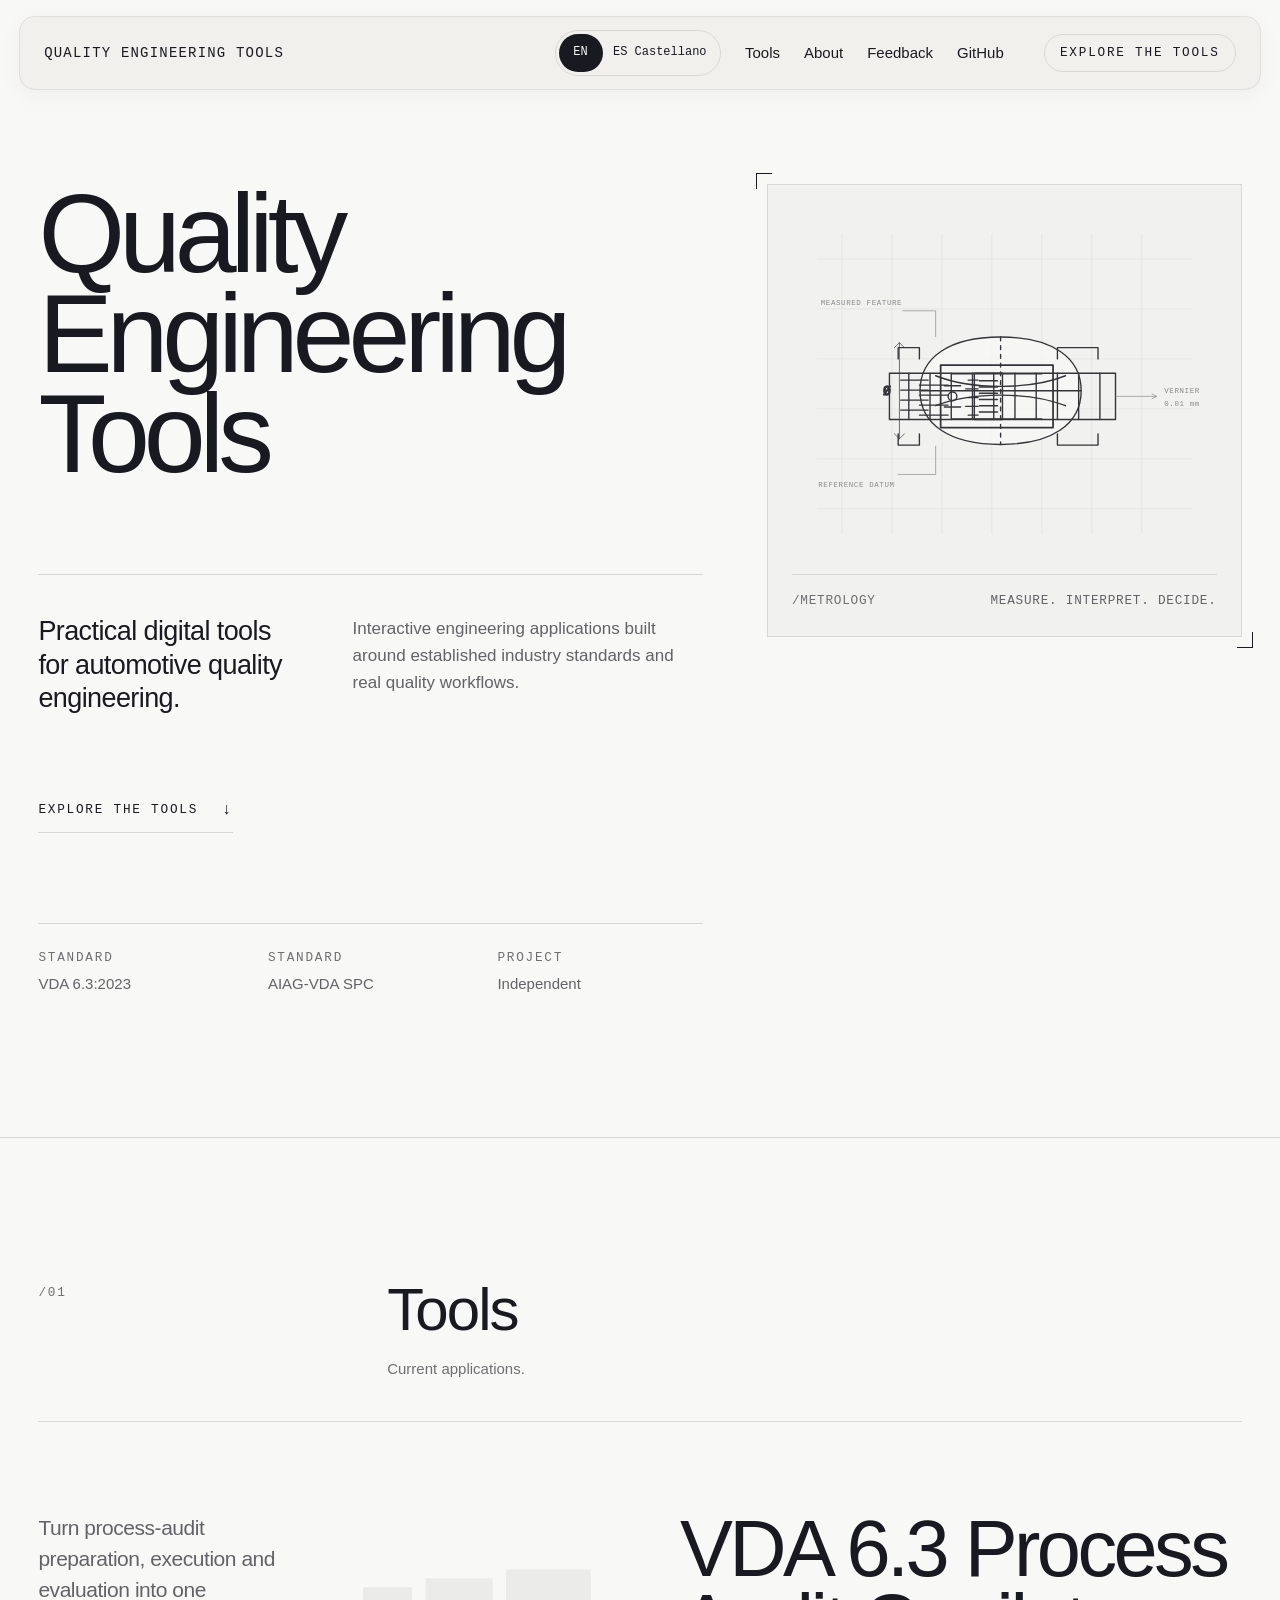
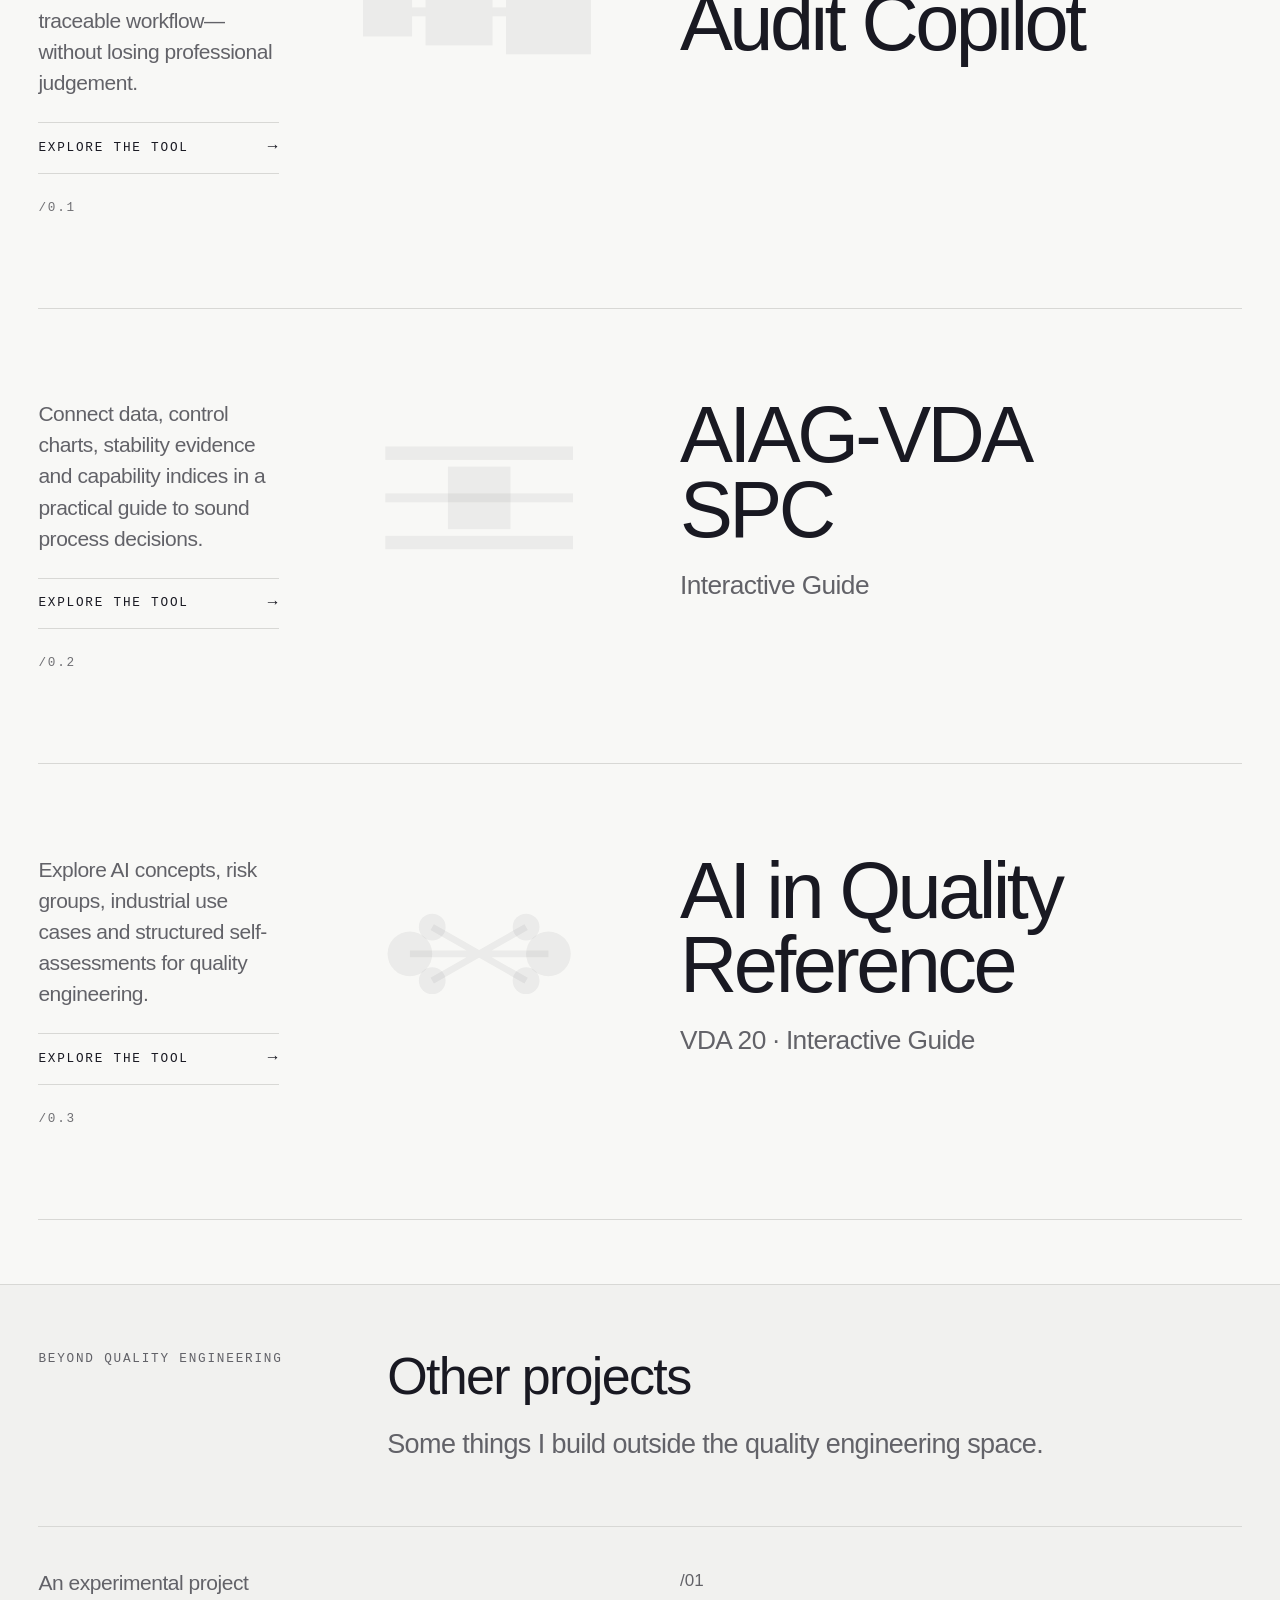
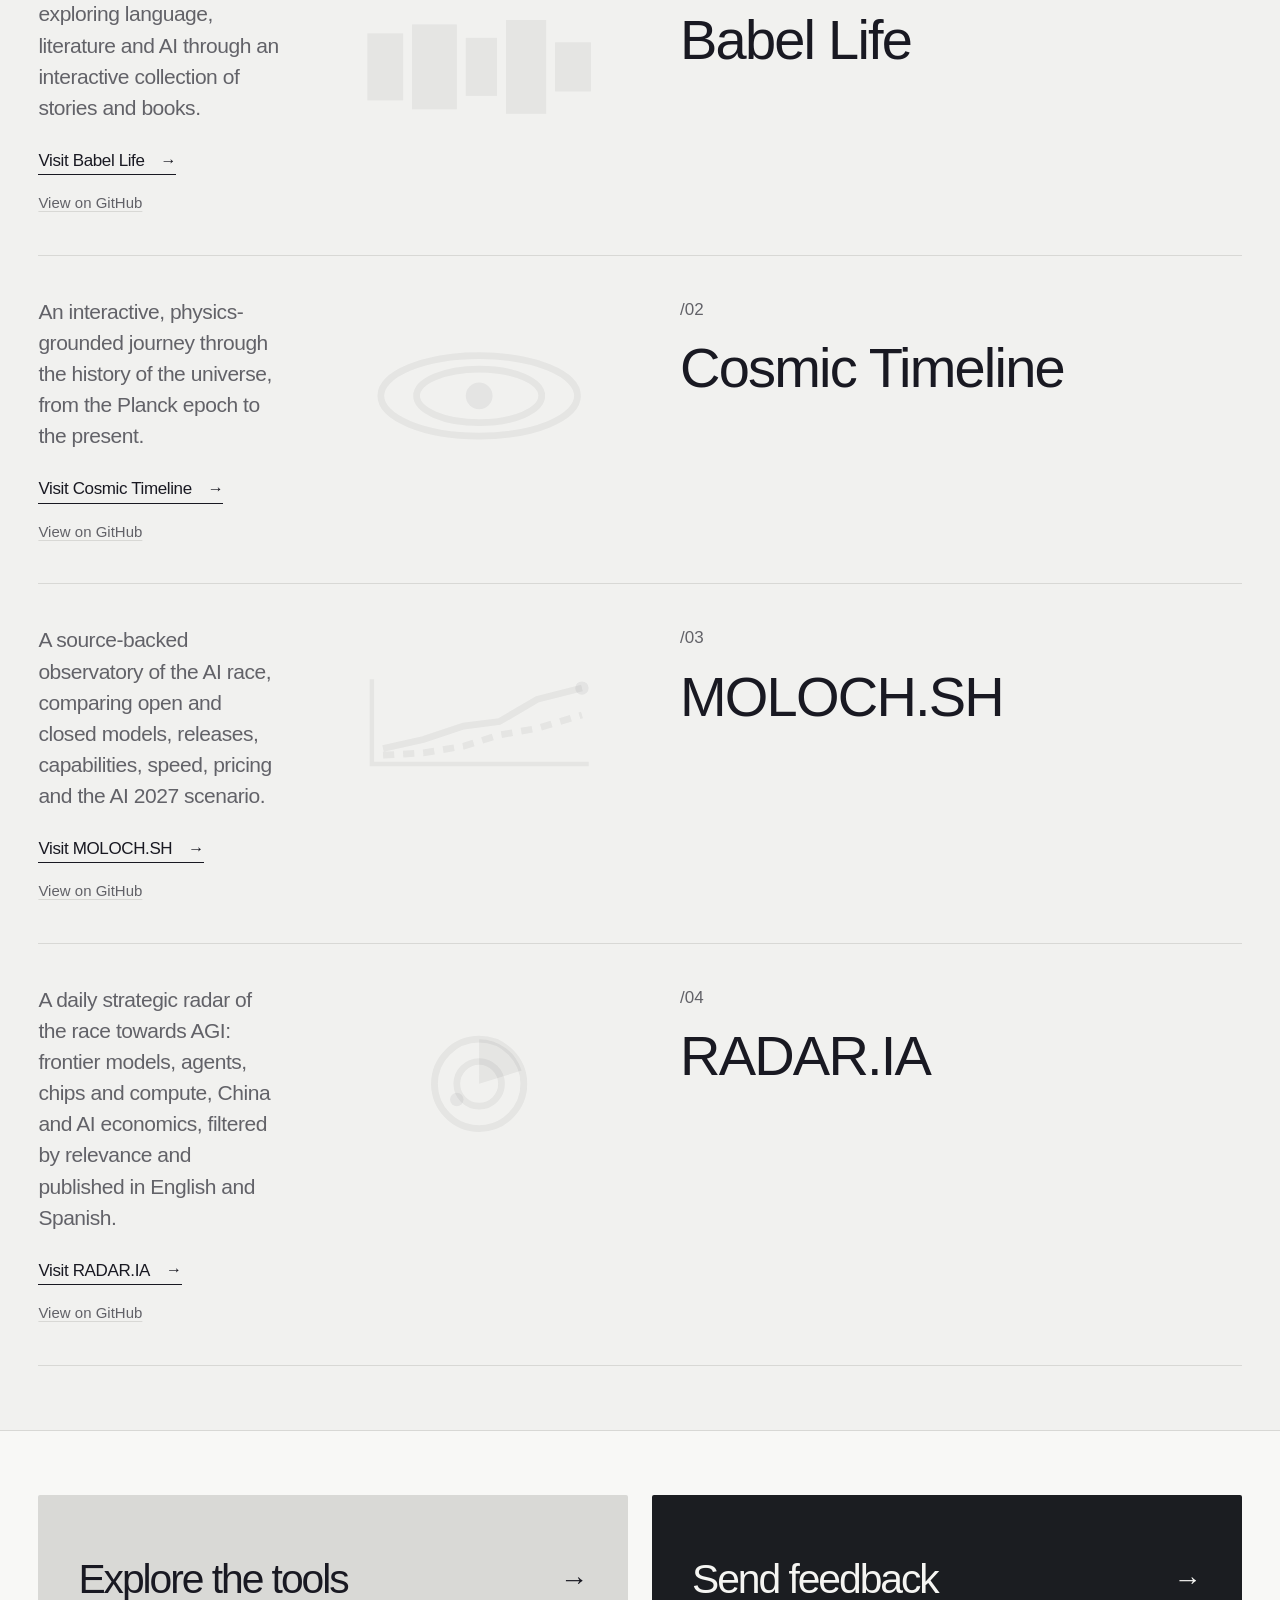
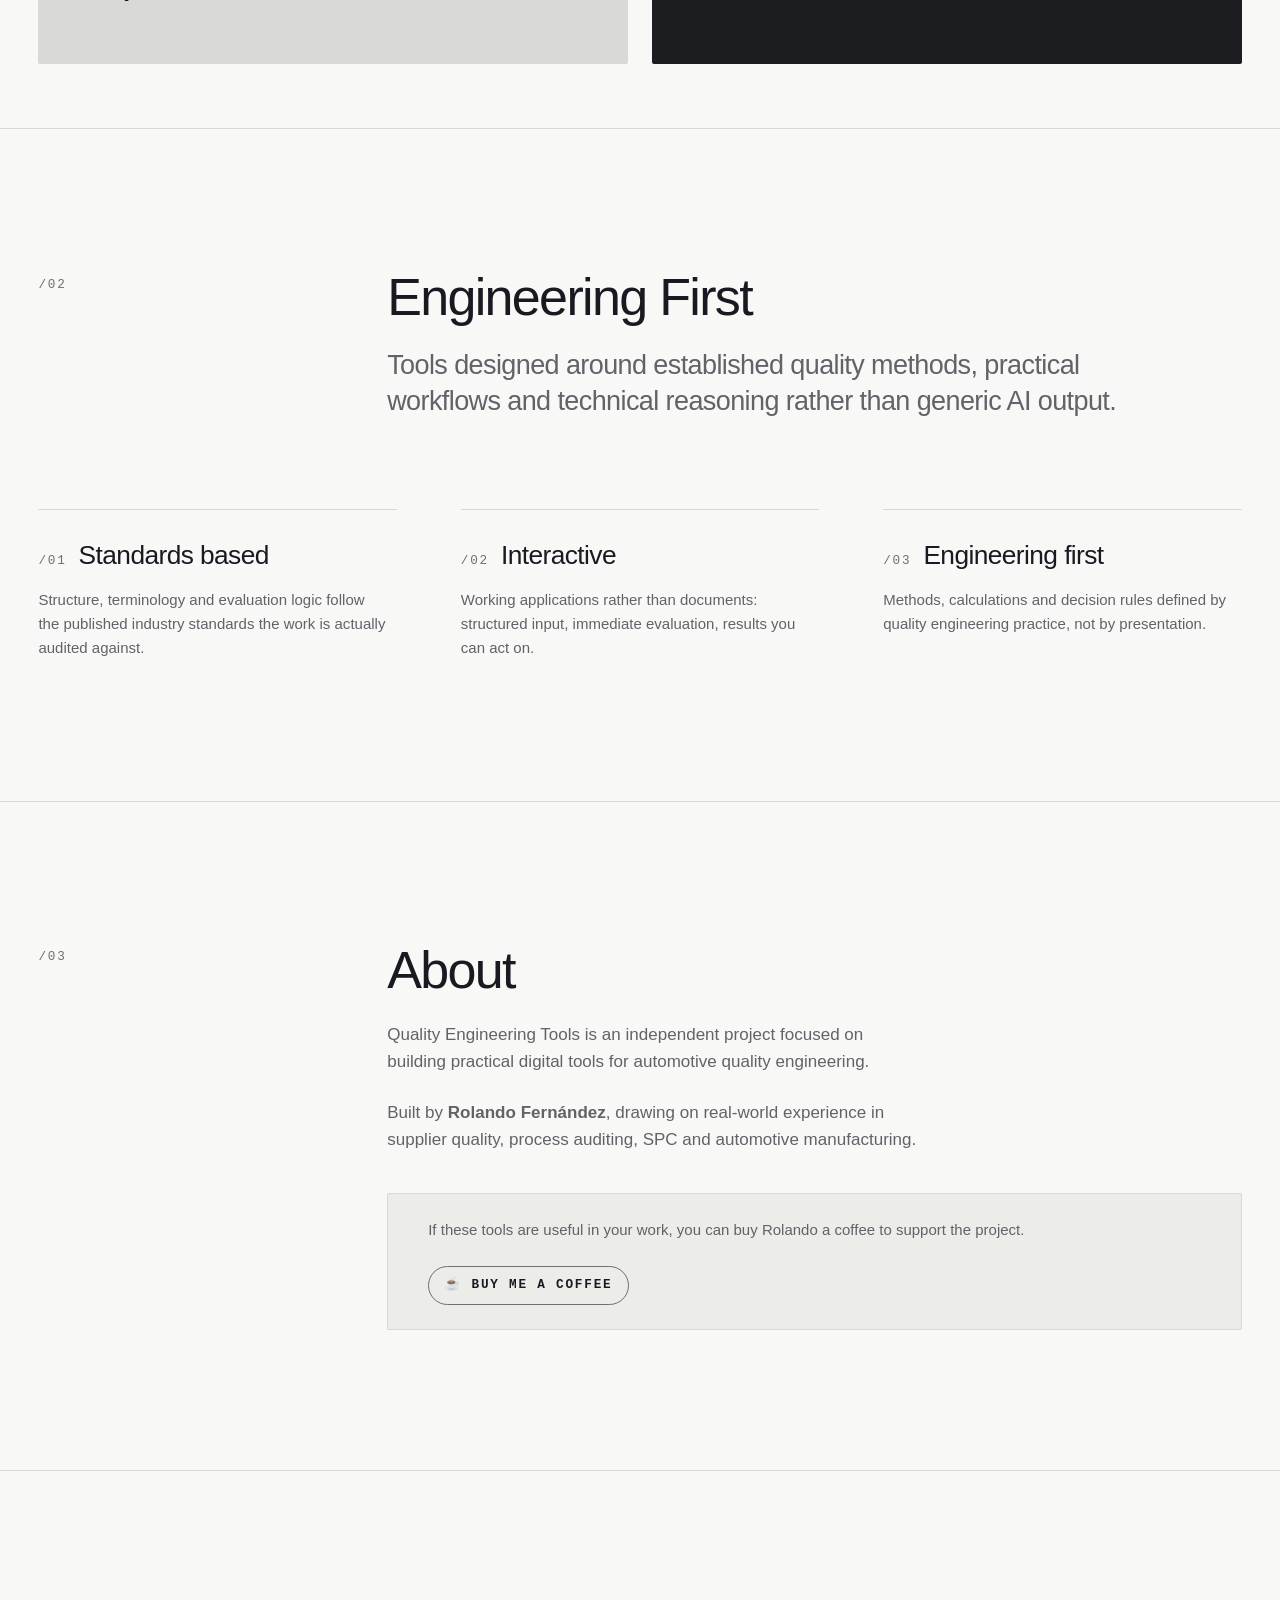
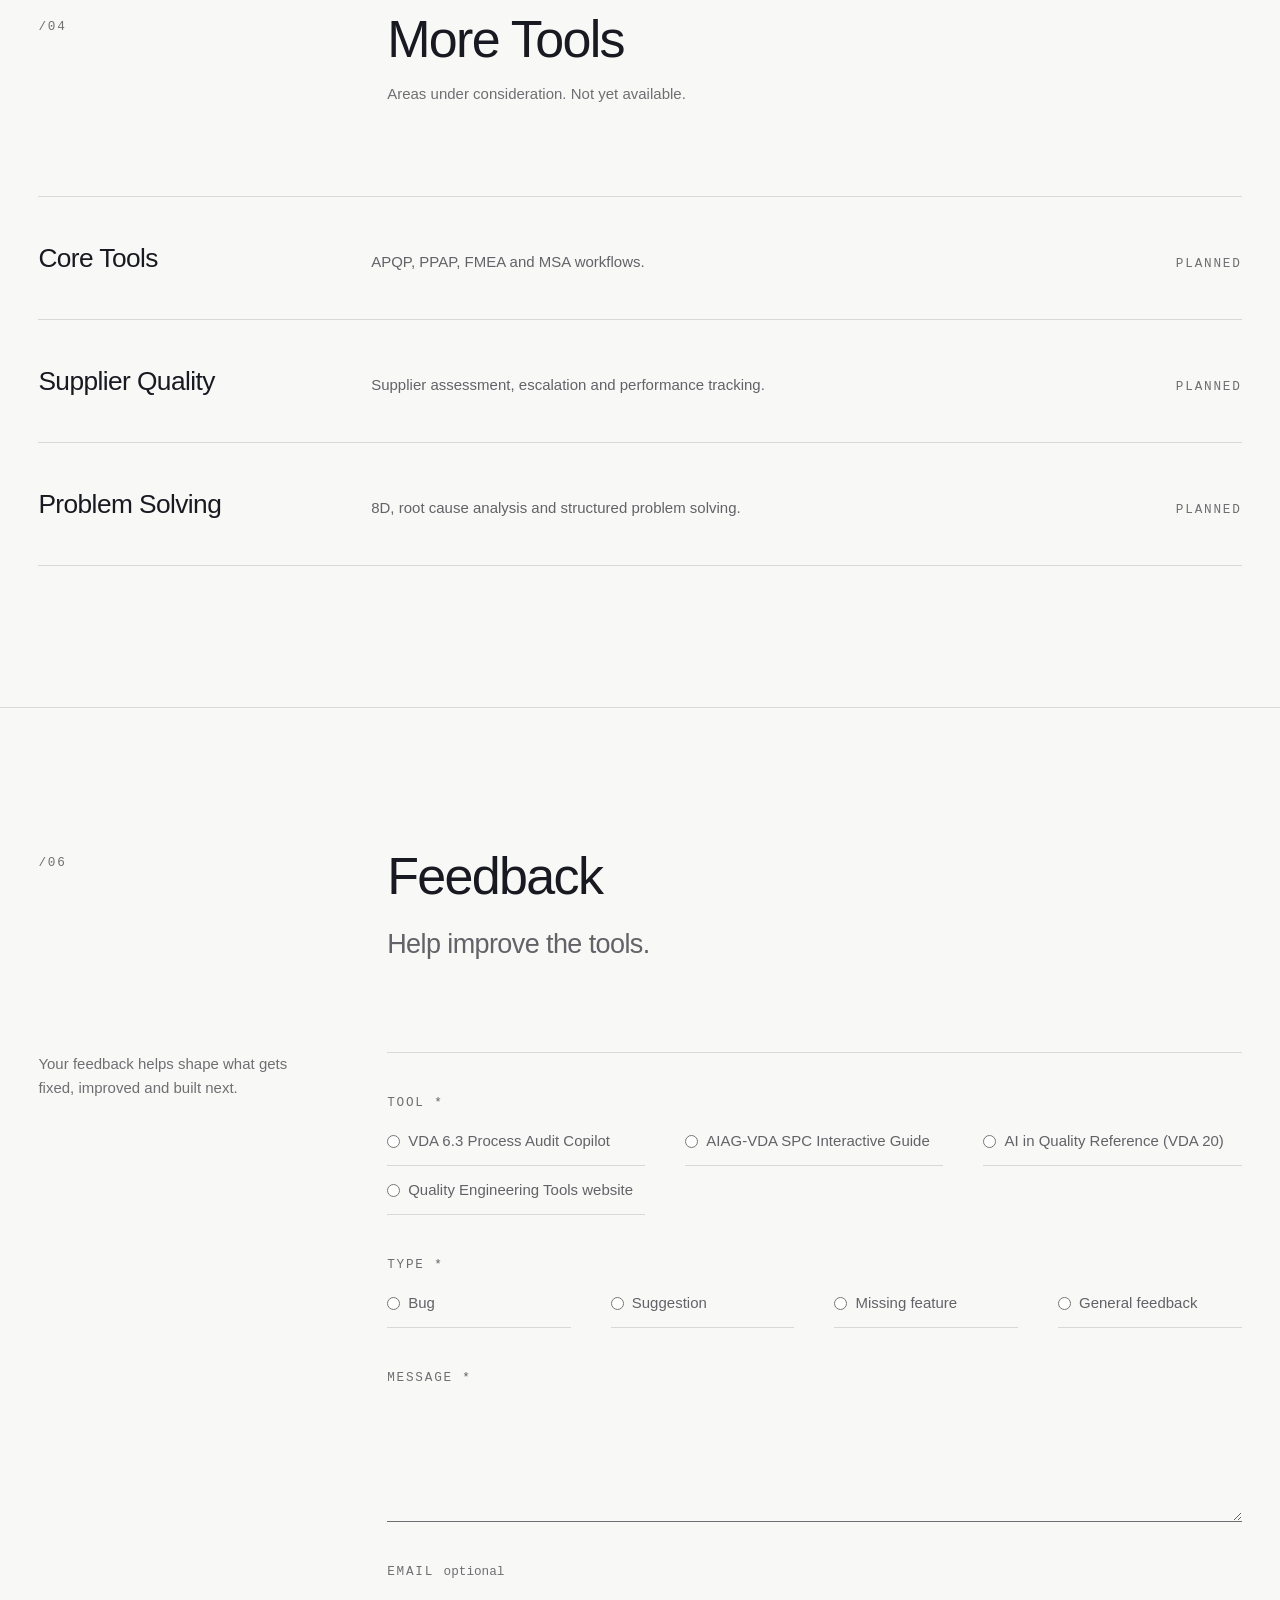
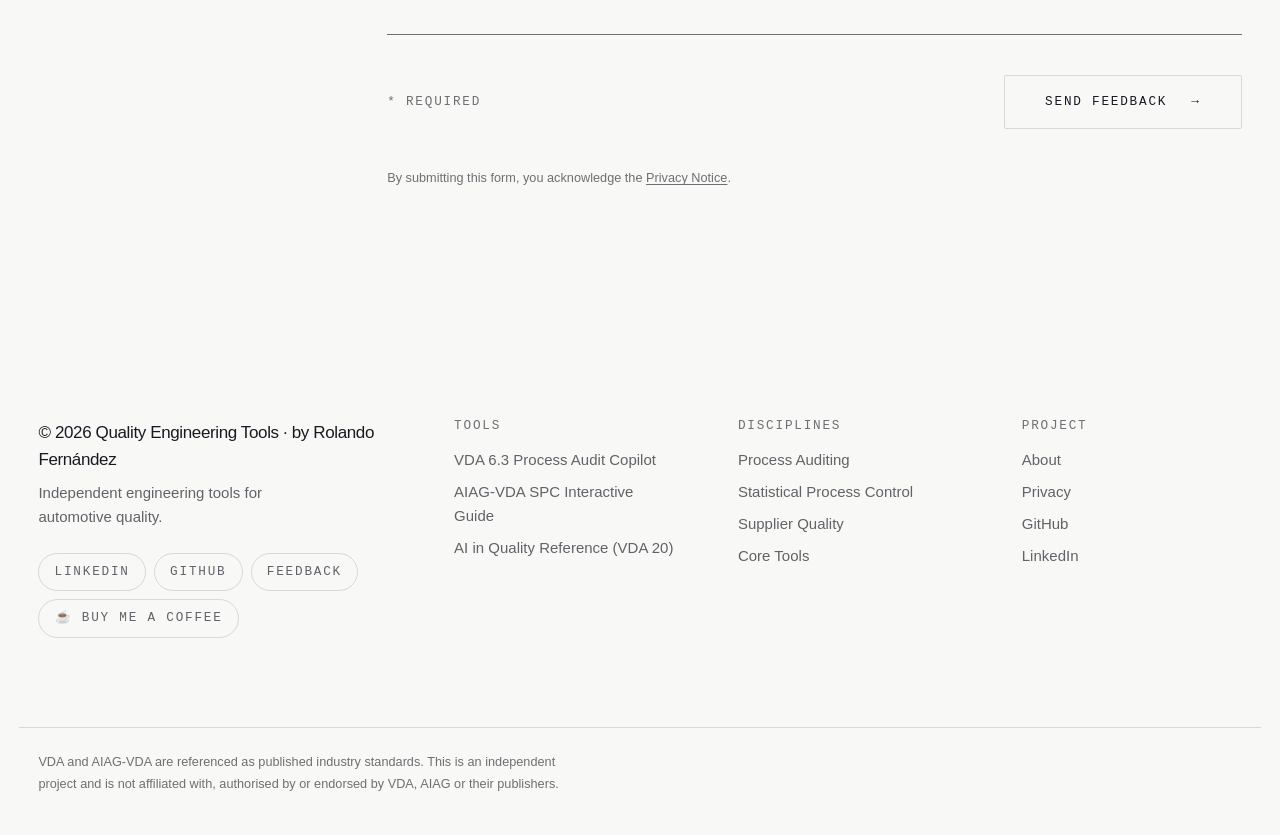
<file: index.html>
<!DOCTYPE html>
<html lang="en" translate="no">
<head>
<meta charset="utf-8">
<meta name="viewport" content="width=device-width, initial-scale=1">
<meta name="color-scheme" content="light">
<meta name="google" content="notranslate">
<title>Quality Engineering Tools — VDA 6.3, AIAG-VDA SPC &amp; AI Quality Reference</title>
<meta name="description" content="Explore independent quality engineering tools for VDA 6.3 process auditing, AIAG-VDA SPC, and AI in quality based on VDA Volume 20.">
<meta name="theme-color" content="#f8f8f6">
<meta name="google-site-verification" content="yh8wm8HsAeqP892U5UGczQs-RLnGuNHx7WGfNntGduk">
<link rel="canonical" href="https://quality-engineering-tools.netlify.app/">

<!-- Open Graph / social preview. -->
<meta property="og:type" content="website">
<meta property="og:title" content="Quality Engineering Tools — VDA 6.3, SPC &amp; AI Quality Reference">
<meta property="og:description" content="Practical tools for process auditing, statistical process control and AI in quality engineering.">
<meta property="og:locale" content="en_US">
<meta property="og:url" content="https://quality-engineering-tools.netlify.app/">
<meta property="og:image" content="https://quality-engineering-tools.netlify.app/media/og-image.png">
<meta property="og:image:width" content="1200">
<meta property="og:image:height" content="630">
<meta property="og:image:alt" content="Quality Engineering Tools — automotive quality engineering applications">
<meta name="twitter:card" content="summary_large_image">
<meta name="twitter:image" content="https://quality-engineering-tools.netlify.app/media/og-image.png">

<!-- Inline SVG favicon: a thin square mark. No extra request, no external asset. -->
<link rel="icon" href="data:image/svg+xml,<svg xmlns='http://www.w3.org/2000/svg' viewBox='0 0 32 32'><rect width='32' height='32' fill='%23f8f8f6'/><rect x='7.5' y='7.5' width='17' height='17' fill='none' stroke='%23191922' stroke-width='2'/></svg>">

<link rel="stylesheet" href="css/styles.css">
</head>
<body>

<a class="skip-link" href="#main">Skip to content</a>

<!-- ============================================================
     HEADER — floating, light, compact
     ============================================================ -->
<header class="masthead" id="masthead">
  <div class="masthead__bar">
    <a class="brand" href="#top">Quality Engineering Tools</a>

    <div class="language-switch" role="group" aria-label="Language" hidden>
      <button type="button" data-language="en" lang="en" aria-label="English" aria-pressed="true">EN</button>
      <button type="button" data-language="es" lang="es" aria-label="Castellano" aria-pressed="false">ES <span>Castellano</span></button>
    </div>

    <button class="nav-toggle" type="button" aria-expanded="false" aria-controls="site-nav">Menu</button>

    <nav class="site-nav" id="site-nav" aria-label="Primary">
      <ul class="site-nav__list">
        <li><a href="#tools">Tools</a></li>
        <li><a href="#about">About</a></li>
        <li><a href="#feedback">Feedback</a></li>
        <li><a href="https://github.com/rolandojf-gif" target="_blank" rel="noopener noreferrer">GitHub</a></li>
      </ul>
      <a class="pill pill--action" href="#tools" data-track="explore_tools_header">Explore the tools</a>
    </nav>
  </div>
</header>

<!-- tabindex="-1" lets the skip link move focus here, not just scroll. -->
<main id="main" tabindex="-1">

  <!-- ============================================================
       HERO
       ============================================================ -->
  <section class="hero" id="top" aria-labelledby="hero-title">
    <div class="container hero__layout">
      <div class="hero__content">
        <h1 class="hero__title" id="hero-title" data-i18n-hero>Quality Engineering<br>Tools</h1>

        <div class="hero__body">
          <p class="hero__lead">Practical digital tools for automotive quality engineering.</p>
          <p class="hero__note">Interactive engineering applications built around established industry standards and real quality workflows.</p>
          <a class="hero__explore" href="#tools" data-track="explore_tools_hero">
            <span>Explore the tools</span>
            <span class="hero__explore-arrow" aria-hidden="true">&darr;</span>
          </a>
        </div>

        <dl class="hero__meta">
        <div class="hero__meta-item">
          <dt>Standard</dt>
          <dd>VDA 6.3:2023</dd>
        </div>
        <div class="hero__meta-item">
          <dt>Standard</dt>
          <dd>AIAG-VDA SPC</dd>
        </div>
        <div class="hero__meta-item">
          <dt>Project</dt>
          <dd>Independent</dd>
        </div>
      </dl>
      </div>

      <figure class="hero-drawing" aria-label="Technical line drawing of a vernier caliper measuring a cylindrical part">
        <svg viewBox="0 0 680 560" role="img" aria-labelledby="caliper-title caliper-desc">
          <title id="caliper-title">Vernier caliper technical drawing</title>
          <desc id="caliper-desc">Minimal line drawing of a vernier caliper positioned across a cylindrical measured part, with construction lines and scale marks.</desc>
          <g class="hero-drawing__grid" aria-hidden="true">
            <path d="M40 80H640M40 160H640M40 240H640M40 320H640M40 400H640M40 480H640"/>
            <path d="M80 40V520M160 40V520M240 40V520M320 40V520M400 40V520M480 40V520M560 40V520"/>
          </g>
          <g class="hero-drawing__object">
            <path d="M205 291C205 238 251 205 334 205S463 238 463 291 417 377 334 377 205 344 205 291Z"/>
            <path d="M205 291H463M230 267C260 279 295 284 334 284s74-5 104-17M230 315c30-12 65-17 104-17s74 5 104 17"/>
            <path d="M334 205V377" stroke-dasharray="6 8"/>
            <path class="hero-drawing__dimension" d="M172 214V368M164 222l8-8 8 8M164 360l8 8 8-8"/>
            <text x="146" y="298">&#216;</text>
          </g>
          <g class="hero-drawing__caliper">
            <path d="M156 263H518V337H156z"/>
            <path d="M187 263V337M221 263V337M255 263V337M289 263V337M323 263V337M357 263V337M391 263V337M425 263V337M459 263V337M493 263V337"/>
            <path d="M174 274H218M204 282H250M174 290H218M204 298H250M174 306H218M204 314H250M174 322H218M204 330H250"/>
            <path d="M292 263H337V337H292z"/>
            <path d="M300 275H329M300 285H329M300 295H329M300 305H329M300 315H329M300 325H329"/>
            <path d="M282 274H298M278 288H298M282 302H298M278 316H298M282 330H298"/>
            <path d="M170 240V222H204V240M425 240V222H490V240M170 360V378H204V360M425 360V378H490V360"/>
            <path class="hero-drawing__slider" d="M238 250H418V350H238z"/>
            <path d="M256 264H400M256 336H400"/>
            <circle cx="257" cy="300" r="7"/>
            <path d="M244 283H270M244 317H270"/>
          </g>
          <g class="hero-drawing__callouts" aria-hidden="true">
            <path d="M518 300H584M584 300l-8-4M584 300l-8 4"/>
            <text x="596" y="294">VERNIER</text>
            <text x="596" y="316">0.01 mm</text>
            <path d="M230 205V163H177M230 379V425H169"/>
            <text x="46" y="154">MEASURED FEATURE</text>
            <text x="42" y="445">REFERENCE DATUM</text>
          </g>
        </svg>
        <figcaption>
          <span class="hero-drawing__index">/METROLOGY</span>
          <span>Measure. Interpret. Decide.</span>
        </figcaption>
      </figure>
    </div>
  </section>

  <!-- ============================================================
       TOOLS — the central section of the site
       ============================================================ -->
  <section class="section products" id="tools" aria-labelledby="tools-title">
    <div class="container">

      <header class="section-head">
        <p class="section-index">/01</p>
        <div class="section-head__text">
          <h2 class="section-title" id="tools-title">Tools</h2>
          <p class="section-note">Current applications.</p>
        </div>
      </header>

      <!-- Product 0.1 ------------------------------------------------ -->
      <article class="product">
        <figure class="product__media">
          <div class="media-frame">
            <!-- Base layer: a quiet geometric mark, not a logo. It stays
                 underneath whatever is placed above it. -->
            <span class="media-frame__glyph" aria-hidden="true">
              <svg viewBox="0 0 112 50" fill="currentColor" aria-hidden="true" focusable="false">
                <rect x="4" y="14" width="22" height="22"/>
                <rect x="26" y="23" width="6" height="4"/>
                <rect x="32" y="10" width="30" height="30"/>
                <rect x="62" y="23" width="6" height="4"/>
                <rect x="68" y="6" width="38" height="38"/>
              </svg>
            </span>

            <!-- Overlay layer. Absolutely positioned over the glyph, so it
                 adds no layout and fades in on opacity alone. js/main.js plays
                 it when the row gains `preview-active`. -->
            <video
              class="media-frame__video"
              muted
              loop
              playsinline
              preload="metadata"
              aria-hidden="true"
            >
              <source src="assets/video/vda-preview.mp4" type="video/mp4">
            </video>
          </div>
        </figure>

        <div class="product__heading">
          <h3 class="product__title">
            <a class="product__link" href="https://vda63-guia-consulta.netlify.app/" target="_blank" rel="noopener noreferrer" data-track="vda_tool_open">
              <span class="product__title-line">VDA 6.3 Process</span>
              <span class="product__title-line">Audit Copilot</span>
            </a>
          </h3>
        </div>

        <p class="product__desc">Turn process-audit preparation, execution and evaluation into one traceable workflow—without losing professional judgement.</p>

        <a class="product__cta" href="https://vda63-guia-consulta.netlify.app/" target="_blank" rel="noopener noreferrer" data-track="vda_tool_explore">
          <span>Explore the tool</span>
          <span aria-hidden="true">&rarr;</span>
        </a>

        <p class="product__index">/0.1</p>
      </article>

      <!-- Product 0.2 ------------------------------------------------ -->
      <article class="product">
        <figure class="product__media">
          <div class="media-frame">
            <!-- Base layer: a quiet geometric mark, not a logo. It stays
                 underneath whatever is placed above it. -->
            <span class="media-frame__glyph" aria-hidden="true">
              <svg viewBox="0 0 112 50" fill="currentColor" aria-hidden="true" focusable="false">
                <rect x="14" y="2" width="84" height="6"/>
                <rect x="14" y="23" width="84" height="4"/>
                <rect x="42" y="11" width="28" height="28"/>
                <rect x="14" y="42" width="84" height="6"/>
              </svg>
            </span>

            <!-- Overlay layer. Absolutely positioned over the glyph, so it
                 adds no layout and fades in on opacity alone. js/main.js plays
                 it when the row gains `preview-active`. -->
            <video
              class="media-frame__video"
              muted
              loop
              playsinline
              preload="metadata"
              aria-hidden="true"
            >
              <source src="assets/video/spc-preview.mp4" type="video/mp4">
            </video>
          </div>
        </figure>

        <div class="product__heading">
          <h3 class="product__title">
            <a class="product__link" href="https://spc-aiag-vda-2026.netlify.app/" target="_blank" rel="noopener noreferrer" data-track="spc_tool_open">AIAG-VDA<br>SPC</a>
          </h3>
          <p class="product__subtitle">Interactive Guide</p>
        </div>

        <p class="product__desc">Connect data, control charts, stability evidence and capability indices in a practical guide to sound process decisions.</p>

        <a class="product__cta" href="https://spc-aiag-vda-2026.netlify.app/" target="_blank" rel="noopener noreferrer" data-track="spc_tool_explore">
          <span>Explore the tool</span>
          <span aria-hidden="true">&rarr;</span>
        </a>

        <p class="product__index">/0.2</p>
      </article>

      <!-- Product 0.3 ------------------------------------------------ -->
      <article class="product">
        <figure class="product__media" aria-label="Abstract connected nodes representing AI systems in quality engineering">
          <div class="media-frame">
            <span class="media-frame__glyph" aria-hidden="true">
              <svg viewBox="0 0 112 50" fill="none" stroke="currentColor" stroke-width="3" aria-hidden="true" focusable="false">
                <path d="M25 25H87M35 13L77 37M35 37L77 13"/>
                <circle cx="25" cy="25" r="10" fill="currentColor" stroke="none"/>
                <circle cx="87" cy="25" r="10" fill="currentColor" stroke="none"/>
                <circle cx="35" cy="13" r="6" fill="currentColor" stroke="none"/>
                <circle cx="77" cy="37" r="6" fill="currentColor" stroke="none"/>
                <circle cx="35" cy="37" r="6" fill="currentColor" stroke="none"/>
                <circle cx="77" cy="13" r="6" fill="currentColor" stroke="none"/>
              </svg>
            </span>

            <!-- Overlay layer. Absolutely positioned over the glyph, so it
                 adds no layout and fades in on opacity alone. js/main.js plays
                 it when the row gains `preview-active`. -->
            <video
              class="media-frame__video"
              muted
              loop
              playsinline
              preload="metadata"
              aria-hidden="true"
            >
              <source src="assets/video/vda20-preview.mp4" type="video/mp4">
            </video>
          </div>
        </figure>

        <div class="product__heading">
          <h3 class="product__title">
            <a class="product__link" href="https://ai-quality-reference-preview.netlify.app/" target="_blank" rel="noopener noreferrer" data-track="ai_quality_tool_open">
              <span class="product__title-line">AI in Quality</span>
              <span class="product__title-line">Reference</span>
            </a>
          </h3>
          <p class="product__subtitle">VDA 20 · Interactive Guide</p>
        </div>

        <p class="product__desc">Explore AI concepts, risk groups, industrial use cases and structured self-assessments for quality engineering.</p>

        <a class="product__cta" href="https://ai-quality-reference-preview.netlify.app/" target="_blank" rel="noopener noreferrer" data-track="ai_quality_tool_explore">
          <span>Explore the tool</span>
          <span aria-hidden="true">&rarr;</span>
        </a>

        <p class="product__index">/0.3</p>
      </article>

    </div>
  </section>

  <!-- ============================================================
       OTHER PROJECTS — beyond quality engineering
       ============================================================ -->
  <section class="section other-projects" id="other-projects" aria-labelledby="other-projects-title">
    <div class="container">

      <header class="other-projects__head">
        <p class="section-index other-projects__eyebrow">BEYOND QUALITY ENGINEERING</p>
        <div class="other-projects__heading">
          <h2 class="section-title" id="other-projects-title">Other projects</h2>
          <p class="section-lead">Some things I build outside the quality engineering space.</p>
        </div>
      </header>

      <ul class="other-projects__list">
        <li class="other-project">
          <div class="other-project__intro">
            <p class="other-project__index">/01</p>
            <h3 class="other-project__title"><a class="other-project__link" href="https://babel-life.netlify.app/" target="_blank" rel="noopener noreferrer" data-track="babel_life_open">Babel Life</a></h3>
          </div>
          <figure class="other-project__media">
            <div class="media-frame">
              <span class="media-frame__glyph" aria-hidden="true">
                <svg viewBox="0 0 112 50" fill="currentColor" aria-hidden="true" focusable="false">
                  <rect x="6" y="10" width="16" height="30"/>
                  <rect x="26" y="6" width="20" height="38"/>
                  <rect x="50" y="12" width="14" height="26"/>
                  <rect x="68" y="4" width="18" height="42"/>
                  <rect x="90" y="14" width="16" height="22"/>
                </svg>
              </span>
              <video
                class="media-frame__video"
                muted
                loop
                playsinline
                preload="metadata"
                aria-hidden="true"
              >
                <source src="assets/video/babel-life-preview.mp4" type="video/mp4">
              </video>
            </div>
          </figure>
          <div class="other-project__body">
            <p class="other-project__desc">An experimental project exploring language, literature and AI through an interactive collection of stories and books.</p>
            <div class="other-project__actions">
              <a class="other-project__cta" href="https://babel-life.netlify.app/" target="_blank" rel="noopener noreferrer" data-track="babel_life_visit">Visit Babel Life <span aria-hidden="true">&rarr;</span></a>
              <a class="other-project__source" href="https://github.com/rolandojf-gif/babel-life" target="_blank" rel="noopener noreferrer" data-track="babel_life_github">View on GitHub</a>
            </div>
          </div>
        </li>
        <li class="other-project">
          <div class="other-project__intro">
            <p class="other-project__index">/02</p>
            <h3 class="other-project__title"><a class="other-project__link" href="https://cosmic-timeline.netlify.app/" target="_blank" rel="noopener noreferrer" data-track="cosmic_timeline_open">Cosmic Timeline</a></h3>
          </div>
          <figure class="other-project__media">
            <div class="media-frame">
              <span class="media-frame__glyph" aria-hidden="true">
                <svg viewBox="0 0 112 50" fill="none" stroke="currentColor" stroke-width="3" aria-hidden="true" focusable="false">
                  <circle cx="56" cy="25" r="6" fill="currentColor" stroke="none"/>
                  <ellipse cx="56" cy="25" rx="28" ry="12"/>
                  <ellipse cx="56" cy="25" rx="44" ry="18"/>
                </svg>
              </span>
              <video
                class="media-frame__video"
                muted
                loop
                playsinline
                preload="metadata"
                aria-hidden="true"
              >
                <source src="assets/video/cosmic-timeline-preview.mp4" type="video/mp4">
              </video>
            </div>
          </figure>
          <div class="other-project__body">
            <p class="other-project__desc">An interactive, physics-grounded journey through the history of the universe, from the Planck epoch to the present.</p>
            <div class="other-project__actions">
              <a class="other-project__cta" href="https://cosmic-timeline.netlify.app/" target="_blank" rel="noopener noreferrer" data-track="cosmic_timeline_visit">Visit Cosmic Timeline <span aria-hidden="true">&rarr;</span></a>
              <a class="other-project__source" href="https://github.com/rolandojf-gif/Cosmic-timeline" target="_blank" rel="noopener noreferrer" data-track="cosmic_timeline_github">View on GitHub</a>
            </div>
          </div>
        </li>
        <li class="other-project">
          <div class="other-project__intro">
            <p class="other-project__index">/03</p>
            <h3 class="other-project__title"><a class="other-project__link" href="https://moloch-sh.netlify.app/" target="_blank" rel="noopener noreferrer" data-track="moloch_open">MOLOCH.SH</a></h3>
          </div>
          <figure class="other-project__media">
            <div class="media-frame">
              <span class="media-frame__glyph" aria-hidden="true">
                <svg viewBox="0 0 112 50" fill="none" stroke="currentColor" stroke-width="3" aria-hidden="true" focusable="false">
                  <path d="M8 5V43H105" stroke-width="2"/>
                  <polyline points="13,36 31,32 49,26 65,24 82,14 102,9"/>
                  <polyline points="13,39 31,38 49,35 65,30 82,27 102,21" stroke-dasharray="5 4"/>
                  <circle cx="102" cy="9" r="3" fill="currentColor" stroke="none"/>
                </svg>
              </span>
              <video class="media-frame__video" muted loop playsinline preload="metadata" aria-hidden="true">
                <source src="assets/video/moloch-sh-preview.mp4" type="video/mp4">
              </video>
            </div>
          </figure>
          <div class="other-project__body">
            <p class="other-project__desc">A source-backed observatory of the AI race, comparing open and closed models, releases, capabilities, speed, pricing and the AI 2027 scenario.</p>
            <div class="other-project__actions">
              <a class="other-project__cta" href="https://moloch-sh.netlify.app/" target="_blank" rel="noopener noreferrer" data-track="moloch_visit">Visit MOLOCH.SH <span aria-hidden="true">&rarr;</span></a>
              <a class="other-project__source" href="https://github.com/rolandojf-gif/moloch-sh" target="_blank" rel="noopener noreferrer" data-track="moloch_github">View on GitHub</a>
            </div>
          </div>
        </li>
        <li class="other-project">
          <div class="other-project__intro">
            <p class="other-project__index">/04</p>
            <h3 class="other-project__title"><a class="other-project__link" href="https://aievolve.netlify.app/" target="_blank" rel="noopener noreferrer" data-track="radar_ia_open">RADAR.IA</a></h3>
          </div>
          <figure class="other-project__media">
            <div class="media-frame">
              <span class="media-frame__glyph" aria-hidden="true">
                <svg viewBox="0 0 112 50" fill="none" stroke="currentColor" stroke-width="3" aria-hidden="true" focusable="false">
                  <circle cx="56" cy="25" r="20"/>
                  <circle cx="56" cy="25" r="10"/>
                  <path d="M56 25V5A20 20 0 0 1 75 19Z" fill="currentColor" stroke="none"/>
                  <circle cx="46" cy="32" r="3" fill="currentColor" stroke="none"/>
                </svg>
              </span>
              <video class="media-frame__video" muted loop playsinline preload="metadata" aria-hidden="true">
                <source src="assets/video/radar-ia-preview.mp4" type="video/mp4">
              </video>
            </div>
          </figure>
          <div class="other-project__body">
            <p class="other-project__desc">A daily strategic radar of the race towards AGI: frontier models, agents, chips and compute, China and AI economics, filtered by relevance and published in English and Spanish.</p>
            <div class="other-project__actions">
              <a class="other-project__cta" href="https://aievolve.netlify.app/" target="_blank" rel="noopener noreferrer" data-track="radar_ia_visit">Visit RADAR.IA <span aria-hidden="true">&rarr;</span></a>
              <a class="other-project__source" href="https://github.com/rolandojf-gif/ai-intel-briefing-v3" target="_blank" rel="noopener noreferrer" data-track="radar_ia_github">View on GitHub</a>
            </div>
          </div>
        </li>
      </ul>

    </div>
  </section>

  <!-- ============================================================
       BOTTOM CTA
       ============================================================ -->
  <section class="cta-shell" aria-label="Next steps">
    <div class="container">
      <div class="cta-grid">
        <a class="cta cta--one" href="#tools" data-track="explore_tools_cta">
          <span class="cta__inner">
            <span class="cta__label">Explore the tools</span>
            <span class="cta__arrow" aria-hidden="true">&rarr;</span>
          </span>
        </a>

        <a class="cta cta--two" href="#feedback" data-track="feedback_cta">
          <span class="cta__inner">
            <span class="cta__label">Send feedback</span>
            <span class="cta__arrow" aria-hidden="true">&rarr;</span>
          </span>
        </a>
      </div>
    </div>
  </section>

  <!-- ============================================================
       ENGINEERING PHILOSOPHY
       ============================================================ -->
  <section class="section philosophy" aria-labelledby="philosophy-title">
    <div class="container">

      <header class="section-head">
        <p class="section-index">/02</p>
        <div class="section-head__text">
          <h2 class="section-title" id="philosophy-title">Engineering First</h2>
          <p class="section-lead">Tools designed around established quality methods, practical workflows and technical reasoning rather than generic AI output.</p>
        </div>
      </header>

      <dl class="principles">
        <div class="principle">
          <dt class="principle__term">Standards based</dt>
          <dd class="principle__def">Structure, terminology and evaluation logic follow the published industry standards the work is actually audited against.</dd>
        </div>
        <div class="principle">
          <dt class="principle__term">Interactive</dt>
          <dd class="principle__def">Working applications rather than documents: structured input, immediate evaluation, results you can act on.</dd>
        </div>
        <div class="principle">
          <dt class="principle__term">Engineering first</dt>
          <dd class="principle__def">Methods, calculations and decision rules defined by quality engineering practice, not by presentation.</dd>
        </div>
      </dl>

    </div>
  </section>

  <!-- ============================================================
       ABOUT
       ============================================================ -->
  <section class="section about" id="about" aria-labelledby="about-title">
    <div class="container">
      <header class="section-head">
        <p class="section-index">/03</p>
        <div class="section-head__text">
          <h2 class="section-title" id="about-title">About</h2>
          <div class="prose">
            <p>Quality Engineering Tools is an independent project focused on building practical digital tools for automotive quality engineering.</p>
            <p>Built by <strong>Rolando Fernández</strong>, drawing on real-world experience in supplier quality, process auditing, SPC and automotive manufacturing.</p>
          </div>

          <div class="about-support">
            <p>If these tools are useful in your work, you can buy Rolando a coffee to support the project.</p>
            <a
              class="pill about-support__button"
              href="https://buymeacoffee.com/rolandofernandez"
              target="_blank"
              rel="noopener noreferrer"
              data-track="buymeacoffee_about"
            >☕ Buy me a coffee</a>
          </div>
        </div>
      </header>
    </div>
  </section>

  <!-- ============================================================
       FUTURE TOOLS
       ============================================================ -->
  <section class="section future" aria-labelledby="future-title">
    <div class="container">

      <header class="section-head">
        <p class="section-index">/04</p>
        <div class="section-head__text">
          <h2 class="section-title" id="future-title">More Tools</h2>
          <p class="section-note">Areas under consideration. Not yet available.</p>
        </div>
      </header>

      <ul class="future-list">
        <li class="future-item">
          <span class="future-item__name">Core Tools</span>
          <span class="future-item__desc">APQP, PPAP, FMEA and MSA workflows.</span>
          <span class="future-item__state">Planned</span>
        </li>
        <li class="future-item">
          <span class="future-item__name">Supplier Quality</span>
          <span class="future-item__desc">Supplier assessment, escalation and performance tracking.</span>
          <span class="future-item__state">Planned</span>
        </li>
        <li class="future-item">
          <span class="future-item__name">Problem Solving</span>
          <span class="future-item__desc">8D, root cause analysis and structured problem solving.</span>
          <span class="future-item__state">Planned</span>
        </li>
      </ul>

    </div>
  </section>

<!-- ============================================================
       FEEDBACK — Netlify form
       ============================================================ -->
  <section class="section feedback" id="feedback" aria-labelledby="feedback-title">
    <div class="container">

      <header class="section-head">
        <p class="section-index">/06</p>
        <div class="section-head__text">
          <h2 class="section-title" id="feedback-title">Feedback</h2>
          <p class="section-lead">Help improve the tools.</p>
        </div>
      </header>

      <!-- .demo-body / .demo-note are the shared layout for both form
           sections; reused here rather than duplicated. -->
      <div class="demo-body">
        <p class="demo-note">Your feedback helps shape what gets fixed, improved and built next.</p>

        <form
          class="form"
          id="feedback-form"
          name="feedback"
          method="POST"
          action="/feedback-received"
          data-netlify="true"
          netlify-honeypot="bot-field-feedback"
        >
          <input type="hidden" name="form-name" value="feedback">

          <p class="form__honeypot" hidden>
            <label>Leave this field empty <input name="bot-field-feedback" tabindex="-1" autocomplete="off"></label>
          </p>

          <fieldset class="field field--wide field--choice">
            <legend class="field__label">Tool <span class="field__req" aria-hidden="true">*</span></legend>
            <div class="choices">
              <label class="choice">
                <input type="radio" name="tool" value="VDA 6.3 Process Audit Copilot" required>
                <span>VDA 6.3 Process Audit Copilot</span>
              </label>
              <label class="choice">
                <input type="radio" name="tool" value="AIAG-VDA SPC Interactive Guide">
                <span>AIAG-VDA SPC Interactive Guide</span>
              </label>
              <label class="choice">
                <input type="radio" name="tool" value="AI in Quality Reference (VDA 20)">
                <span>AI in Quality Reference (VDA 20)</span>
              </label>
              <label class="choice">
                <input type="radio" name="tool" value="Quality Engineering Tools website">
                <span>Quality Engineering Tools website</span>
              </label>
            </div>
          </fieldset>

          <fieldset class="field field--wide field--choice">
            <legend class="field__label">Type <span class="field__req" aria-hidden="true">*</span></legend>
            <div class="choices choices--four">
              <label class="choice">
                <input type="radio" name="type" value="Bug" required>
                <span>Bug</span>
              </label>
              <label class="choice">
                <input type="radio" name="type" value="Suggestion">
                <span>Suggestion</span>
              </label>
              <label class="choice">
                <input type="radio" name="type" value="Missing feature">
                <span>Missing feature</span>
              </label>
              <label class="choice">
                <input type="radio" name="type" value="General feedback">
                <span>General feedback</span>
              </label>
            </div>
          </fieldset>

          <p class="field field--wide">
            <label class="field__label" for="feedback-message">Message <span class="field__req" aria-hidden="true">*</span></label>
            <textarea class="field__input field__input--area" id="feedback-message" name="message" rows="4" required></textarea>
          </p>

          <p class="field field--wide">
            <label class="field__label" for="feedback-email">Email <span class="field__optional">optional</span></label>
            <input class="field__input" type="email" id="feedback-email" name="email" autocomplete="email">
          </p>

          <div class="form__actions">
            <p class="form__required">* Required</p>
            <button class="form__submit" type="submit">
              <span>Send feedback</span>
              <span class="form__submit-arrow" aria-hidden="true">&rarr;</span>
            </button>
          </div>

          <p class="form__privacy">By submitting this form, you acknowledge the <a href="privacy.html">Privacy Notice</a>.</p>
        </form>
      </div>

    </div>
  </section>

</main>

<!-- ============================================================
     FOOTER
     ============================================================ -->
<footer class="site-footer">
  <div class="container footer-grid">

    <div class="footer-brand">
      <p class="footer-copy">&copy; 2026 Quality Engineering Tools · by Rolando Fernández</p>
      <p class="footer-tagline">Independent engineering tools for automotive quality.</p>
      <ul class="footer-social">
        <li><a class="pill" href="https://www.linkedin.com/in/rolando-fernandez-jara" target="_blank" rel="noopener noreferrer" data-track="linkedin_footer">LinkedIn</a></li>
        <li><a class="pill" href="https://github.com/rolandojf-gif" target="_blank" rel="noopener noreferrer" data-track="github_footer">GitHub</a></li>
        <li><a class="pill" href="#feedback">Feedback</a></li>
        <li><a class="pill" href="https://buymeacoffee.com/rolandofernandez" target="_blank" rel="noopener noreferrer" data-track="buymeacoffee_footer">☕ Buy me a coffee</a></li>
      </ul>
    </div>

    <nav class="footer-col" aria-labelledby="footer-tools">
      <h2 class="footer-col__title" id="footer-tools">Tools</h2>
      <ul class="footer-list">
        <li><a href="https://vda63-guia-consulta.netlify.app/" target="_blank" rel="noopener noreferrer">VDA 6.3 Process Audit Copilot</a></li>
        <li><a href="https://spc-aiag-vda-2026.netlify.app/" target="_blank" rel="noopener noreferrer">AIAG-VDA SPC Interactive Guide</a></li>
        <li><a href="https://ai-quality-reference-preview.netlify.app/" target="_blank" rel="noopener noreferrer">AI in Quality Reference (VDA 20)</a></li>
      </ul>
    </nav>

    <div class="footer-col">
      <h2 class="footer-col__title">Disciplines</h2>
      <ul class="footer-list footer-list--plain">
        <li>Process Auditing</li>
        <li>Statistical Process Control</li>
        <li>Supplier Quality</li>
        <li>Core Tools</li>
      </ul>
    </div>

    <nav class="footer-col" aria-labelledby="footer-project">
      <h2 class="footer-col__title" id="footer-project">Project</h2>
      <ul class="footer-list">
        <li><a href="#about">About</a></li>
        <li><a href="privacy.html">Privacy</a></li>
        <li><a href="https://github.com/rolandojf-gif" target="_blank" rel="noopener noreferrer">GitHub</a></li>
        <li><a href="https://www.linkedin.com/in/rolando-fernandez-jara" target="_blank" rel="noopener noreferrer">LinkedIn</a></li>
      </ul>
    </nav>

  </div>

  <div class="container footer-bottom">
    <p>VDA and AIAG-VDA are referenced as published industry standards. This is an independent project and is not affiliated with, authorised by or endorsed by VDA, AIAG or their publishers.</p>
  </div>
</footer>

<script src="js/translations.js" defer></script>
<script src="js/i18n.js" defer></script>
<script src="js/main.js" defer></script>
<!-- Cloudflare Web Analytics --><script type="module" src="https://static.cloudflareinsights.com/beacon.min.js" data-cf-beacon='{"token":"aacfcbaa721e4443981c76aaffa8f299"}'></script><!-- End Cloudflare Web Analytics -->
</body>
</html>
</file>
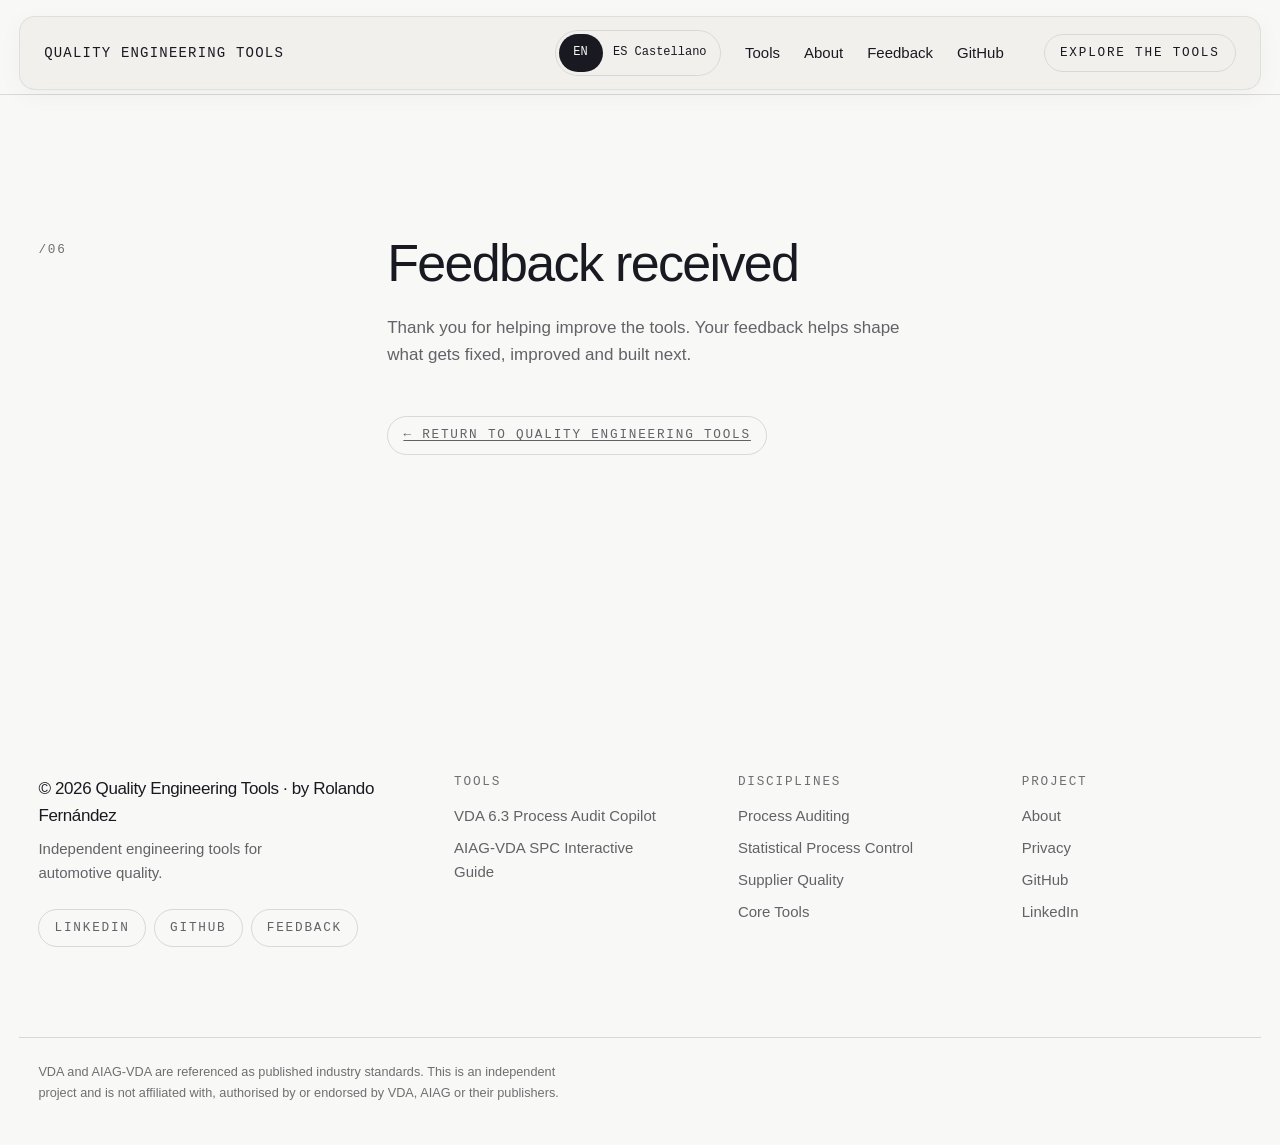
<file: feedback-received.html>
<!DOCTYPE html>
<html lang="en" translate="no">
<head>
<meta charset="utf-8">
<meta name="viewport" content="width=device-width, initial-scale=1">
<meta name="color-scheme" content="light">
<meta name="google" content="notranslate">
<title>Feedback Received — Quality Engineering Tools</title>
<meta name="description" content="Feedback received for Quality Engineering Tools.">
<meta name="theme-color" content="#f8f8f6">
<link rel="canonical" href="https://quality-engineering-tools.netlify.app/feedback-received.html">
<meta name="robots" content="noindex,follow">

<!-- Inline SVG favicon: a thin square mark. -->
<link rel="icon" href="data:image/svg+xml,<svg xmlns='http://www.w3.org/2000/svg' viewBox='0 0 32 32'><rect width='32' height='32' fill='%23f8f8f6'/><rect x='7.5' y='7.5' width='17' height='17' fill='none' stroke='%23191922' stroke-width='2'/></svg>">

<link rel="stylesheet" href="css/styles.css">
</head>
<body>

<a class="skip-link" href="#main">Skip to content</a>

<!-- ============================================================
     HEADER — floating, light, compact
     ============================================================ -->
<header class="masthead" id="masthead">
  <div class="masthead__bar">
    <a class="brand" href="/">Quality Engineering Tools</a>

    <div class="language-switch" role="group" aria-label="Language" hidden>
      <button type="button" data-language="en" lang="en" aria-label="English" aria-pressed="true">EN</button>
      <button type="button" data-language="es" lang="es" aria-label="Castellano" aria-pressed="false">ES <span>Castellano</span></button>
    </div>

    <button class="nav-toggle" type="button" aria-expanded="false" aria-controls="site-nav">Menu</button>

    <nav class="site-nav" id="site-nav" aria-label="Primary">
      <ul class="site-nav__list">
        <li><a href="/#tools">Tools</a></li>
        <li><a href="/#about">About</a></li>
        <li><a href="/#feedback">Feedback</a></li>
        <li><a href="https://github.com/rolandojf-gif" target="_blank" rel="noopener noreferrer">GitHub</a></li>
      </ul>
      <a class="pill pill--action" href="/#tools">Explore the tools</a>
    </nav>
  </div>
</header>

<main id="main" tabindex="-1">
  <section class="section" aria-labelledby="confirmation-title">
    <div class="container">
      <header class="section-head">
        <p class="section-index">/06</p>
        <div class="section-head__text">
          <h1 class="section-title" id="confirmation-title">Feedback received</h1>
          <div class="prose">
            <p>Thank you for helping improve the tools. Your feedback helps shape what gets fixed, improved and built next.</p>
            <p style="margin-top: var(--space-m);"><a class="pill" href="/">&larr; Return to Quality Engineering Tools</a></p>
          </div>
        </div>
      </header>
    </div>
  </section>
</main>

<!-- ============================================================
     FOOTER
     ============================================================ -->
<footer class="site-footer">
  <div class="container footer-grid">

    <div class="footer-brand">
      <p class="footer-copy">&copy; 2026 Quality Engineering Tools · by Rolando Fernández</p>
      <p class="footer-tagline">Independent engineering tools for automotive quality.</p>
      <ul class="footer-social">
        <li><a class="pill" href="https://www.linkedin.com/in/rolando-fernandez-jara" target="_blank" rel="noopener noreferrer" data-track="linkedin_footer">LinkedIn</a></li>
        <li><a class="pill" href="https://github.com/rolandojf-gif" target="_blank" rel="noopener noreferrer" data-track="github_footer">GitHub</a></li>
        <li><a class="pill" href="/#feedback">Feedback</a></li>
      </ul>
    </div>

    <nav class="footer-col" aria-labelledby="footer-tools">
      <h2 class="footer-col__title" id="footer-tools">Tools</h2>
      <ul class="footer-list">
        <li><a href="/tools/vda-6-3-process-audit-copilot.html">VDA 6.3 Process Audit Copilot</a></li>
        <li><a href="/tools/aiag-vda-spc-guide.html">AIAG-VDA SPC Interactive Guide</a></li>
      </ul>
    </nav>

    <div class="footer-col">
      <h2 class="footer-col__title">Disciplines</h2>
      <ul class="footer-list footer-list--plain">
        <li>Process Auditing</li>
        <li>Statistical Process Control</li>
        <li>Supplier Quality</li>
        <li>Core Tools</li>
      </ul>
    </div>

    <nav class="footer-col" aria-labelledby="footer-project">
      <h2 class="footer-col__title" id="footer-project">Project</h2>
      <ul class="footer-list">
        <li><a href="/#about">About</a></li>
        <li><a href="/privacy.html">Privacy</a></li>
        <li><a href="https://github.com/rolandojf-gif" target="_blank" rel="noopener noreferrer">GitHub</a></li>
        <li><a href="https://www.linkedin.com/in/rolando-fernandez-jara" target="_blank" rel="noopener noreferrer">LinkedIn</a></li>
      </ul>
    </nav>

  </div>

  <div class="container footer-bottom">
    <p>VDA and AIAG-VDA are referenced as published industry standards. This is an independent project and is not affiliated with, authorised by or endorsed by VDA, AIAG or their publishers.</p>
  </div>
</footer>

<script src="js/translations.js" defer></script>
<script src="js/i18n.js" defer></script>
<script src="js/main.js" defer></script>
<!-- Cloudflare Web Analytics --><script type="module" src="https://static.cloudflareinsights.com/beacon.min.js" data-cf-beacon='{"token":"aacfcbaa721e4443981c76aaffa8f299"}'></script><!-- End Cloudflare Web Analytics -->
</body>
</html>
</file>
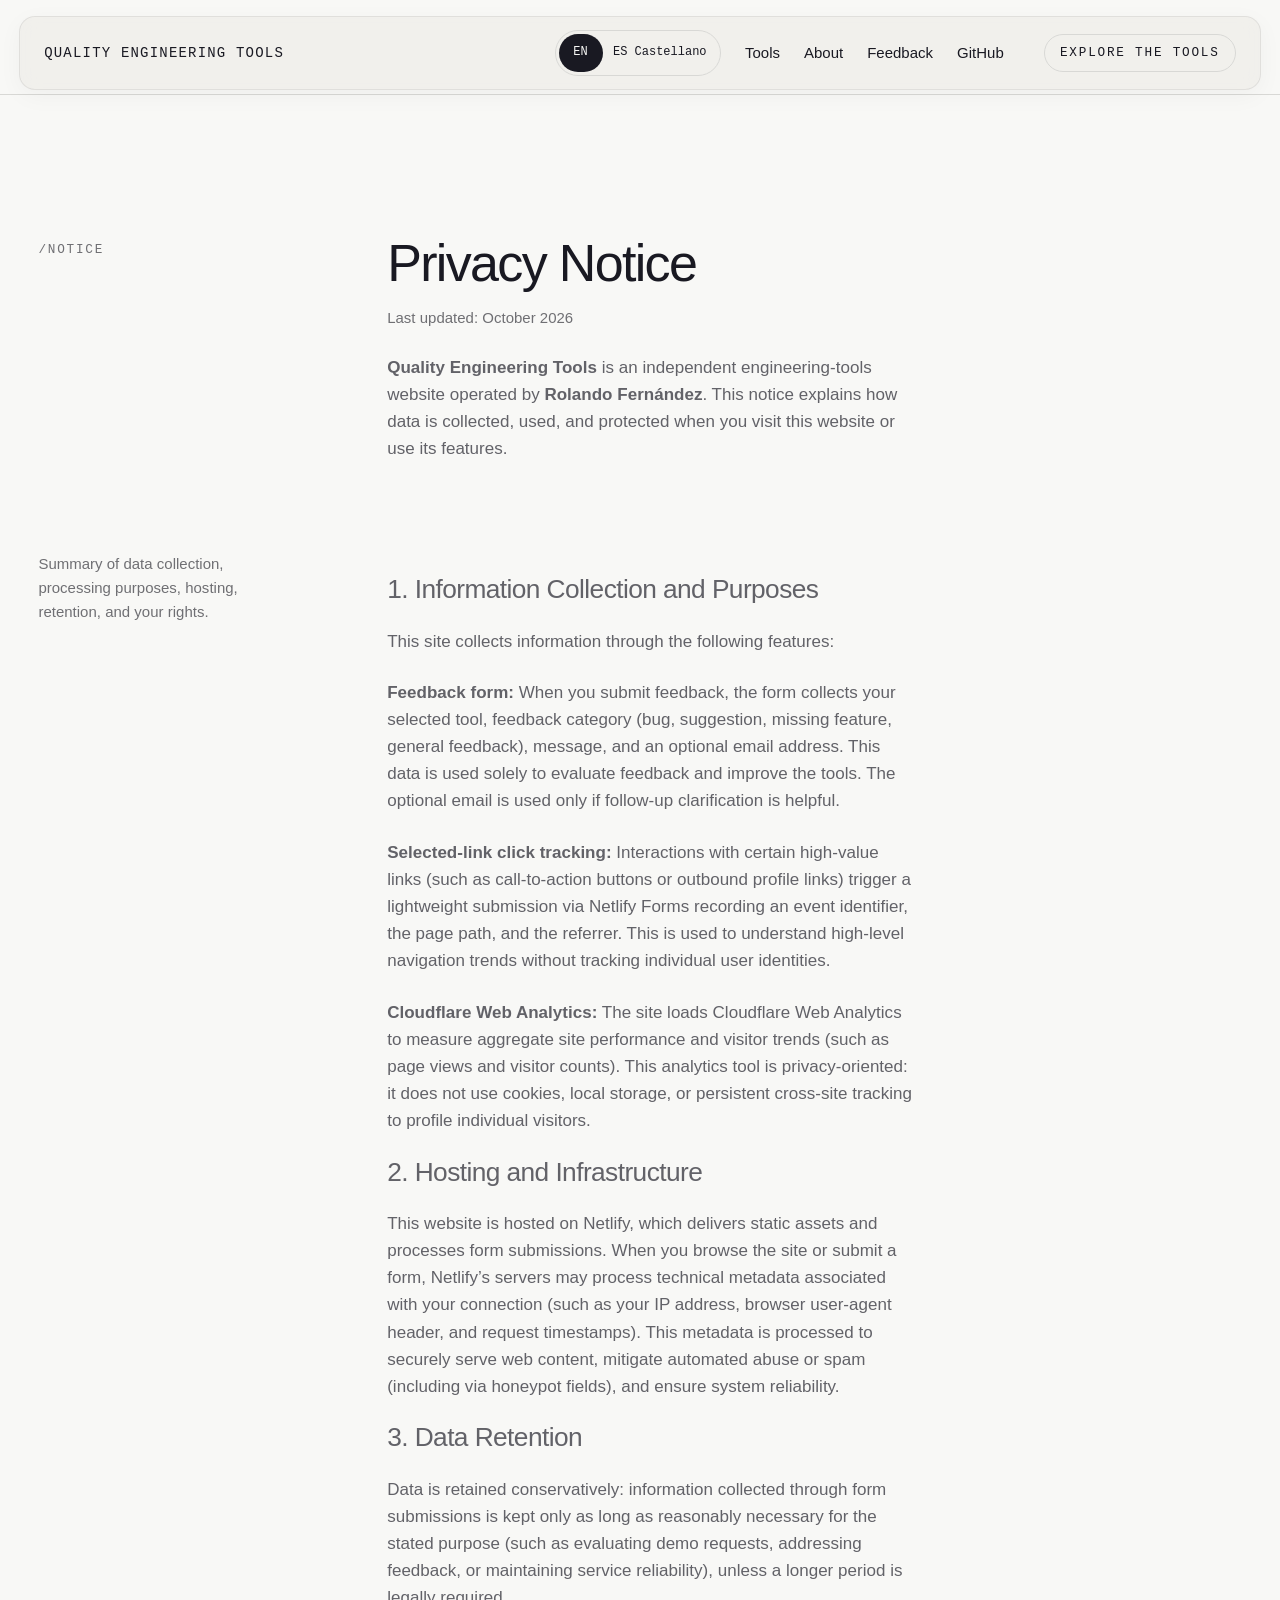
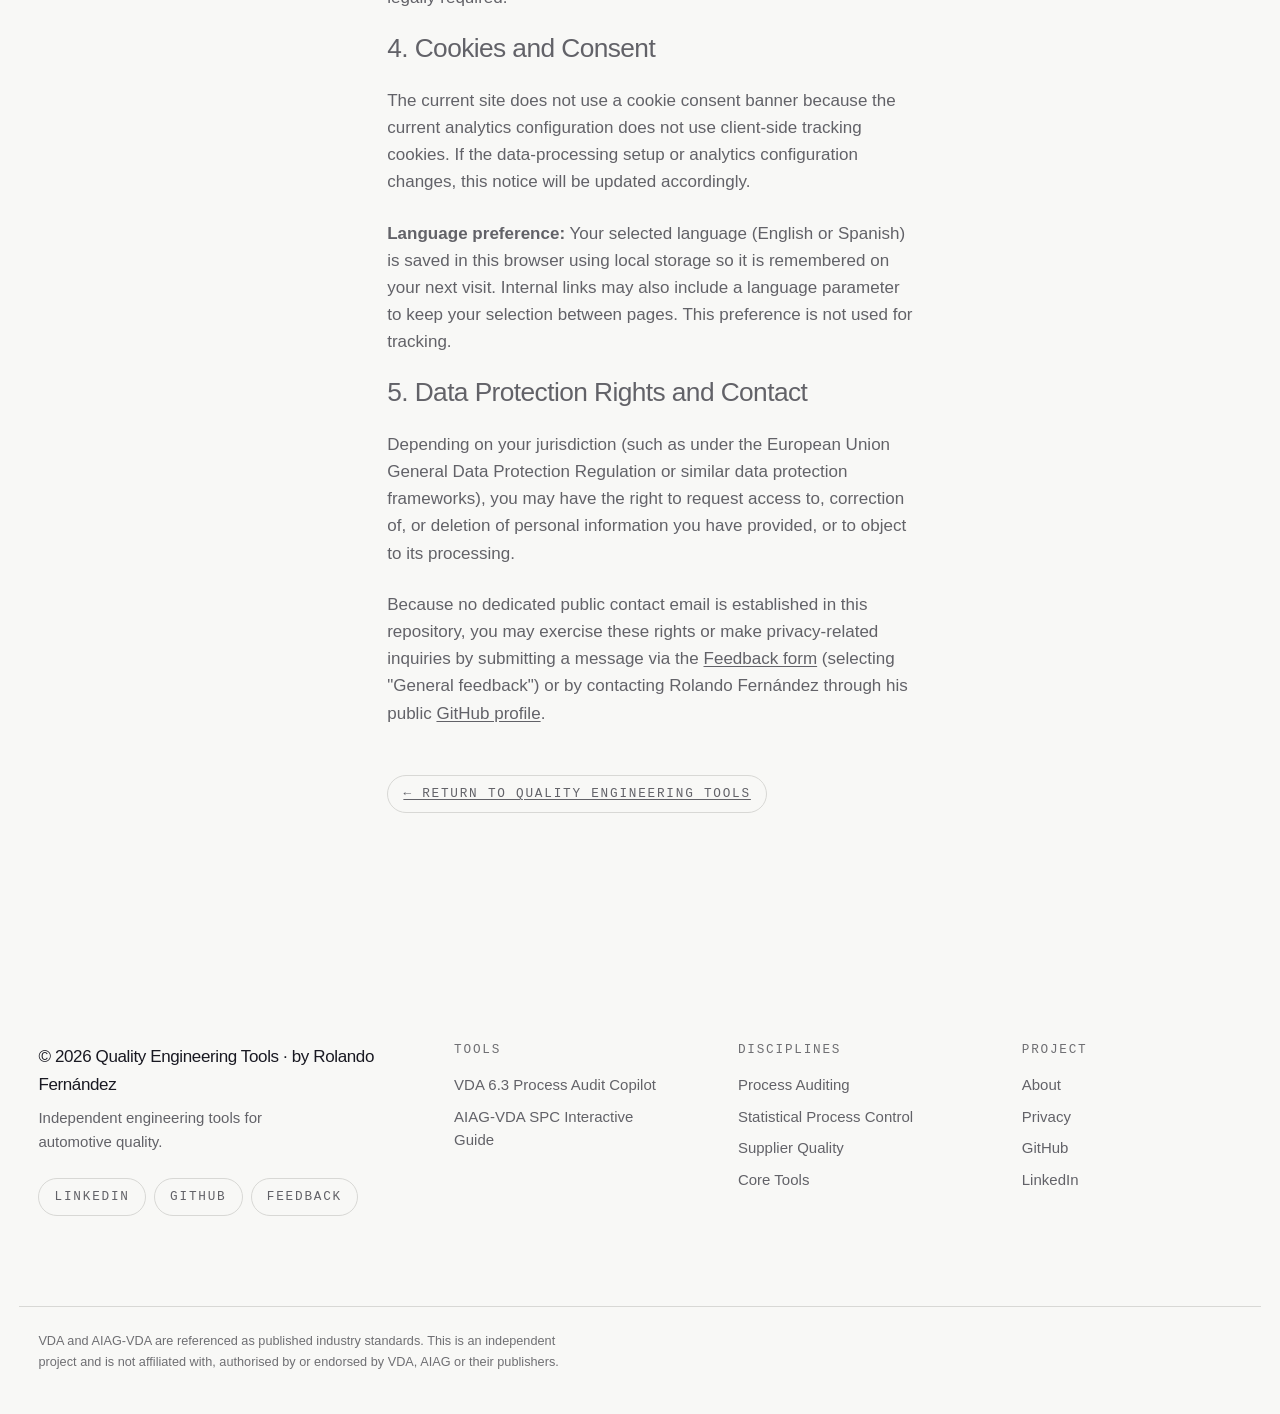
<file: privacy.html>
<!DOCTYPE html>
<html lang="en" translate="no">
<head>
<meta charset="utf-8">
<meta name="viewport" content="width=device-width, initial-scale=1">
<meta name="color-scheme" content="light">
<meta name="google" content="notranslate">
<title>Privacy Notice — Quality Engineering Tools</title>
<meta name="description" content="Privacy Notice for Quality Engineering Tools, covering form submissions, click tracking, and analytics.">
<meta name="theme-color" content="#f8f8f6">
<link rel="canonical" href="https://quality-engineering-tools.netlify.app/privacy.html">

<!-- Open Graph / social preview. -->
<meta property="og:type" content="website">
<meta property="og:title" content="Privacy Notice — Quality Engineering Tools">
<meta property="og:description" content="Privacy Notice for Quality Engineering Tools, covering form submissions, click tracking, and analytics.">
<meta property="og:locale" content="en_US">
<meta property="og:url" content="https://quality-engineering-tools.netlify.app/privacy.html">
<meta property="og:image" content="https://quality-engineering-tools.netlify.app/media/og-image.png">
<meta property="og:image:width" content="1200">
<meta property="og:image:height" content="630">
<meta property="og:image:alt" content="Quality Engineering Tools — automotive quality engineering applications">
<meta name="twitter:card" content="summary_large_image">
<meta name="twitter:image" content="https://quality-engineering-tools.netlify.app/media/og-image.png">

<!-- Inline SVG favicon: a thin square mark. -->
<link rel="icon" href="data:image/svg+xml,<svg xmlns='http://www.w3.org/2000/svg' viewBox='0 0 32 32'><rect width='32' height='32' fill='%23f8f8f6'/><rect x='7.5' y='7.5' width='17' height='17' fill='none' stroke='%23191922' stroke-width='2'/></svg>">

<link rel="stylesheet" href="css/styles.css">
</head>
<body>

<a class="skip-link" href="#main">Skip to content</a>

<!-- ============================================================
     HEADER — floating, light, compact
     ============================================================ -->
<header class="masthead" id="masthead">
  <div class="masthead__bar">
    <a class="brand" href="/">Quality Engineering Tools</a>

    <div class="language-switch" role="group" aria-label="Language" hidden>
      <button type="button" data-language="en" lang="en" aria-label="English" aria-pressed="true">EN</button>
      <button type="button" data-language="es" lang="es" aria-label="Castellano" aria-pressed="false">ES <span>Castellano</span></button>
    </div>

    <button class="nav-toggle" type="button" aria-expanded="false" aria-controls="site-nav">Menu</button>

    <nav class="site-nav" id="site-nav" aria-label="Primary">
      <ul class="site-nav__list">
        <li><a href="/#tools">Tools</a></li>
        <li><a href="/#about">About</a></li>
        <li><a href="/#feedback">Feedback</a></li>
        <li><a href="https://github.com/rolandojf-gif" target="_blank" rel="noopener noreferrer">GitHub</a></li>
      </ul>
      <a class="pill pill--action" href="/#tools">Explore the tools</a>
    </nav>
  </div>
</header>

<main id="main" tabindex="-1">
  <section class="section" aria-labelledby="privacy-title">
    <div class="container">

      <header class="section-head">
        <p class="section-index">/Notice</p>
        <div class="section-head__text">
          <h1 class="section-title" id="privacy-title">Privacy Notice</h1>
          <p class="section-note">Last updated: October 2026</p>
          <div class="prose">
            <p><strong>Quality Engineering Tools</strong> is an independent engineering-tools website operated by <strong>Rolando Fernández</strong>. This notice explains how data is collected, used, and protected when you visit this website or use its features.</p>
          </div>
        </div>
      </header>

      <div class="demo-body">
        <div>
          <p class="demo-note">Summary of data collection, processing purposes, hosting, retention, and your rights.</p>
        </div>

        <div class="prose">
          <h2 class="form-done__title">1. Information Collection and Purposes</h2>
          <p>This site collects information through the following features:</p>
          <p><strong>Feedback form:</strong> When you submit feedback, the form collects your selected tool, feedback category (bug, suggestion, missing feature, general feedback), message, and an optional email address. This data is used solely to evaluate feedback and improve the tools. The optional email is used only if follow-up clarification is helpful.</p>
          <p><strong>Selected-link click tracking:</strong> Interactions with certain high-value links (such as call-to-action buttons or outbound profile links) trigger a lightweight submission via Netlify Forms recording an event identifier, the page path, and the referrer. This is used to understand high-level navigation trends without tracking individual user identities.</p>
          <p><strong>Cloudflare Web Analytics:</strong> The site loads Cloudflare Web Analytics to measure aggregate site performance and visitor trends (such as page views and visitor counts). This analytics tool is privacy-oriented: it does not use cookies, local storage, or persistent cross-site tracking to profile individual visitors.</p>

          <h2 class="form-done__title">2. Hosting and Infrastructure</h2>
          <p>This website is hosted on Netlify, which delivers static assets and processes form submissions. When you browse the site or submit a form, Netlify’s servers may process technical metadata associated with your connection (such as your IP address, browser user-agent header, and request timestamps). This metadata is processed to securely serve web content, mitigate automated abuse or spam (including via honeypot fields), and ensure system reliability.</p>

          <h2 class="form-done__title">3. Data Retention</h2>
          <p>Data is retained conservatively: information collected through form submissions is kept only as long as reasonably necessary for the stated purpose (such as evaluating demo requests, addressing feedback, or maintaining service reliability), unless a longer period is legally required.</p>

          <h2 class="form-done__title">4. Cookies and Consent</h2>
          <p>The current site does not use a cookie consent banner because the current analytics configuration does not use client-side tracking cookies. If the data-processing setup or analytics configuration changes, this notice will be updated accordingly.</p>

          <p><strong>Language preference:</strong> Your selected language (English or Spanish) is saved in this browser using local storage so it is remembered on your next visit. Internal links may also include a language parameter to keep your selection between pages. This preference is not used for tracking.</p>

          <h2 class="form-done__title">5. Data Protection Rights and Contact</h2>
          <p>Depending on your jurisdiction (such as under the European Union General Data Protection Regulation or similar data protection frameworks), you may have the right to request access to, correction of, or deletion of personal information you have provided, or to object to its processing.</p>
          <p>Because no dedicated public contact email is established in this repository, you may exercise these rights or make privacy-related inquiries by submitting a message via the <a href="/#feedback">Feedback form</a> (selecting "General feedback") or by contacting Rolando Fernández through his public <a href="https://github.com/rolandojf-gif" target="_blank" rel="noopener noreferrer">GitHub profile</a>.</p>

          <p style="margin-top: var(--space-m);"><a class="pill" href="/">&larr; Return to Quality Engineering Tools</a></p>
        </div>
      </div>

    </div>
  </section>
</main>

<!-- ============================================================
     FOOTER
     ============================================================ -->
<footer class="site-footer">
  <div class="container footer-grid">

    <div class="footer-brand">
      <p class="footer-copy">&copy; 2026 Quality Engineering Tools · by Rolando Fernández</p>
      <p class="footer-tagline">Independent engineering tools for automotive quality.</p>
      <ul class="footer-social">
        <li><a class="pill" href="https://www.linkedin.com/in/rolando-fernandez-jara" target="_blank" rel="noopener noreferrer" data-track="linkedin_footer">LinkedIn</a></li>
        <li><a class="pill" href="https://github.com/rolandojf-gif" target="_blank" rel="noopener noreferrer" data-track="github_footer">GitHub</a></li>
        <li><a class="pill" href="/#feedback">Feedback</a></li>
      </ul>
    </div>

    <nav class="footer-col" aria-labelledby="footer-tools">
      <h2 class="footer-col__title" id="footer-tools">Tools</h2>
      <ul class="footer-list">
        <li><a href="/tools/vda-6-3-process-audit-copilot.html">VDA 6.3 Process Audit Copilot</a></li>
        <li><a href="/tools/aiag-vda-spc-guide.html">AIAG-VDA SPC Interactive Guide</a></li>
      </ul>
    </nav>

    <div class="footer-col">
      <h2 class="footer-col__title">Disciplines</h2>
      <ul class="footer-list footer-list--plain">
        <li>Process Auditing</li>
        <li>Statistical Process Control</li>
        <li>Supplier Quality</li>
        <li>Core Tools</li>
      </ul>
    </div>

    <nav class="footer-col" aria-labelledby="footer-project">
      <h2 class="footer-col__title" id="footer-project">Project</h2>
      <ul class="footer-list">
        <li><a href="/#about">About</a></li>
        <li><a href="/privacy.html">Privacy</a></li>
        <li><a href="https://github.com/rolandojf-gif" target="_blank" rel="noopener noreferrer">GitHub</a></li>
        <li><a href="https://www.linkedin.com/in/rolando-fernandez-jara" target="_blank" rel="noopener noreferrer">LinkedIn</a></li>
      </ul>
    </nav>

  </div>

  <div class="container footer-bottom">
    <p>VDA and AIAG-VDA are referenced as published industry standards. This is an independent project and is not affiliated with, authorised by or endorsed by VDA, AIAG or their publishers.</p>
  </div>
</footer>

<script src="js/translations.js" defer></script>
<script src="js/i18n.js" defer></script>
<script src="js/main.js" defer></script>
<!-- Cloudflare Web Analytics --><script type="module" src="https://static.cloudflareinsights.com/beacon.min.js" data-cf-beacon='{"token":"aacfcbaa721e4443981c76aaffa8f299"}'></script><!-- End Cloudflare Web Analytics -->
</body>
</html>
</file>
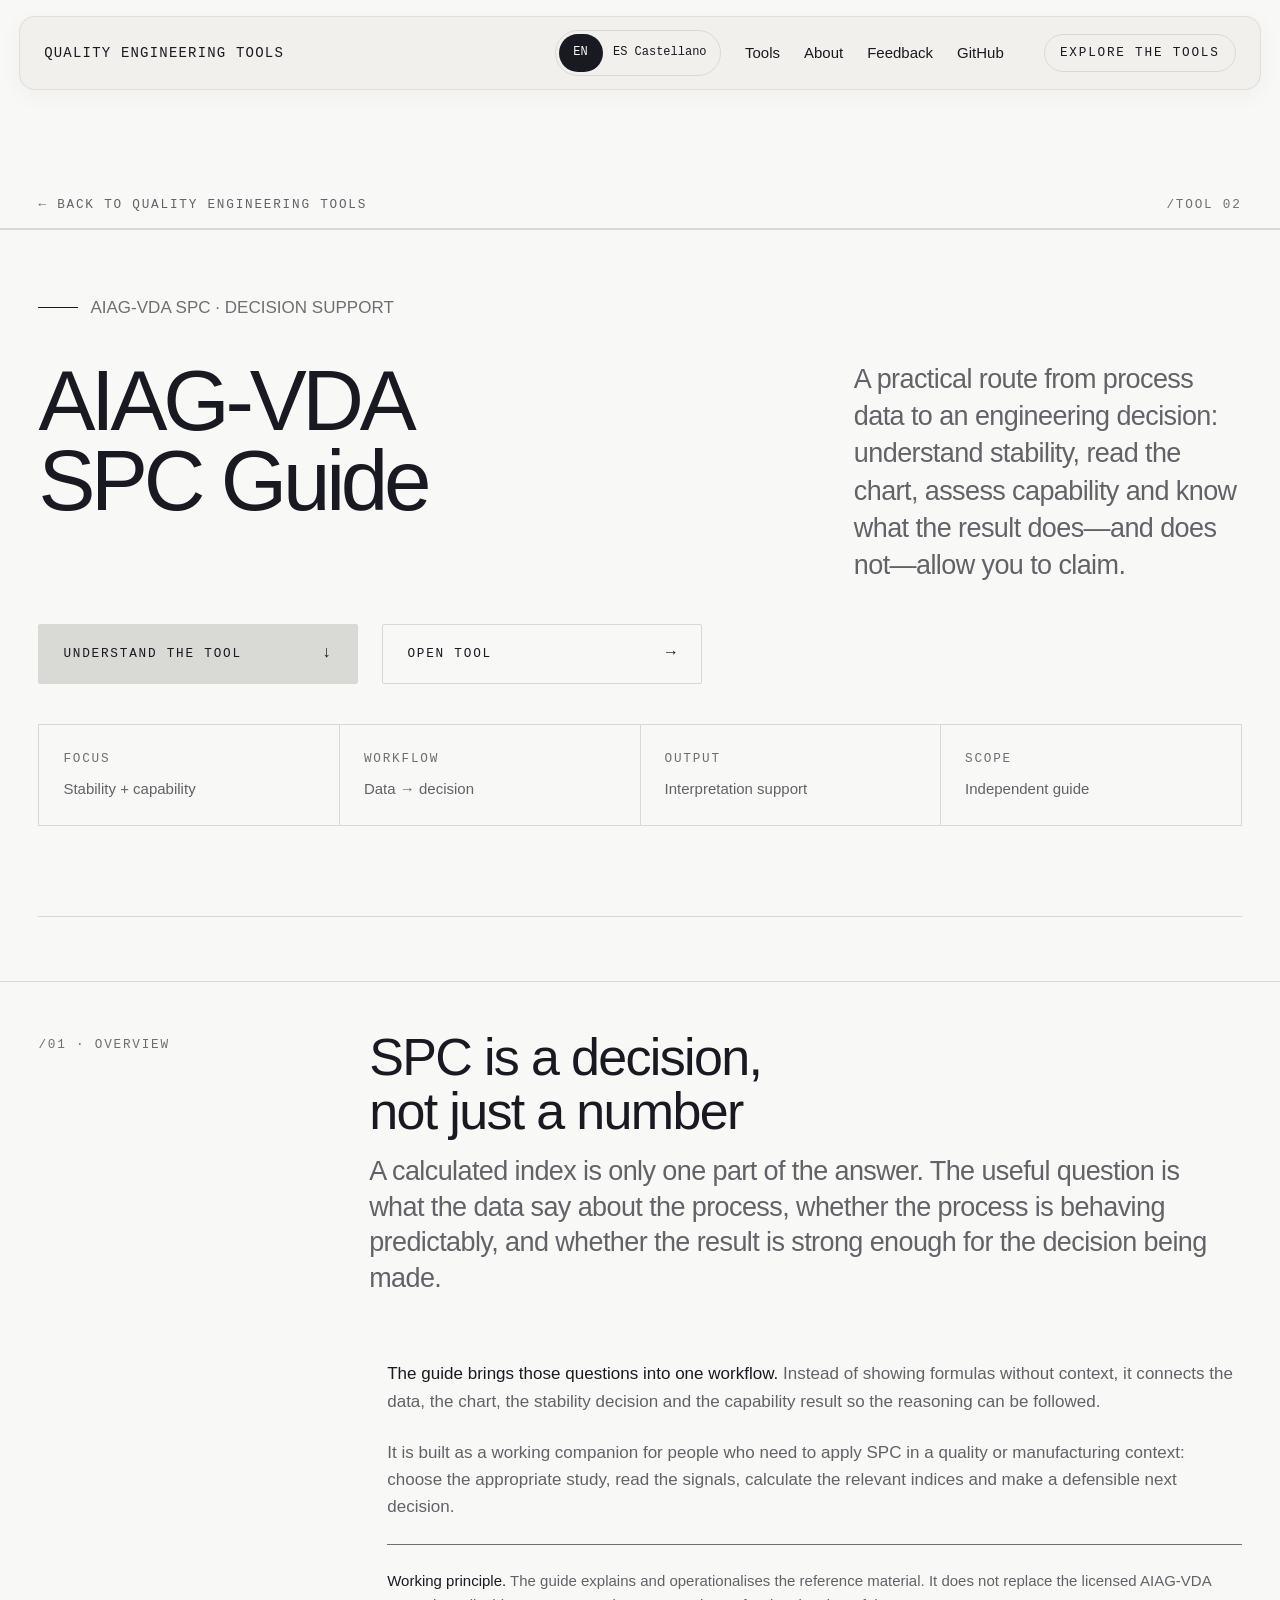
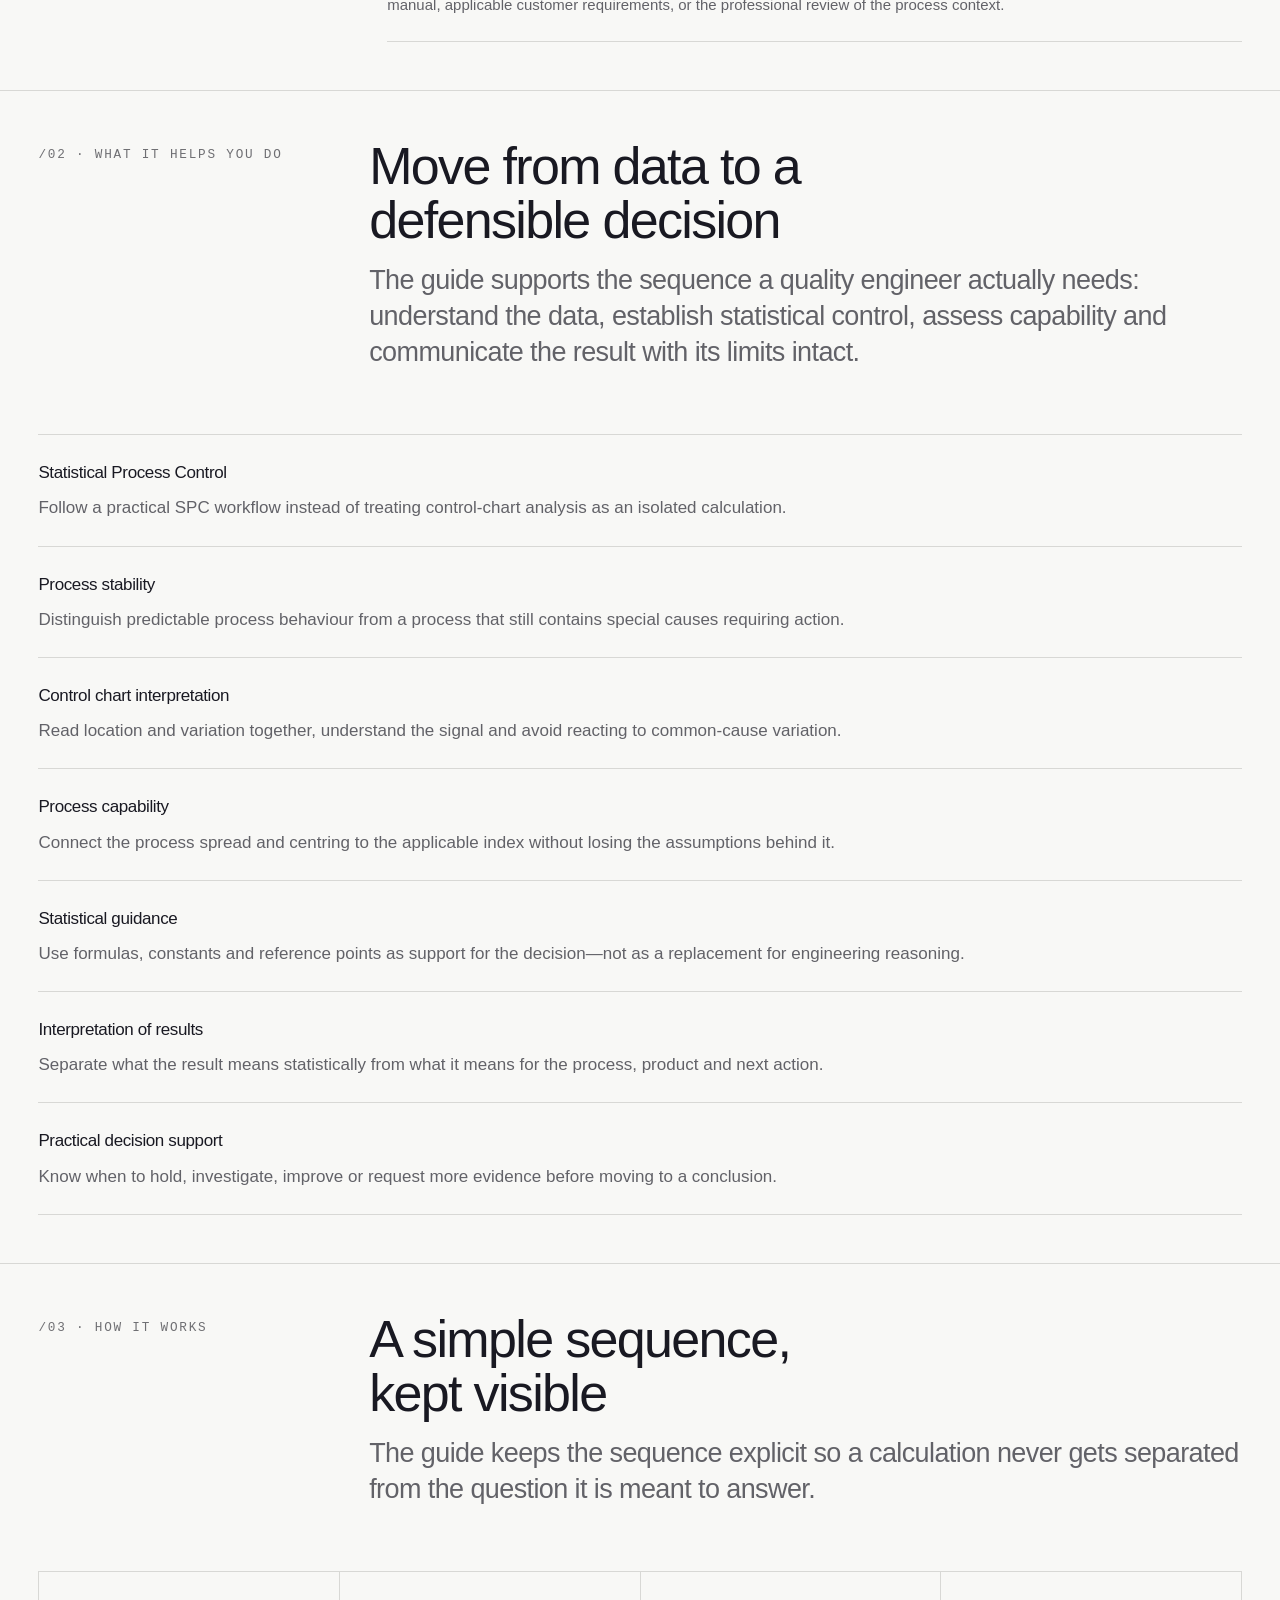
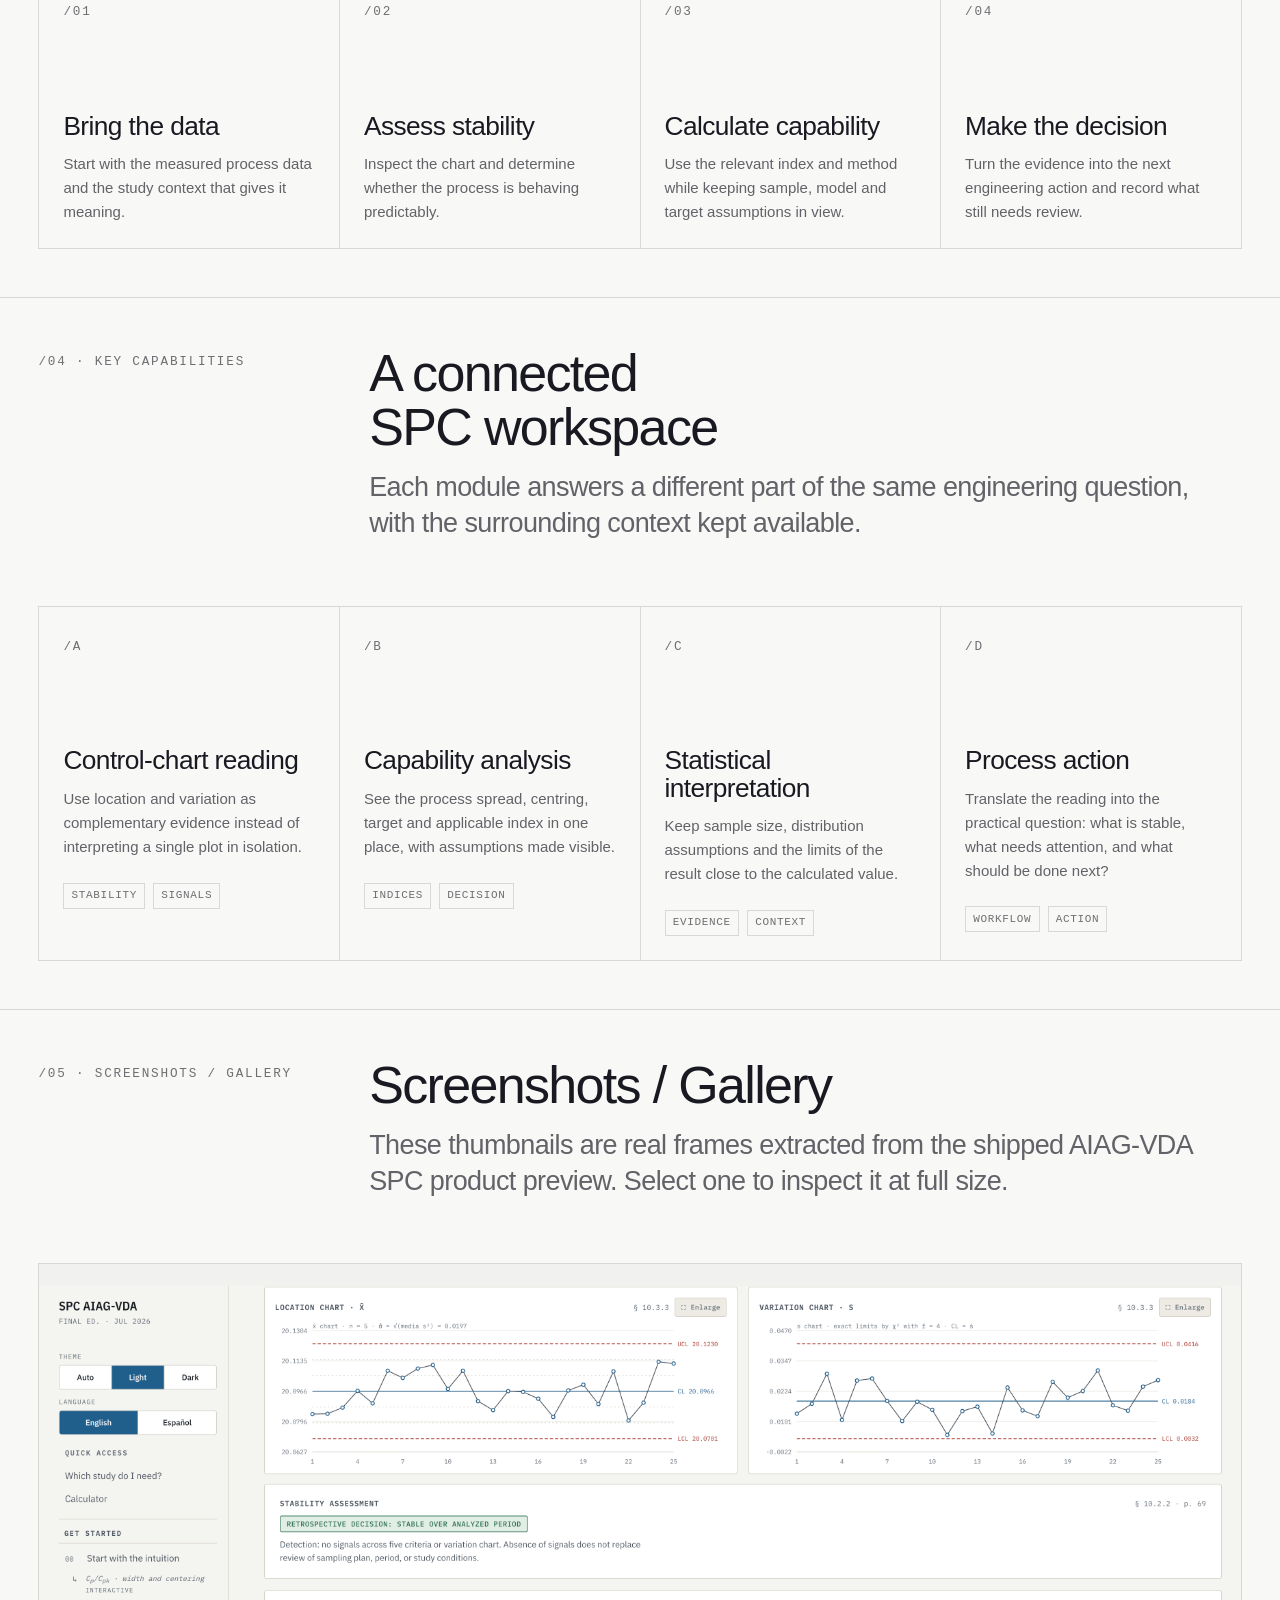
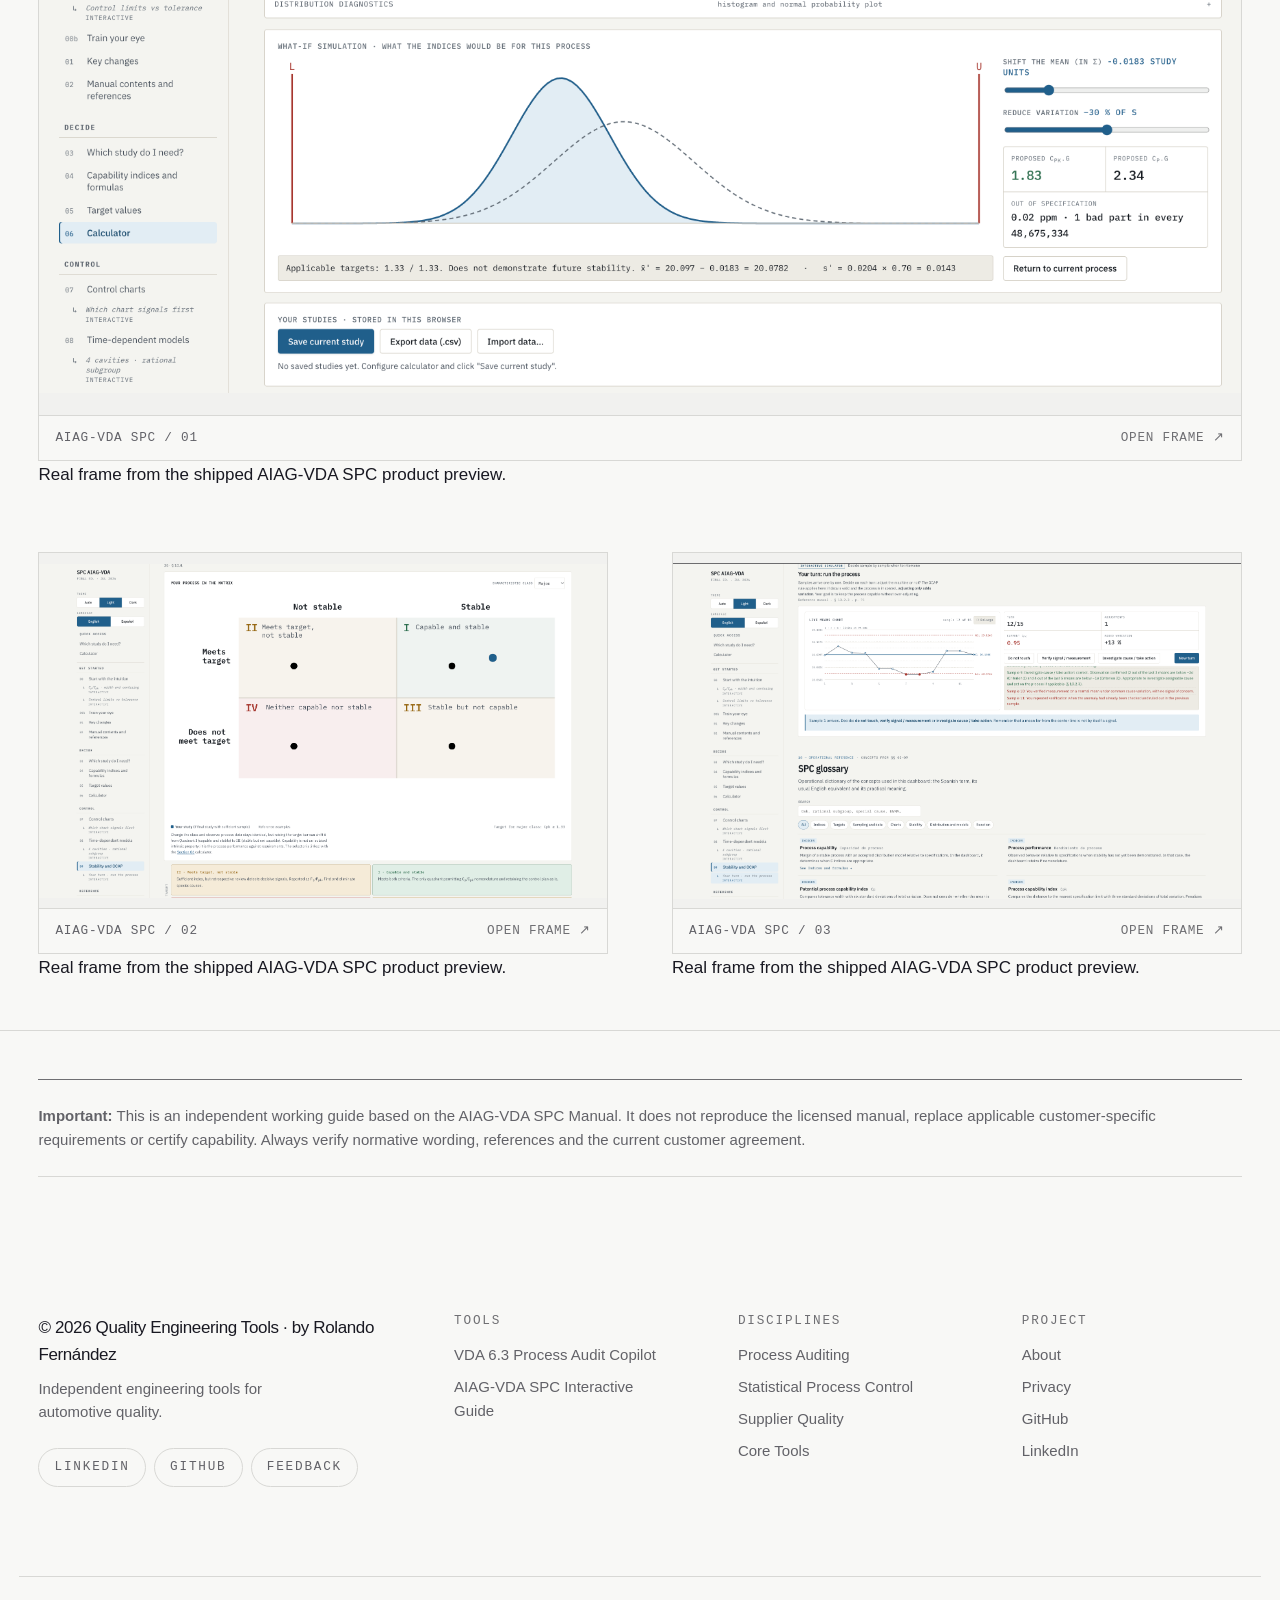
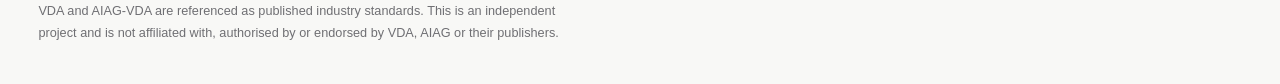
<file: tools/aiag-vda-spc-guide.html>
<!DOCTYPE html>
<html lang="en" translate="no">
<head>
<meta charset="utf-8">
<meta name="viewport" content="width=device-width, initial-scale=1">
<meta name="color-scheme" content="light">
<meta name="google" content="notranslate">
<title>AIAG-VDA SPC Guide — Quality Engineering Tools</title>
<meta name="description" content="An interactive engineering guide for statistical process control, control-chart interpretation, process stability, capability analysis and practical SPC decisions.">
<meta name="theme-color" content="#f8f8f6">
<meta name="robots" content="index,follow">
<link rel="canonical" href="https://quality-engineering-tools.netlify.app/tools/aiag-vda-spc-guide.html">

<!-- Open Graph / social preview. -->
<meta property="og:type" content="article">
<meta property="og:title" content="AIAG-VDA SPC Guide — Quality Engineering Tools">
<meta property="og:description" content="An interactive engineering guide for statistical process control, stability, capability and practical SPC decisions.">
<meta property="og:locale" content="en_US">
<meta property="og:url" content="https://quality-engineering-tools.netlify.app/tools/aiag-vda-spc-guide.html">
<meta property="og:image" content="https://quality-engineering-tools.netlify.app/media/og-image.png">
<meta property="og:image:width" content="1200">
<meta property="og:image:height" content="630">
<meta property="og:image:alt" content="Quality Engineering Tools — automotive quality engineering applications">
<meta name="twitter:card" content="summary_large_image">
<meta name="twitter:image" content="https://quality-engineering-tools.netlify.app/media/og-image.png">

<!-- Inline SVG favicon: a thin square mark. No extra request, no external asset. -->
<link rel="icon" href="data:image/svg+xml,<svg xmlns='http://www.w3.org/2000/svg' viewBox='0 0 32 32'><rect width='32' height='32' fill='%23f8f8f6'/><rect x='7.5' y='7.5' width='17' height='17' fill='none' stroke='%23191922' stroke-width='2'/></svg>">

<link rel="stylesheet" href="../css/styles.css">
</head>
<body class="tool-page">

<form name="click-track" method="POST" data-netlify="true" hidden aria-hidden="true">
  <input type="hidden" name="form-name" value="click-track">
  <input type="hidden" name="event">
  <input type="hidden" name="path">
  <input type="hidden" name="referrer">
</form>

<a class="skip-link" href="#main">Skip to content</a>

<header class="masthead" id="masthead">
  <div class="masthead__bar">
    <a class="brand" href="../">Quality Engineering Tools</a>

    <div class="language-switch" role="group" aria-label="Language" hidden>
      <button type="button" data-language="en" lang="en" aria-label="English" aria-pressed="true">EN</button>
      <button type="button" data-language="es" lang="es" aria-label="Castellano" aria-pressed="false">ES <span>Castellano</span></button>
    </div>

    <button class="nav-toggle" type="button" aria-expanded="false" aria-controls="site-nav">Menu</button>

    <nav class="site-nav" id="site-nav" aria-label="Primary">
      <ul class="site-nav__list">
        <li><a href="../#tools">Tools</a></li>
        <li><a href="../#about">About</a></li>
        <li><a href="../#feedback">Feedback</a></li>
        <li><a href="https://github.com/rolandojf-gif" target="_blank" rel="noopener noreferrer">GitHub</a></li>
      </ul>
      <a class="pill pill--action" href="../#tools">Explore the tools</a>
    </nav>
  </div>
</header>

<main id="main" tabindex="-1">
  <div class="tool-page__nav">
    <div class="container tool-page__nav-inner">
      <a class="back-link" href="../">&larr; Back to Quality Engineering Tools</a>
      <span class="tool-page__index">/TOOL 02</span>
    </div>
  </div>

  <section class="section tool-hero" aria-labelledby="spc-title">
    <div class="container">
      <div class="tool-hero__head">
        <p class="tool-hero__kicker">AIAG-VDA SPC · DECISION SUPPORT</p>
        <h1 class="tool-hero__title" id="spc-title"><span>AIAG-VDA</span><span>SPC Guide</span></h1>
        <p class="tool-hero__lede">A practical route from process data to an engineering decision: understand stability, read the chart, assess capability and know what the result does—and does not—allow you to claim.</p>
        <div class="tool-hero__actions">
          <a class="tool-button" href="#spc-overview" data-track="spc_overview_hero">Understand the tool <span aria-hidden="true">&darr;</span></a>
          <a class="tool-button tool-button--quiet" href="https://spc-aiag-vda-2026.netlify.app/" target="_blank" rel="noopener noreferrer" data-track="spc_open_tool">Open tool <span aria-hidden="true">&rarr;</span></a>
        </div>

        <dl class="tool-facts" aria-label="AIAG-VDA SPC Guide at a glance">
          <div class="tool-facts__item"><dt>Focus</dt><dd>Stability + capability</dd></div>
          <div class="tool-facts__item"><dt>Workflow</dt><dd>Data → decision</dd></div>
          <div class="tool-facts__item"><dt>Output</dt><dd>Interpretation support</dd></div>
          <div class="tool-facts__item"><dt>Scope</dt><dd>Independent guide</dd></div>
        </dl>
      </div>
    </div>
  </section>

  <section class="section" id="spc-overview" aria-labelledby="spc-overview-title">
    <div class="container">
      <header class="tool-section__head">
        <p class="tool-section__index">/01 · OVERVIEW</p>
        <div>
          <h2 class="section-title tool-section__title" id="spc-overview-title">SPC is a decision, not just a number</h2>
          <p class="section-lead tool-section__intro">A calculated index is only one part of the answer. The useful question is what the data say about the process, whether the process is behaving predictably, and whether the result is strong enough for the decision being made.</p>
        </div>
      </header>
      <div class="tool-detail-grid">
        <div class="tool-copy">
          <p><strong>The guide brings those questions into one workflow.</strong> Instead of showing formulas without context, it connects the data, the chart, the stability decision and the capability result so the reasoning can be followed.</p>
          <p>It is built as a working companion for people who need to apply SPC in a quality or manufacturing context: choose the appropriate study, read the signals, calculate the relevant indices and make a defensible next decision.</p>
          <p class="scope-note"><strong>Working principle.</strong> The guide explains and operationalises the reference material. It does not replace the licensed AIAG-VDA manual, applicable customer requirements, or the professional review of the process context.</p>
        </div>
      </div>
    </div>
  </section>

  <section class="section" id="spc-helps" aria-labelledby="spc-helps-title">
    <div class="container">
      <header class="tool-section__head">
        <p class="tool-section__index">/02 · WHAT IT HELPS YOU DO</p>
        <div>
          <h2 class="section-title tool-section__title" id="spc-helps-title">Move from data to a defensible decision</h2>
          <p class="section-lead tool-section__intro">The guide supports the sequence a quality engineer actually needs: understand the data, establish statistical control, assess capability and communicate the result with its limits intact.</p>
        </div>
      </header>
      <ul class="tool-copy-list">
        <li><strong>Statistical Process Control</strong><span>Follow a practical SPC workflow instead of treating control-chart analysis as an isolated calculation.</span></li>
        <li><strong>Process stability</strong><span>Distinguish predictable process behaviour from a process that still contains special causes requiring action.</span></li>
        <li><strong>Control chart interpretation</strong><span>Read location and variation together, understand the signal and avoid reacting to common-cause variation.</span></li>
        <li><strong>Process capability</strong><span>Connect the process spread and centring to the applicable index without losing the assumptions behind it.</span></li>
        <li><strong>Statistical guidance</strong><span>Use formulas, constants and reference points as support for the decision—not as a replacement for engineering reasoning.</span></li>
        <li><strong>Interpretation of results</strong><span>Separate what the result means statistically from what it means for the process, product and next action.</span></li>
        <li><strong>Practical decision support</strong><span>Know when to hold, investigate, improve or request more evidence before moving to a conclusion.</span></li>
      </ul>
    </div>
  </section>

  <section class="section" id="spc-workflow" aria-labelledby="spc-workflow-title">
    <div class="container">
      <header class="tool-section__head">
        <p class="tool-section__index">/03 · HOW IT WORKS</p>
        <div>
          <h2 class="section-title tool-section__title" id="spc-workflow-title">A simple sequence, kept visible</h2>
          <p class="section-lead tool-section__intro">The guide keeps the sequence explicit so a calculation never gets separated from the question it is meant to answer.</p>
        </div>
      </header>
      <ol class="workflow-list">
        <li class="workflow-step"><span class="workflow-step__index">/01</span><h3>Bring the data</h3><p>Start with the measured process data and the study context that gives it meaning.</p></li>
        <li class="workflow-step"><span class="workflow-step__index">/02</span><h3>Assess stability</h3><p>Inspect the chart and determine whether the process is behaving predictably.</p></li>
        <li class="workflow-step"><span class="workflow-step__index">/03</span><h3>Calculate capability</h3><p>Use the relevant index and method while keeping sample, model and target assumptions in view.</p></li>
        <li class="workflow-step"><span class="workflow-step__index">/04</span><h3>Make the decision</h3><p>Turn the evidence into the next engineering action and record what still needs review.</p></li>
      </ol>
    </div>
  </section>

  <section class="section" id="spc-capabilities" aria-labelledby="spc-capabilities-title">
    <div class="container">
      <header class="tool-section__head">
        <p class="tool-section__index">/04 · KEY CAPABILITIES</p>
        <div>
          <h2 class="section-title tool-section__title" id="spc-capabilities-title">A connected SPC workspace</h2>
          <p class="section-lead tool-section__intro">Each module answers a different part of the same engineering question, with the surrounding context kept available.</p>
        </div>
      </header>
      <div class="capability-grid">
        <article class="capability"><span class="capability__index">/A</span><h3>Control-chart reading</h3><p>Use location and variation as complementary evidence instead of interpreting a single plot in isolation.</p><div class="capability__tags"><span class="capability__tag">Stability</span><span class="capability__tag">Signals</span></div></article>
        <article class="capability"><span class="capability__index">/B</span><h3>Capability analysis</h3><p>See the process spread, centring, target and applicable index in one place, with assumptions made visible.</p><div class="capability__tags"><span class="capability__tag">Indices</span><span class="capability__tag">Decision</span></div></article>
        <article class="capability"><span class="capability__index">/C</span><h3>Statistical interpretation</h3><p>Keep sample size, distribution assumptions and the limits of the result close to the calculated value.</p><div class="capability__tags"><span class="capability__tag">Evidence</span><span class="capability__tag">Context</span></div></article>
        <article class="capability"><span class="capability__index">/D</span><h3>Process action</h3><p>Translate the reading into the practical question: what is stable, what needs attention, and what should be done next?</p><div class="capability__tags"><span class="capability__tag">Workflow</span><span class="capability__tag">Action</span></div></article>
      </div>
    </div>
  </section>

  <section class="section" id="spc-gallery" aria-labelledby="spc-gallery-title">
    <div class="container">
      <header class="tool-section__head">
        <p class="tool-section__index">/05 · SCREENSHOTS / GALLERY</p>
        <div>
          <h2 class="section-title tool-section__title" id="spc-gallery-title">Screenshots / Gallery</h2>
          <p class="section-lead tool-section__intro">These thumbnails are real frames extracted from the shipped AIAG-VDA SPC product preview. Select one to inspect it at full size.</p>
        </div>
      </header>
      <div class="gallery-grid" data-gallery>
        <figure class="gallery-item gallery-item--wide">
          <button class="gallery-button" type="button" data-gallery-index="0" data-full="../assets/screenshots/vda-1.png" data-title="AIAG-VDA SPC preview · 01" data-source="Real frame · assets/video/spc-preview.mp4" aria-label="Open AIAG-VDA SPC product preview frame 1 in full size">
            <img src="../assets/screenshots/vda-1.png" alt="Real frame from the AIAG-VDA SPC Interactive Guide product preview." loading="lazy" width="1600" height="1000">
            <span class="gallery-button__bar"><span>AIAG-VDA SPC / 01</span><span>Open frame ↗</span></span>
          </button>
          <figcaption class="src">Real frame from the shipped AIAG-VDA SPC product preview.</figcaption>
        </figure>
        <figure class="gallery-item">
          <button class="gallery-button" type="button" data-gallery-index="1" data-full="../assets/screenshots/vda-2.png" data-title="AIAG-VDA SPC preview · 02" data-source="Real frame · assets/video/spc-preview.mp4" aria-label="Open AIAG-VDA SPC product preview frame 2 in full size">
            <img src="../assets/screenshots/vda-2.png" alt="Real frame from the AIAG-VDA SPC Interactive Guide product preview." loading="lazy" width="1600" height="1000">
            <span class="gallery-button__bar"><span>AIAG-VDA SPC / 02</span><span>Open frame ↗</span></span>
          </button>
          <figcaption class="src">Real frame from the shipped AIAG-VDA SPC product preview.</figcaption>
        </figure>
        <figure class="gallery-item">
          <button class="gallery-button" type="button" data-gallery-index="2" data-full="../assets/screenshots/vda-3.png" data-title="AIAG-VDA SPC preview · 03" data-source="Real frame · assets/video/spc-preview.mp4" aria-label="Open AIAG-VDA SPC product preview frame 3 in full size">
            <img src="../assets/screenshots/vda-3.png" alt="Real frame from the AIAG-VDA SPC Interactive Guide product preview." loading="lazy" width="1600" height="1000">
            <span class="gallery-button__bar"><span>AIAG-VDA SPC / 03</span><span>Open frame ↗</span></span>
          </button>
          <figcaption class="src">Real frame from the shipped AIAG-VDA SPC product preview.</figcaption>
        </figure>
      </div>
    </div>
  </section>

  <section class="section" aria-label="AIAG-VDA SPC tool scope note">
    <div class="container">
      <div class="scope-note"><strong>Important:</strong> This is an independent working guide based on the AIAG-VDA SPC Manual. It does not reproduce the licensed manual, replace applicable customer-specific requirements or certify capability. Always verify normative wording, references and the current customer agreement.</div>
    </div>
  </section>
</main>

<dialog class="lightbox" id="tool-lightbox" aria-labelledby="lightbox-title" aria-describedby="lightbox-counter" hidden>
  <div class="lightbox__window">
    <div class="lightbox__head">
      <h2 class="lightbox__title" id="lightbox-title">Product preview</h2>
      <button class="lightbox__close" type="button" data-lightbox-close aria-label="Close enlarged preview">×</button>
    </div>
    <div class="lightbox__body"><img class="lightbox__image" id="lightbox-image" src="../assets/screenshots/vda-1.png" alt="Real guide preview frame"></div>
    <div class="lightbox__foot">
      <span class="lightbox__counter" id="lightbox-counter">01 / 03</span>
      <div class="lightbox-nav"><button type="button" data-lightbox-prev aria-label="Previous preview">←</button><button type="button" data-lightbox-next aria-label="Next preview">→</button></div>
      <span class="lightbox__source" id="lightbox-source">Real product preview frame</span>
    </div>
  </div>
</dialog>

<footer class="site-footer">
  <div class="container footer-grid">
    <div class="footer-brand">
      <p class="footer-copy">&copy; 2026 Quality Engineering Tools · by Rolando Fernández</p>
      <p class="footer-tagline">Independent engineering tools for automotive quality.</p>
      <ul class="footer-social">
        <li><a class="pill" href="https://www.linkedin.com/in/rolando-fernandez-jara" target="_blank" rel="noopener noreferrer" data-track="linkedin_footer">LinkedIn</a></li>
        <li><a class="pill" href="https://github.com/rolandojf-gif" target="_blank" rel="noopener noreferrer" data-track="github_footer">GitHub</a></li>
        <li><a class="pill" href="../#feedback">Feedback</a></li>
      </ul>
    </div>
    <nav class="footer-col" aria-labelledby="footer-tools-spc">
      <h2 class="footer-col__title" id="footer-tools-spc">Tools</h2>
      <ul class="footer-list">
        <li><a href="vda-6-3-process-audit-copilot.html">VDA 6.3 Process Audit Copilot</a></li>
        <li><a href="aiag-vda-spc-guide.html">AIAG-VDA SPC Interactive Guide</a></li>
      </ul>
    </nav>
    <div class="footer-col"><h2 class="footer-col__title">Disciplines</h2><ul class="footer-list footer-list--plain"><li>Process Auditing</li><li>Statistical Process Control</li><li>Supplier Quality</li><li>Core Tools</li></ul></div>
    <nav class="footer-col" aria-labelledby="footer-project-spc"><h2 class="footer-col__title" id="footer-project-spc">Project</h2><ul class="footer-list"><li><a href="../#about">About</a></li><li><a href="../privacy.html">Privacy</a></li><li><a href="https://github.com/rolandojf-gif" target="_blank" rel="noopener noreferrer">GitHub</a></li><li><a href="https://www.linkedin.com/in/rolando-fernandez-jara" target="_blank" rel="noopener noreferrer">LinkedIn</a></li></ul></nav>
  </div>
  <div class="container footer-bottom"><p>VDA and AIAG-VDA are referenced as published industry standards. This is an independent project and is not affiliated with, authorised by or endorsed by VDA, AIAG or their publishers.</p></div>
</footer>

<script src="../js/translations.js" defer></script>
<script src="../js/i18n.js" defer></script>
<script src="../js/main.js" defer></script>
<!-- Cloudflare Web Analytics --><script type="module" src="https://static.cloudflareinsights.com/beacon.min.js" data-cf-beacon='{"token":"aacfcbaa721e4443981c76aaffa8f299"}'></script><!-- End Cloudflare Web Analytics -->
</body>
</html>
</file>
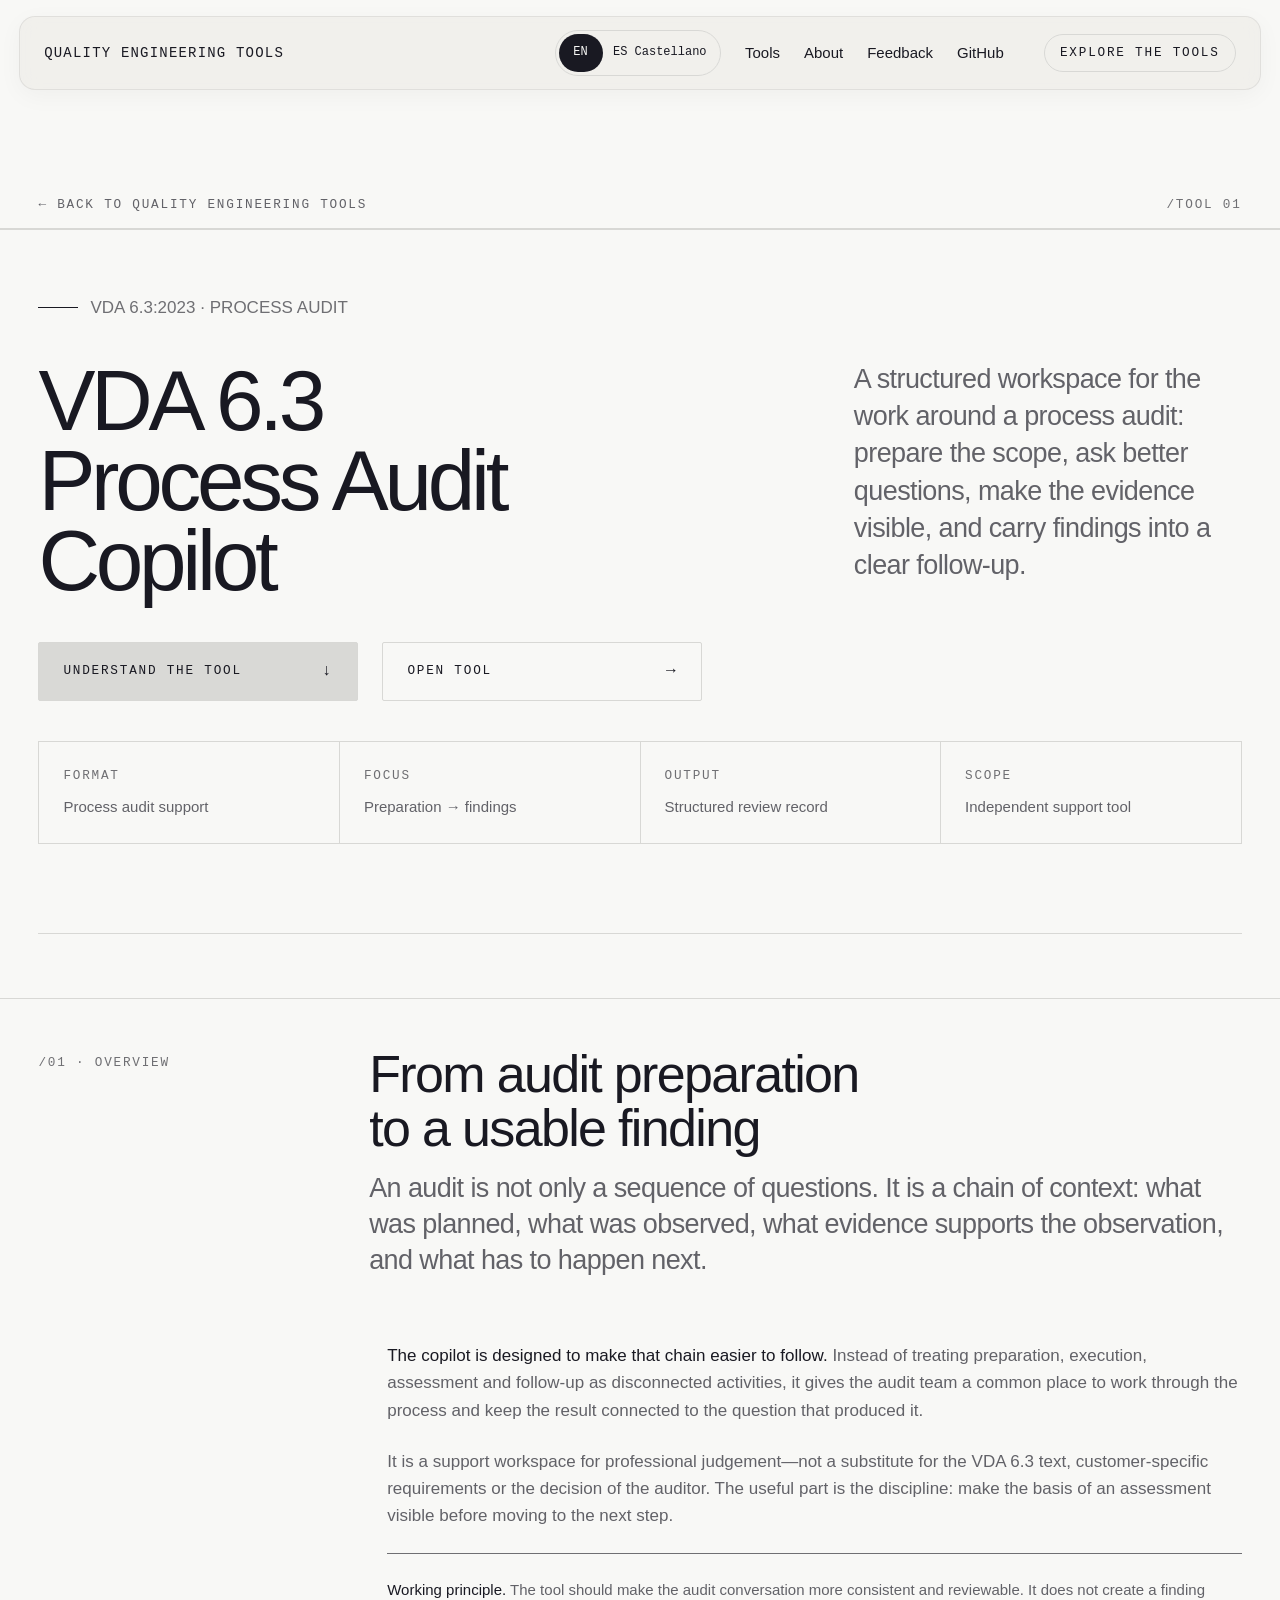
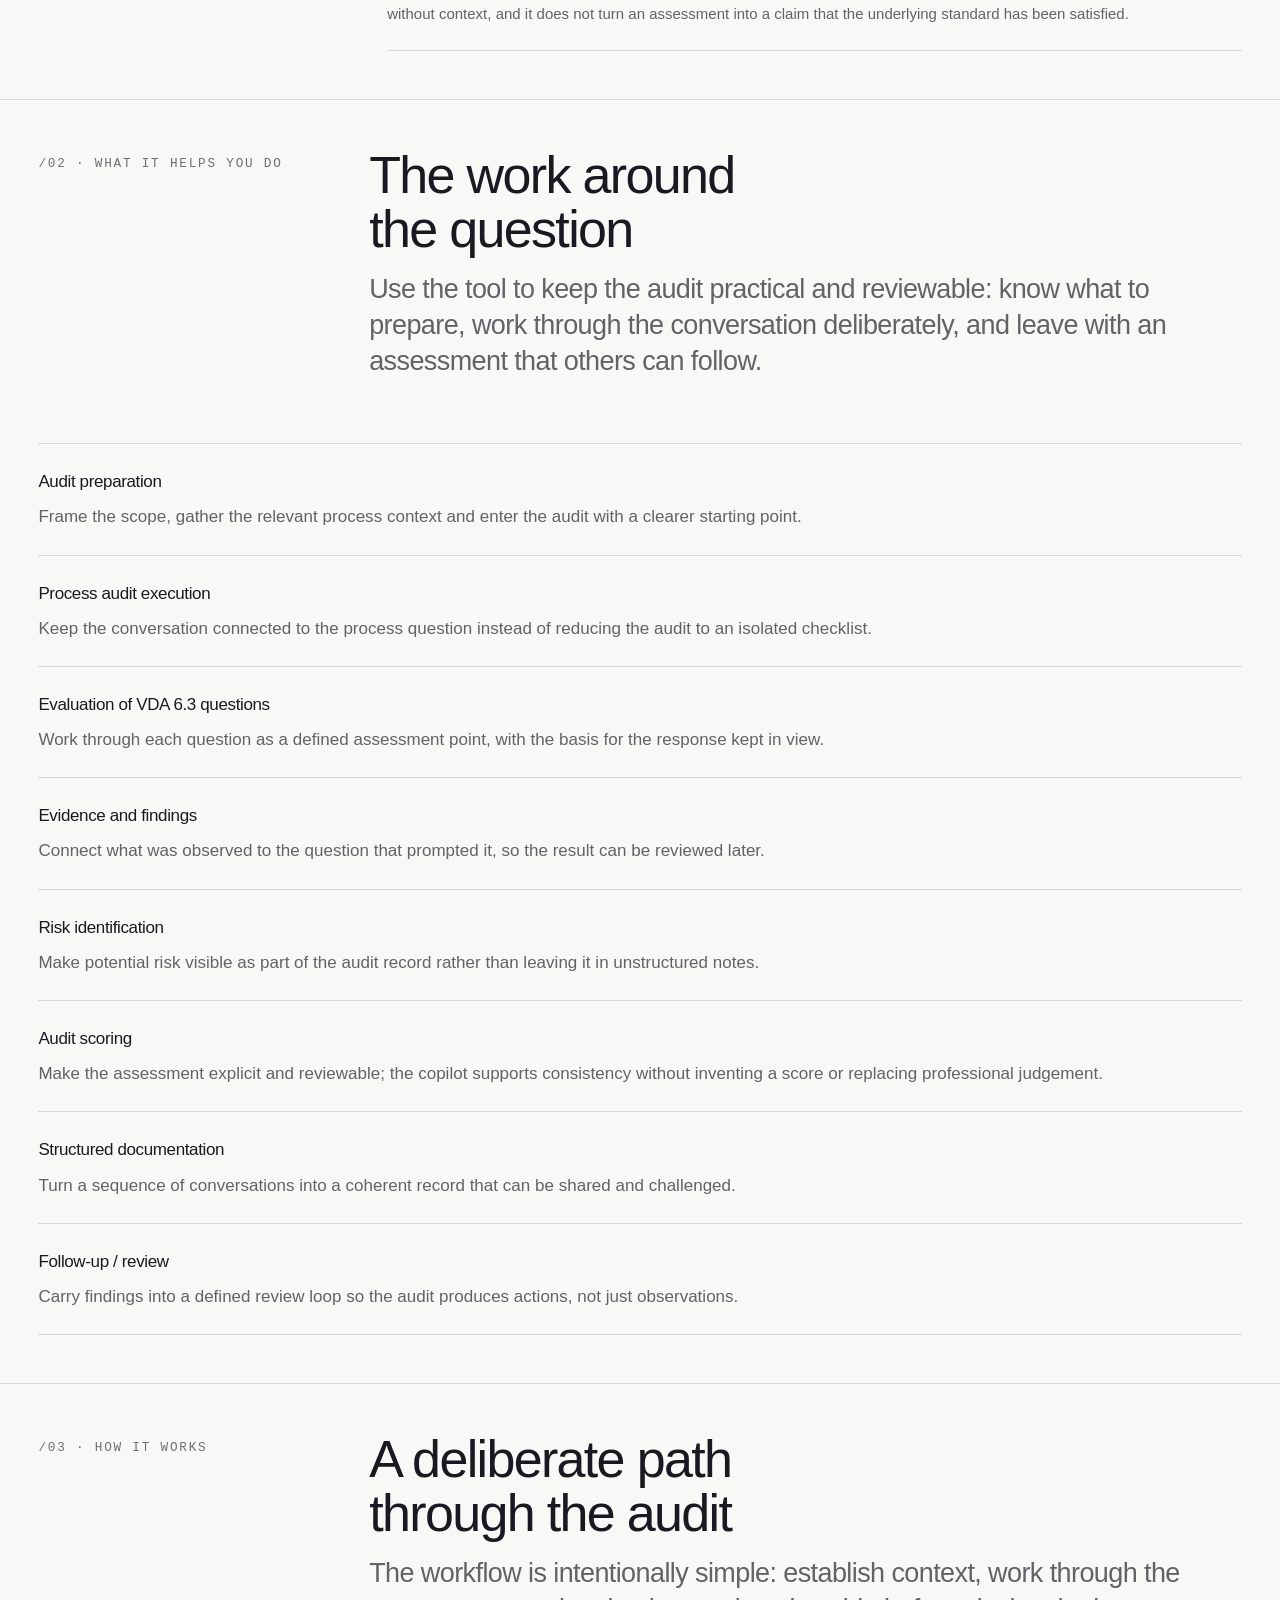
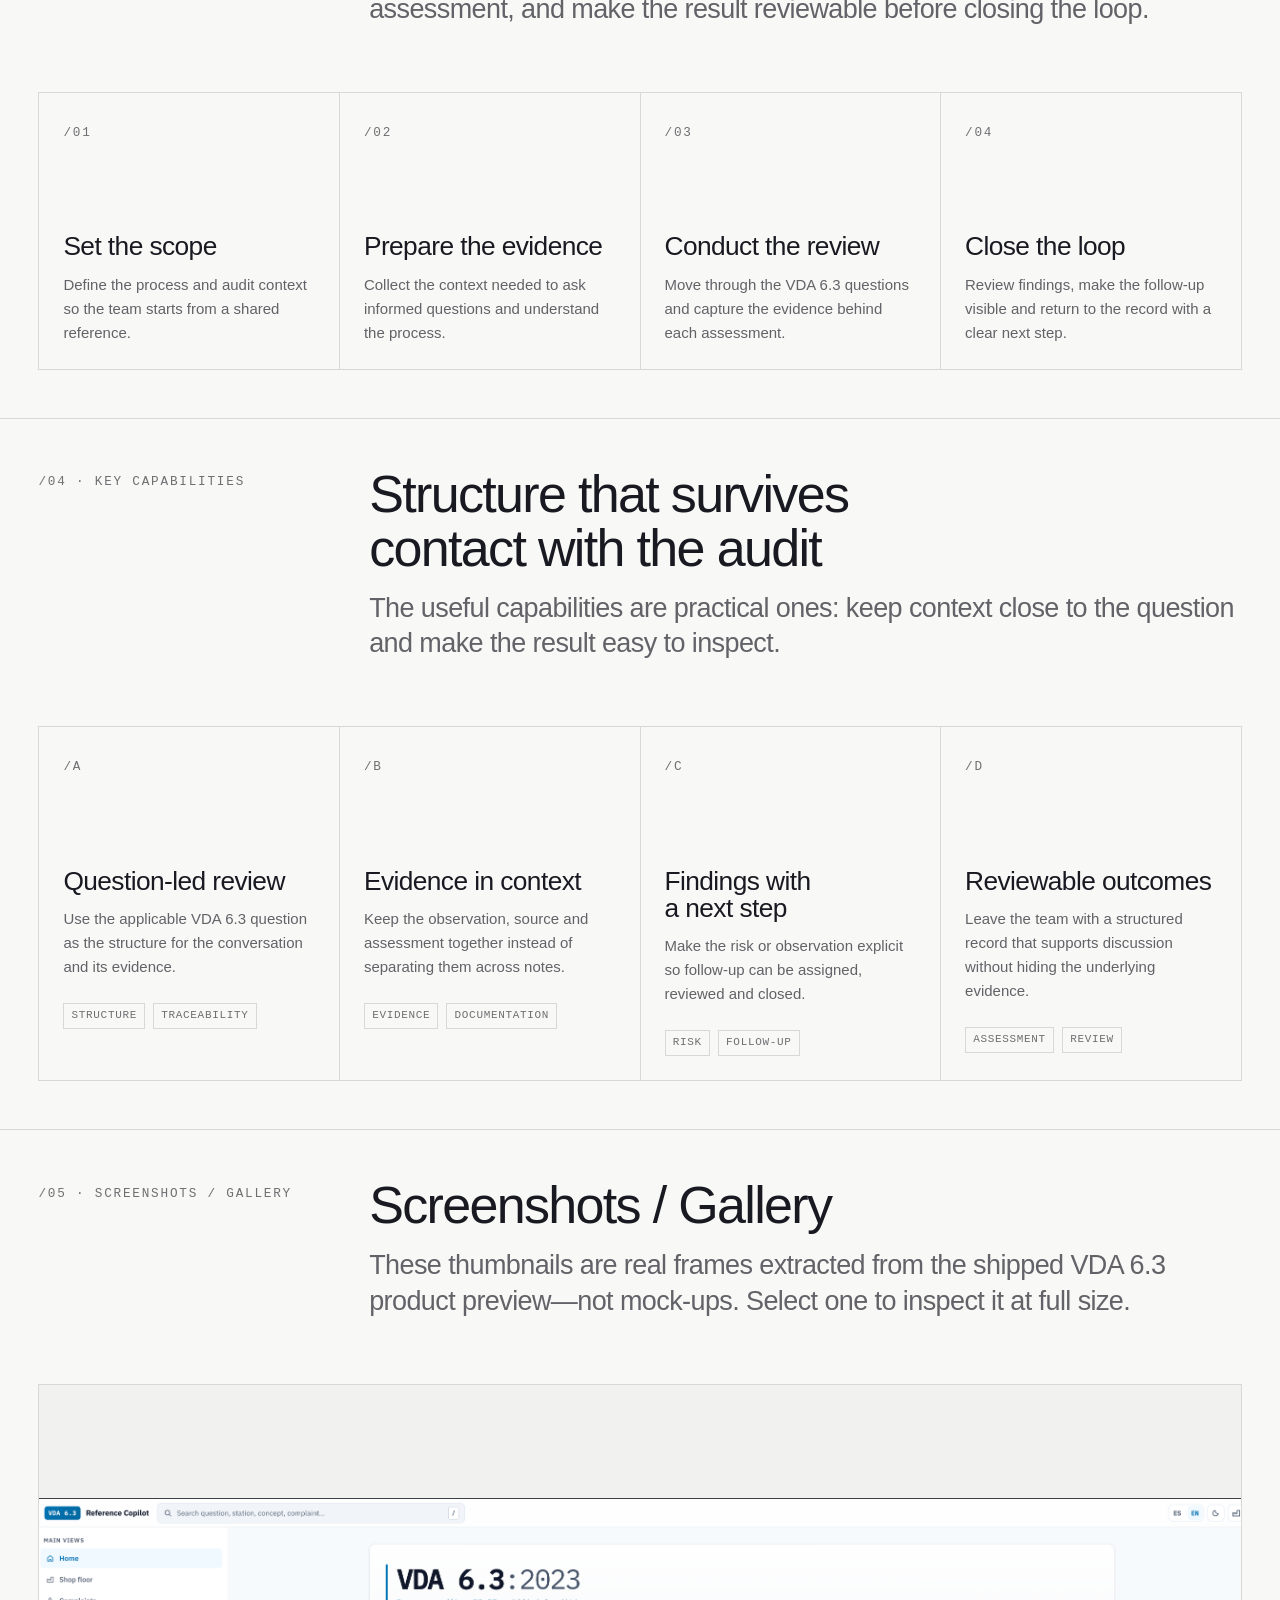
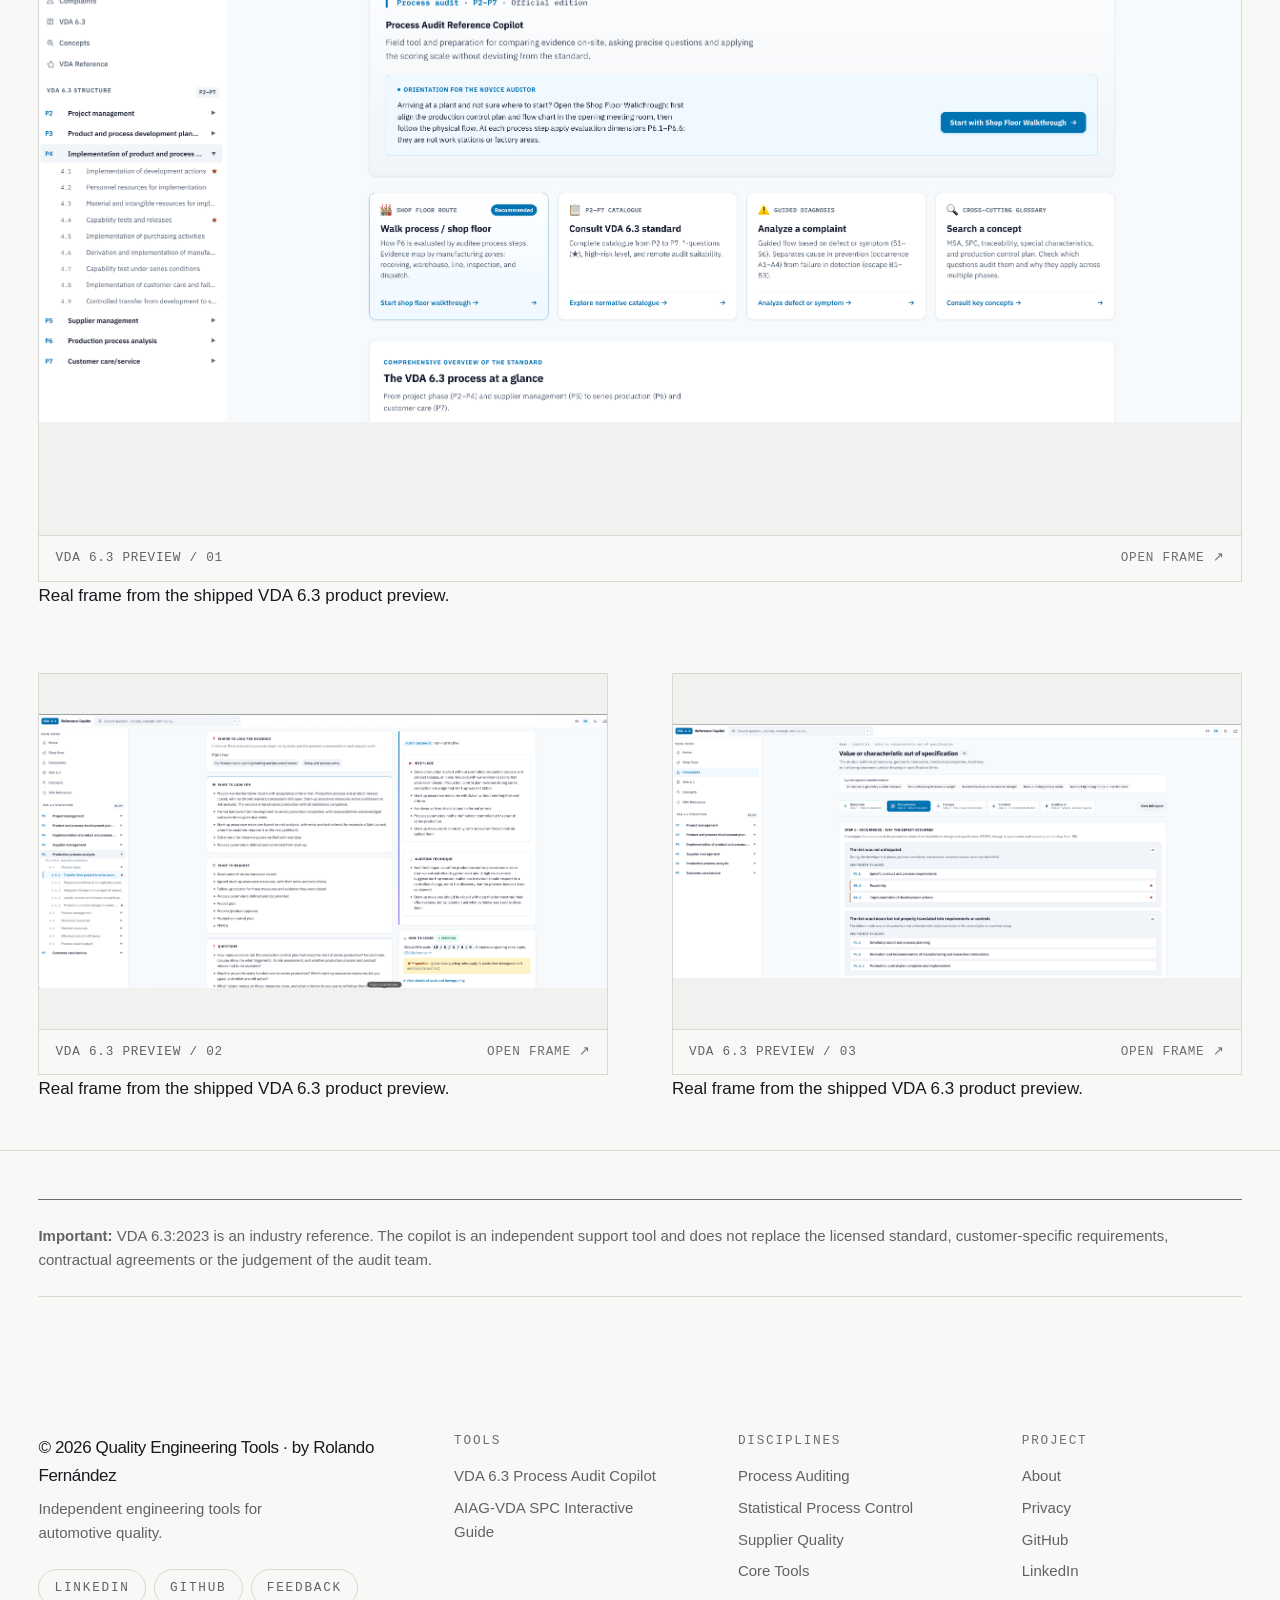
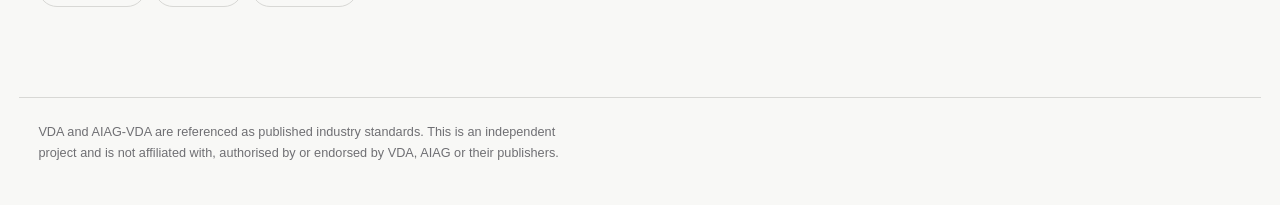
<file: tools/vda-6-3-process-audit-copilot.html>
<!DOCTYPE html>
<html lang="en" translate="no">
<head>
<meta charset="utf-8">
<meta name="viewport" content="width=device-width, initial-scale=1">
<meta name="color-scheme" content="light">
<meta name="google" content="notranslate">
<title>VDA 6.3:2023 Process Audit Copilot — Quality Engineering Tools</title>
<meta name="description" content="A structured workspace for preparing, conducting and evaluating VDA 6.3:2023 process audits with evidence, findings, risk visibility and follow-up.">
<meta name="theme-color" content="#f8f8f6">
<meta name="robots" content="index,follow">
<link rel="canonical" href="https://quality-engineering-tools.netlify.app/tools/vda-6-3-process-audit-copilot.html">

<!-- Open Graph / social preview. -->
<meta property="og:type" content="article">
<meta property="og:title" content="VDA 6.3:2023 Process Audit Copilot — Quality Engineering Tools">
<meta property="og:description" content="A structured workspace for preparing, conducting and evaluating VDA 6.3:2023 process audits.">
<meta property="og:locale" content="en_US">
<meta property="og:url" content="https://quality-engineering-tools.netlify.app/tools/vda-6-3-process-audit-copilot.html">
<meta property="og:image" content="https://quality-engineering-tools.netlify.app/media/og-image.png">
<meta property="og:image:width" content="1200">
<meta property="og:image:height" content="630">
<meta property="og:image:alt" content="Quality Engineering Tools — automotive quality engineering applications">
<meta name="twitter:card" content="summary_large_image">
<meta name="twitter:image" content="https://quality-engineering-tools.netlify.app/media/og-image.png">

<!-- Inline SVG favicon: a thin square mark. No extra request, no external asset. -->
<link rel="icon" href="data:image/svg+xml,<svg xmlns='http://www.w3.org/2000/svg' viewBox='0 0 32 32'><rect width='32' height='32' fill='%23f8f8f6'/><rect x='7.5' y='7.5' width='17' height='17' fill='none' stroke='%23191922' stroke-width='2'/></svg>">

<link rel="stylesheet" href="../css/styles.css">
</head>
<body class="tool-page">

<form name="click-track" method="POST" data-netlify="true" hidden aria-hidden="true">
  <input type="hidden" name="form-name" value="click-track">
  <input type="hidden" name="event">
  <input type="hidden" name="path">
  <input type="hidden" name="referrer">
</form>

<a class="skip-link" href="#main">Skip to content</a>

<header class="masthead" id="masthead">
  <div class="masthead__bar">
    <a class="brand" href="../">Quality Engineering Tools</a>

    <div class="language-switch" role="group" aria-label="Language" hidden>
      <button type="button" data-language="en" lang="en" aria-label="English" aria-pressed="true">EN</button>
      <button type="button" data-language="es" lang="es" aria-label="Castellano" aria-pressed="false">ES <span>Castellano</span></button>
    </div>

    <button class="nav-toggle" type="button" aria-expanded="false" aria-controls="site-nav">Menu</button>

    <nav class="site-nav" id="site-nav" aria-label="Primary">
      <ul class="site-nav__list">
        <li><a href="../#tools">Tools</a></li>
        <li><a href="../#about">About</a></li>
        <li><a href="../#feedback">Feedback</a></li>
        <li><a href="https://github.com/rolandojf-gif" target="_blank" rel="noopener noreferrer">GitHub</a></li>
      </ul>
      <a class="pill pill--action" href="../#tools">Explore the tools</a>
    </nav>
  </div>
</header>

<main id="main" tabindex="-1">
  <div class="tool-page__nav">
    <div class="container tool-page__nav-inner">
      <a class="back-link" href="../">&larr; Back to Quality Engineering Tools</a>
      <span class="tool-page__index">/TOOL 01</span>
    </div>
  </div>

  <section class="section tool-hero" aria-labelledby="vda-title">
    <div class="container">
      <div class="tool-hero__head">
        <p class="tool-hero__kicker">VDA 6.3:2023 · PROCESS AUDIT</p>
        <h1 class="tool-hero__title" id="vda-title"><span>VDA 6.3</span><span>Process Audit</span><span>Copilot</span></h1>
        <p class="tool-hero__lede">A structured workspace for the work around a process audit: prepare the scope, ask better questions, make the evidence visible, and carry findings into a clear follow-up.</p>
        <div class="tool-hero__actions">
          <a class="tool-button" href="#vda-overview" data-track="vda_overview_hero">Understand the tool <span aria-hidden="true">&darr;</span></a>
          <a class="tool-button tool-button--quiet" href="https://vda63-guia-consulta.netlify.app/" target="_blank" rel="noopener noreferrer" data-track="vda_open_tool">Open tool <span aria-hidden="true">&rarr;</span></a>
        </div>

        <dl class="tool-facts" aria-label="VDA 6.3 Copilot at a glance">
          <div class="tool-facts__item"><dt>Format</dt><dd>Process audit support</dd></div>
          <div class="tool-facts__item"><dt>Focus</dt><dd>Preparation → findings</dd></div>
          <div class="tool-facts__item"><dt>Output</dt><dd>Structured review record</dd></div>
          <div class="tool-facts__item"><dt>Scope</dt><dd>Independent support tool</dd></div>
        </dl>
      </div>
    </div>
  </section>

  <section class="section" id="vda-overview" aria-labelledby="vda-overview-title">
    <div class="container">
      <header class="tool-section__head">
        <p class="tool-section__index">/01 · OVERVIEW</p>
        <div>
          <h2 class="section-title tool-section__title" id="vda-overview-title">From audit preparation to a usable finding</h2>
          <p class="section-lead tool-section__intro">An audit is not only a sequence of questions. It is a chain of context: what was planned, what was observed, what evidence supports the observation, and what has to happen next.</p>
        </div>
      </header>
      <div class="tool-detail-grid">
        <div class="tool-copy">
          <p><strong>The copilot is designed to make that chain easier to follow.</strong> Instead of treating preparation, execution, assessment and follow-up as disconnected activities, it gives the audit team a common place to work through the process and keep the result connected to the question that produced it.</p>
          <p>It is a support workspace for professional judgement—not a substitute for the VDA 6.3 text, customer-specific requirements or the decision of the auditor. The useful part is the discipline: make the basis of an assessment visible before moving to the next step.</p>
          <p class="scope-note"><strong>Working principle.</strong> The tool should make the audit conversation more consistent and reviewable. It does not create a finding without context, and it does not turn an assessment into a claim that the underlying standard has been satisfied.</p>
        </div>
      </div>
    </div>
  </section>

  <section class="section" id="vda-helps" aria-labelledby="vda-helps-title">
    <div class="container">
      <header class="tool-section__head">
        <p class="tool-section__index">/02 · WHAT IT HELPS YOU DO</p>
        <div>
          <h2 class="section-title tool-section__title" id="vda-helps-title">The work around the question</h2>
          <p class="section-lead tool-section__intro">Use the tool to keep the audit practical and reviewable: know what to prepare, work through the conversation deliberately, and leave with an assessment that others can follow.</p>
        </div>
      </header>
      <ul class="tool-copy-list">
        <li><strong>Audit preparation</strong><span>Frame the scope, gather the relevant process context and enter the audit with a clearer starting point.</span></li>
        <li><strong>Process audit execution</strong><span>Keep the conversation connected to the process question instead of reducing the audit to an isolated checklist.</span></li>
        <li><strong>Evaluation of VDA 6.3 questions</strong><span>Work through each question as a defined assessment point, with the basis for the response kept in view.</span></li>
        <li><strong>Evidence and findings</strong><span>Connect what was observed to the question that prompted it, so the result can be reviewed later.</span></li>
        <li><strong>Risk identification</strong><span>Make potential risk visible as part of the audit record rather than leaving it in unstructured notes.</span></li>
        <li><strong>Audit scoring</strong><span>Make the assessment explicit and reviewable; the copilot supports consistency without inventing a score or replacing professional judgement.</span></li>
        <li><strong>Structured documentation</strong><span>Turn a sequence of conversations into a coherent record that can be shared and challenged.</span></li>
        <li><strong>Follow-up / review</strong><span>Carry findings into a defined review loop so the audit produces actions, not just observations.</span></li>
      </ul>
    </div>
  </section>

  <section class="section" id="vda-workflow" aria-labelledby="vda-workflow-title">
    <div class="container">
      <header class="tool-section__head">
        <p class="tool-section__index">/03 · HOW IT WORKS</p>
        <div>
          <h2 class="section-title tool-section__title" id="vda-workflow-title">A deliberate path through the audit</h2>
          <p class="section-lead tool-section__intro">The workflow is intentionally simple: establish context, work through the assessment, and make the result reviewable before closing the loop.</p>
        </div>
      </header>
      <ol class="workflow-list">
        <li class="workflow-step"><span class="workflow-step__index">/01</span><h3>Set the scope</h3><p>Define the process and audit context so the team starts from a shared reference.</p></li>
        <li class="workflow-step"><span class="workflow-step__index">/02</span><h3>Prepare the evidence</h3><p>Collect the context needed to ask informed questions and understand the process.</p></li>
        <li class="workflow-step"><span class="workflow-step__index">/03</span><h3>Conduct the review</h3><p>Move through the VDA 6.3 questions and capture the evidence behind each assessment.</p></li>
        <li class="workflow-step"><span class="workflow-step__index">/04</span><h3>Close the loop</h3><p>Review findings, make the follow-up visible and return to the record with a clear next step.</p></li>
      </ol>
    </div>
  </section>

  <section class="section" id="vda-capabilities" aria-labelledby="vda-capabilities-title">
    <div class="container">
      <header class="tool-section__head">
        <p class="tool-section__index">/04 · KEY CAPABILITIES</p>
        <div>
          <h2 class="section-title tool-section__title" id="vda-capabilities-title">Structure that survives contact with the audit</h2>
          <p class="section-lead tool-section__intro">The useful capabilities are practical ones: keep context close to the question and make the result easy to inspect.</p>
        </div>
      </header>
      <div class="capability-grid">
        <article class="capability"><span class="capability__index">/A</span><h3>Question-led review</h3><p>Use the applicable VDA 6.3 question as the structure for the conversation and its evidence.</p><div class="capability__tags"><span class="capability__tag">Structure</span><span class="capability__tag">Traceability</span></div></article>
        <article class="capability"><span class="capability__index">/B</span><h3>Evidence in context</h3><p>Keep the observation, source and assessment together instead of separating them across notes.</p><div class="capability__tags"><span class="capability__tag">Evidence</span><span class="capability__tag">Documentation</span></div></article>
        <article class="capability"><span class="capability__index">/C</span><h3>Findings with a next step</h3><p>Make the risk or observation explicit so follow-up can be assigned, reviewed and closed.</p><div class="capability__tags"><span class="capability__tag">Risk</span><span class="capability__tag">Follow-up</span></div></article>
        <article class="capability"><span class="capability__index">/D</span><h3>Reviewable outcomes</h3><p>Leave the team with a structured record that supports discussion without hiding the underlying evidence.</p><div class="capability__tags"><span class="capability__tag">Assessment</span><span class="capability__tag">Review</span></div></article>
      </div>
    </div>
  </section>

  <section class="section" id="vda-gallery" aria-labelledby="vda-gallery-title">
    <div class="container">
      <header class="tool-section__head">
        <p class="tool-section__index">/05 · SCREENSHOTS / GALLERY</p>
        <div>
          <h2 class="section-title tool-section__title" id="vda-gallery-title">Screenshots / Gallery</h2>
          <p class="section-lead tool-section__intro">These thumbnails are real frames extracted from the shipped VDA 6.3 product preview—not mock-ups. Select one to inspect it at full size.</p>
        </div>
      </header>
      <div class="gallery-grid" data-gallery>
        <figure class="gallery-item gallery-item--wide">
          <button class="gallery-button" type="button" data-gallery-index="0" data-full="../assets/screenshots/AIAG1.png" data-title="VDA 6.3 product preview · 01" data-source="Real frame · assets/video/vda-preview.mp4" aria-label="Open VDA 6.3 product preview frame 1 in full size">
            <img src="../assets/screenshots/AIAG1.png" alt="Real frame from the VDA 6.3 Process Audit Copilot product preview." loading="lazy" width="1600" height="1000">
            <span class="gallery-button__bar"><span>VDA 6.3 preview / 01</span><span>Open frame ↗</span></span>
          </button>
          <figcaption class="src">Real frame from the shipped VDA 6.3 product preview.</figcaption>
        </figure>
        <figure class="gallery-item">
          <button class="gallery-button" type="button" data-gallery-index="1" data-full="../assets/screenshots/AIAG2.png" data-title="VDA 6.3 product preview · 02" data-source="Real frame · assets/video/vda-preview.mp4" aria-label="Open VDA 6.3 product preview frame 2 in full size">
            <img src="../assets/screenshots/AIAG2.png" alt="Real frame from the VDA 6.3 Process Audit Copilot product preview." loading="lazy" width="1600" height="1000">
            <span class="gallery-button__bar"><span>VDA 6.3 preview / 02</span><span>Open frame ↗</span></span>
          </button>
          <figcaption class="src">Real frame from the shipped VDA 6.3 product preview.</figcaption>
        </figure>
        <figure class="gallery-item">
          <button class="gallery-button" type="button" data-gallery-index="2" data-full="../assets/screenshots/AIAG3.png" data-title="VDA 6.3 product preview · 03" data-source="Real frame · assets/video/vda-preview.mp4" aria-label="Open VDA 6.3 product preview frame 3 in full size">
            <img src="../assets/screenshots/AIAG3.png" alt="Real frame from the VDA 6.3 Process Audit Copilot product preview." loading="lazy" width="1600" height="1000">
            <span class="gallery-button__bar"><span>VDA 6.3 preview / 03</span><span>Open frame ↗</span></span>
          </button>
          <figcaption class="src">Real frame from the shipped VDA 6.3 product preview.</figcaption>
        </figure>
      </div>
    </div>
  </section>

  <section class="section" aria-label="VDA 6.3 tool scope note">
    <div class="container">
      <div class="scope-note"><strong>Important:</strong> VDA 6.3:2023 is an industry reference. The copilot is an independent support tool and does not replace the licensed standard, customer-specific requirements, contractual agreements or the judgement of the audit team.</div>
    </div>
  </section>
</main>

<dialog class="lightbox" id="tool-lightbox" aria-labelledby="lightbox-title" aria-describedby="lightbox-counter" hidden>
  <div class="lightbox__window">
    <div class="lightbox__head">
      <h2 class="lightbox__title" id="lightbox-title">Product preview</h2>
      <button class="lightbox__close" type="button" data-lightbox-close aria-label="Close enlarged preview">×</button>
    </div>
    <div class="lightbox__body"><img class="lightbox__image" id="lightbox-image" src="../assets/screenshots/AIAG1.png" alt="Real product preview frame"></div>
    <div class="lightbox__foot">
      <span class="lightbox__counter" id="lightbox-counter">01 / 03</span>
      <div class="lightbox-nav"><button type="button" data-lightbox-prev aria-label="Previous preview">←</button><button type="button" data-lightbox-next aria-label="Next preview">→</button></div>
      <span class="lightbox__source" id="lightbox-source">Real product preview frame</span>
    </div>
  </div>
</dialog>

<footer class="site-footer">
  <div class="container footer-grid">
    <div class="footer-brand">
      <p class="footer-copy">&copy; 2026 Quality Engineering Tools · by Rolando Fernández</p>
      <p class="footer-tagline">Independent engineering tools for automotive quality.</p>
      <ul class="footer-social">
        <li><a class="pill" href="https://www.linkedin.com/in/rolando-fernandez-jara" target="_blank" rel="noopener noreferrer" data-track="linkedin_footer">LinkedIn</a></li>
        <li><a class="pill" href="https://github.com/rolandojf-gif" target="_blank" rel="noopener noreferrer" data-track="github_footer">GitHub</a></li>
        <li><a class="pill" href="../#feedback">Feedback</a></li>
      </ul>
    </div>
    <nav class="footer-col" aria-labelledby="footer-tools-vda">
      <h2 class="footer-col__title" id="footer-tools-vda">Tools</h2>
      <ul class="footer-list">
        <li><a href="vda-6-3-process-audit-copilot.html">VDA 6.3 Process Audit Copilot</a></li>
        <li><a href="aiag-vda-spc-guide.html">AIAG-VDA SPC Interactive Guide</a></li>
      </ul>
    </nav>
    <div class="footer-col"><h2 class="footer-col__title">Disciplines</h2><ul class="footer-list footer-list--plain"><li>Process Auditing</li><li>Statistical Process Control</li><li>Supplier Quality</li><li>Core Tools</li></ul></div>
    <nav class="footer-col" aria-labelledby="footer-project-vda"><h2 class="footer-col__title" id="footer-project-vda">Project</h2><ul class="footer-list"><li><a href="../#about">About</a></li><li><a href="../privacy.html">Privacy</a></li><li><a href="https://github.com/rolandojf-gif" target="_blank" rel="noopener noreferrer">GitHub</a></li><li><a href="https://www.linkedin.com/in/rolando-fernandez-jara" target="_blank" rel="noopener noreferrer">LinkedIn</a></li></ul></nav>
  </div>
  <div class="container footer-bottom"><p>VDA and AIAG-VDA are referenced as published industry standards. This is an independent project and is not affiliated with, authorised by or endorsed by VDA, AIAG or their publishers.</p></div>
</footer>

<script src="../js/translations.js" defer></script>
<script src="../js/i18n.js" defer></script>
<script src="../js/main.js" defer></script>
<!-- Cloudflare Web Analytics --><script type="module" src="https://static.cloudflareinsights.com/beacon.min.js" data-cf-beacon='{"token":"aacfcbaa721e4443981c76aaffa8f299"}'></script><!-- End Cloudflare Web Analytics -->
</body>
</html>
</file>
<file: css/styles.css>
/* ==========================================================================
   QUALITY ENGINEERING TOOLS
   Restrained editorial / industrial layout. Typography and grid carry the
   identity; there is no decorative layer.

   Contents
   01  Tokens
   02  Reset and base
   03  Layout primitives
   04  Focus, skip link, shared pill
   05  Masthead
   06  Hero
   07  Section heads
   08  Products
   09  Principles
   10  About
   11  Future tools
   12  Bottom CTA
   13  Forms
   14  Footer
   15  Dedicated tool pages
   16  Responsive refinements
   17  Reduced motion
   ========================================================================== */


/* 01  Tokens ============================================================== */

:root {
  /* Colour ---------------------------------------------------------- */
  --color-bg:            #f8f8f6;
  --color-surface:       #f1f1ef;
  --color-text:          #191922;
  --color-text-2:        #626268;
  /* Darkened from the #919194 of the brief: at 11px that grey measures
     2.96:1 on the background and fails WCAG AA. This value is 4.71:1. */
  --color-text-muted:    #6f6f73;
  --color-border:        #d8d8d5;

  /* The two bottom actions: one light neutral, one near-black */
  --color-cta-light:       #d9d9d6;
  --color-cta-light-hover: #d0d0cc;
  --color-cta-dark:        #1b1d21;
  --color-cta-dark-hover:  #24262b;
  --color-on-dark:         #f5f5f2;

  /* Technical drawing rules and surfaces reuse the existing neutral palette. */
  --color-drawing:          #34343a;
  --color-drawing-soft:     #8a8a8f;
  --color-backdrop:         rgba(25, 25, 34, 0.82);

  --color-hover-tint:    #ecece9;
  /* Full-bleed tone for a product row whose preview is running. */
  --color-row-active:    #efeee9;

  /* The bar floats over the page: translucent where backdrop-filter is
     supported, near-solid where it is not. */
  --color-masthead:          rgba(236, 235, 231, 0.64);
  /* A touch more opaque once page content is passing underneath. */
  --color-masthead-scrolled: rgba(236, 235, 231, 0.68);
  --color-masthead-solid:    rgba(236, 235, 231, 0.94);
  --color-masthead-border: rgba(25, 25, 34, 0.08);

  /* Type ------------------------------------------------------------ */
  --font-sans: "Helvetica Neue", Helvetica, Arial, sans-serif;
  --font-mono: ui-monospace, SFMono-Regular, "SF Mono", Menlo, Consolas,
               "Liberation Mono", monospace;

  --fs-micro:   clamp(0.75rem, 0.73rem + 0.08vw, 0.8125rem);
  --fs-small:   clamp(0.875rem, 0.84rem + 0.12vw, 0.9375rem);
  --fs-body:    clamp(1rem, 0.96rem + 0.22vw, 1.0625rem);
  --fs-lead:    clamp(1.25rem, 1.1rem + 0.78vw, 1.6875rem);
  --fs-h3:      clamp(1.25rem, 1.1rem + 0.68vw, 1.6875rem);
  --fs-h2:      clamp(1.875rem, 1.4rem + 2.4vw, 3.25rem);
  --fs-product: clamp(4.5rem, 6.5vw, 7.5rem);
  --fs-product-desc: clamp(1.125rem, 1rem + 0.5vw, 1.3125rem);
  --fs-cta:     clamp(1.75rem,   0.95rem + 2vw,    3rem);
  --fs-hero:    clamp(2.75rem,   1.2rem  + 7.2vw,  7rem);
  --fs-detail-hero: clamp(2.5rem, 1.5rem + 4.8vw, 5.75rem);

  --tracking-label: 0.14em;
  --tracking-tight: -0.022em;
  --tracking-display: -0.032em;
  /* Helvetica Neue takes tighter display tracking than a UI font does. */
  --tracking-hero: -0.055em;
  --tracking-product: -0.05em;

  /* Space ----------------------------------------------------------- */
  --space-3xs: 0.25rem;
  --space-2xs: 0.5rem;
  --space-xs:  0.75rem;
  --space-s:   1rem;
  --space-m:   1.5rem;
  --space-l:   2.5rem;
  --space-xl:  4rem;
  --space-2xl: clamp(3.5rem, 7vw, 7rem);
  --space-3xl: clamp(5.5rem, 11vw, 10rem);

  /* Layout ---------------------------------------------------------- */
  --container-max:   100rem;
  --container-inset: clamp(1.5rem, 3vw, 3rem);
  --container:       var(--container-max);
  --gutter:          clamp(1.125rem, 1.5vw, 2rem);
  --header-h:   3.875rem;
  --rule:       1px solid var(--color-border);

  /* Motion ---------------------------------------------------------- */
  --ease: cubic-bezier(0.22, 0.61, 0.36, 1);
  --dur-fast: 180ms;
  --dur:      260ms;
}


/* 02  Reset and base ====================================================== */

*,
*::before,
*::after { box-sizing: border-box; }

/* An author `display` would otherwise beat the UA's [hidden] rule — which it
   does for .form, whose display is grid. */
[hidden] { display: none !important; }

html {
  -webkit-text-size-adjust: 100%;
  scroll-behavior: smooth;
  /* Anchor targets must clear the floating masthead. */
  scroll-padding-top: calc(var(--header-h) + var(--space-xl));
}

body {
  margin: 0;
  /* The masthead is fixed; reserve its height plus its top offset. */
  padding-top: calc(var(--header-h) + var(--space-s) * 2);
  background-color: var(--color-bg);
  color: var(--color-text);
  font-family: var(--font-sans);
  font-size: var(--fs-body);
  line-height: 1.6;
  letter-spacing: 0.001em;
  -webkit-font-smoothing: antialiased;
  -moz-osx-font-smoothing: grayscale;
}

h1, h2, h3, h4, p, dl, dd, figure, ul, ol { margin: 0; }
ul, ol { padding: 0; list-style: none; }

h1, h2, h3 {
  font-weight: 400;
  line-height: 1.04;
  letter-spacing: var(--tracking-display);
  text-wrap: balance;
}

a {
  color: inherit;
  text-decoration: none;
}

img, video {
  display: block;
  max-width: 100%;
  height: auto;
}

svg { display: block; max-width: 100%; }

button {
  font: inherit;
  color: inherit;
  background: none;
  border: 0;
  padding: 0;
  cursor: pointer;
}

::selection {
  background-color: var(--color-text);
  color: var(--color-bg);
}

/* Small uppercase technical label, used for indexes and column titles. */
.label,
.section-index,
.product__index,
.footer-col__title,
.future-item__state,
.hero__meta dt,
.pill,
.nav-toggle {
  font-family: var(--font-mono);
  font-size: var(--fs-micro);
  font-weight: 400;
  letter-spacing: var(--tracking-label);
  text-transform: uppercase;
}


/* 03  Layout primitives =================================================== */

.container {
  width: min(var(--container-max), calc(100% - var(--container-inset)));
  max-width: var(--container-max);
  margin-inline: auto;
  padding-inline: var(--gutter);
}

.section {
  padding-block: var(--space-3xl);
  border-top: var(--rule);
}

/* The hero sits above the first rule, so it carries no top border. */
.hero { padding-block: var(--space-2xl) var(--space-3xl); }

.hero__layout {
  display: grid;
  gap: var(--space-2xl);
  align-items: center;
}


/* 04  Focus, skip link, shared pill ======================================= */

:focus-visible {
  outline: 2px solid var(--color-text);
  outline-offset: 3px;
}

/* The skip-link target is focusable but never tabbed to, so it needs no ring. */
main:focus { outline: none; }

.skip-link {
  position: absolute;
  left: var(--space-s);
  top: var(--space-s);
  z-index: 200;
  padding: 0.6rem 1rem;
  background-color: var(--color-bg);
  border: var(--rule);
  font-size: var(--fs-small);
  transform: translateY(-200%);
  transition: transform var(--dur-fast) var(--ease);
}

.skip-link:focus-visible { transform: translateY(0); }

.pill {
  display: inline-flex;
  align-items: center;
  padding: 0.5rem 0.95rem;
  border: var(--rule);
  border-radius: 999px;
  color: var(--color-text-2);
  background-color: transparent;
  white-space: nowrap;
  transition:
    color var(--dur-fast) var(--ease),
    border-color var(--dur-fast) var(--ease),
    background-color var(--dur-fast) var(--ease);
}

.pill:hover {
  color: var(--color-text);
  border-color: var(--color-text-muted);
  background-color: var(--color-hover-tint);
}


/* 05  Masthead ============================================================ */

.masthead {
  position: fixed;
  top: var(--space-s);
  left: 0;
  right: 0;
  z-index: 100;
  padding-inline: var(--gutter);
  pointer-events: none; /* only the bar itself is interactive */
}

.masthead__bar {
  pointer-events: auto;
  display: flex;
  flex-wrap: wrap;
  align-items: center;
  gap: var(--space-s) var(--space-m);
  width: 100%;
  /* Same axis as .container's text column, at every width. */
  max-width: calc(var(--container-max) - var(--gutter) * 2);
  margin-inline: auto;
  min-height: var(--header-h);
  padding: 0.8125rem var(--space-s);
  background-color: var(--color-masthead-solid);
  border: 1px solid var(--color-masthead-border);
  border-radius: 16px;
  box-shadow: 0 6px 24px rgba(0, 0, 0, 0.04);
  transition:
    background-color var(--dur) var(--ease),
    border-color var(--dur) var(--ease),
    box-shadow var(--dur) var(--ease);
}

@supports (backdrop-filter: blur(4px)) or (-webkit-backdrop-filter: blur(4px)) {
  .masthead__bar {
    background-color: var(--color-masthead);
    -webkit-backdrop-filter: blur(10px);
    backdrop-filter: blur(10px);
  }

  /* Only the translucent branch needs this; the opaque fallback is already
     readable over anything. */
  .masthead.is-scrolled .masthead__bar {
    background-color: var(--color-masthead-scrolled);
  }
}

.masthead.is-scrolled .masthead__bar {
  border-color: rgba(25, 25, 34, 0.12);
  box-shadow: 0 8px 30px rgba(0, 0, 0, 0.07);
}

.brand {
  flex: 1 1 auto;
  min-width: 0;
  font-family: var(--font-mono);
  font-size: clamp(0.6875rem, 0.62rem + 0.32vw, 0.875rem);
  font-weight: 400;
  letter-spacing: 0.085em;
  text-transform: uppercase;
  color: var(--color-text);
}

.nav-toggle {
  flex: 0 0 auto;
  padding: 0.45rem 0.75rem;
  border: var(--rule);
  border-radius: 999px;
  color: var(--color-text);
  transition: color var(--dur-fast) var(--ease), border-color var(--dur-fast) var(--ease);
}

.nav-toggle:hover { color: var(--color-text); border-color: var(--color-text-muted); }

.site-nav {
  display: none;
  flex-basis: 100%;
  flex-direction: column;
  gap: var(--space-s);
  padding: var(--space-s) 0 var(--space-2xs);
  border-top: var(--rule);
}

.site-nav.is-open { display: flex; }

.site-nav__list {
  display: flex;
  flex-direction: column;
  gap: var(--space-xs);
}

.site-nav__list a {
  display: inline-block;
  font-size: var(--fs-small);
  color: var(--color-text);
  transition: color var(--dur-fast) var(--ease);
}

.site-nav__list a:hover { color: var(--color-text); }

.pill--action { align-self: flex-start; }

/* Scoped to the bar: its backdrop is translucent, so the shared .pill grey is
   not reliable over whatever scrolls underneath. Pills elsewhere keep it. */
.masthead .pill { color: var(--color-text); }

@media (min-width: 75rem) {
  .nav-toggle { display: none; }

  .masthead__bar {
    flex-wrap: nowrap;
    padding-inline: var(--space-m);
  }

  .site-nav {
    display: flex;
    flex: 0 0 auto;
    flex-basis: auto;
    flex-direction: row;
    align-items: center;
    gap: var(--space-l);
    padding: 0;
    border-top: 0;
  }

  .site-nav__list {
    flex-direction: row;
    /* --space-m rather than --space-l: four items have to sit on one line
       without widening the bar. */
    gap: var(--space-m);
  }
}

/* Language stays outside the collapsible navigation, including on mobile. */
.language-switch {
  display: flex;
  flex: 0 0 auto;
  align-items: center;
  padding: 3px;
  border: var(--rule);
  border-radius: 999px;
  font-family: var(--font-mono);
  font-size: 0.75rem;
  letter-spacing: 0.02em;
}

.language-switch button {
  min-width: 44px;
  min-height: 38px;
  padding: 0.35rem 0.65rem;
  border-radius: 999px;
  white-space: nowrap;
}

.language-switch button[aria-pressed="true"] {
  color: var(--color-bg);
  background: var(--color-text);
}

.language-switch button:hover { box-shadow: inset 0 0 0 1px var(--color-text); }

@media (max-width: 74.999rem) {
  .masthead__bar { display: grid; grid-template-columns: 1fr auto; gap: 0.6rem; }
  .brand { grid-column: 1 / -1; }
  .language-switch { grid-column: 1; grid-row: 2; justify-self: start; }
  .nav-toggle { grid-column: 2; grid-row: 2; min-height: 44px; }
  .site-nav { grid-column: 1 / -1; }
  body { padding-top: calc(var(--header-h) + 5rem); }
  html { scroll-padding-top: calc(var(--header-h) + 6rem); }
}

html[lang="es"] .hero__title { font-size: clamp(2.5rem, 1rem + 5.5vw, 5.75rem); }
html[lang="es"] .product__title {
  font-size: clamp(3rem, 5.5vw, 6.5rem);
  overflow-wrap: anywhere;
}
html[lang="es"] .tool-hero__title { overflow-wrap: anywhere; }


/* 06  Hero ================================================================ */

.hero__title {
  font-size: var(--fs-hero);
  font-weight: 400;
  letter-spacing: var(--tracking-hero);
  line-height: 0.9;
  margin-bottom: var(--space-2xl);
}

.hero__body {
  display: grid;
  gap: var(--space-m);
  padding-top: var(--space-l);
  border-top: var(--rule);
}

.hero__lead {
  font-size: var(--fs-lead);
  line-height: 1.25;
  letter-spacing: var(--tracking-tight);
  max-width: 24ch;
}

.hero__note {
  color: var(--color-text-2);
  max-width: 46ch;
}

.hero__meta {
  display: grid;
  gap: var(--space-m);
  margin-top: var(--space-2xl);
  padding-top: var(--space-m);
  border-top: var(--rule);
}

.hero__meta-item {
  display: flex;
  flex-direction: column;
  gap: var(--space-3xs);
}

.hero__meta dt { color: var(--color-text-muted); }
.hero__meta dd { margin: 0; font-size: var(--fs-small); color: var(--color-text-2); }

.hero__explore {
  display: inline-flex;
  align-items: center;
  gap: var(--space-m);
  width: fit-content;
  margin-top: var(--space-2xs);
  padding: var(--space-xs) 0;
  border-bottom: var(--rule);
  font-family: var(--font-mono);
  font-size: var(--fs-micro);
  letter-spacing: var(--tracking-label);
  text-transform: uppercase;
  transition: border-color var(--dur-fast) var(--ease);
}

.hero__explore:hover { border-color: var(--color-text); }
.hero__explore-arrow { font-size: 1rem; line-height: 1; transition: transform var(--dur-fast) var(--ease); }
.hero__explore:hover .hero__explore-arrow { transform: translateY(3px); }

/* Technical metrology drawing: quiet, flat line-art inside the existing grid. */
.hero-drawing {
  position: relative;
  min-width: 0;
  padding: var(--space-m);
  background: var(--color-surface);
  border: var(--rule);
}

.hero-drawing::before,
.hero-drawing::after {
  content: "";
  position: absolute;
  width: var(--space-s);
  height: var(--space-s);
  pointer-events: none;
}

.hero-drawing::before {
  top: calc(var(--space-xs) * -1);
  left: calc(var(--space-xs) * -1);
  border-top: 1px solid var(--color-text);
  border-left: 1px solid var(--color-text);
}

.hero-drawing::after {
  right: calc(var(--space-xs) * -1);
  bottom: calc(var(--space-xs) * -1);
  border-right: 1px solid var(--color-text);
  border-bottom: 1px solid var(--color-text);
}

.hero-drawing svg { width: 100%; height: auto; }
.hero-drawing__grid path {
  fill: none;
  stroke: var(--color-border);
  stroke-width: 0.8;
}

.hero-drawing__object,
.hero-drawing__caliper {
  fill: none;
  stroke: var(--color-drawing);
  stroke-width: 2.2;
  stroke-linecap: round;
  stroke-linejoin: round;
}

.hero-drawing__object path:first-child { fill: var(--color-bg); fill-opacity: 0.74; }
.hero-drawing__dimension { stroke-width: 1.1; }
.hero-drawing__slider { stroke-width: 2.8; }
.hero-drawing__callouts path {
  fill: none;
  stroke: var(--color-drawing-soft);
  stroke-width: 1.1;
}

.hero-drawing text {
  fill: var(--color-drawing-soft);
  font-family: var(--font-mono);
  font-size: 12px;
  letter-spacing: 0.08em;
}

.hero-drawing__object text { font-size: 20px; }
.hero-drawing figcaption {
  display: flex;
  align-items: baseline;
  justify-content: space-between;
  gap: var(--space-s);
  margin-top: var(--space-s);
  padding-top: var(--space-s);
  border-top: var(--rule);
  font-family: var(--font-mono);
  font-size: var(--fs-micro);
  letter-spacing: 0.06em;
  text-transform: uppercase;
  color: var(--color-text-2);
}

.hero-drawing__index { color: var(--color-text-muted); }

@media (min-width: 48rem) {
  .hero__body {
    grid-template-columns: minmax(0, 5fr) minmax(0, 7fr);
    gap: var(--space-xl);
    align-items: start;
  }

  .hero__meta { grid-template-columns: repeat(3, minmax(0, 1fr)); }
}

@media (min-width: 64rem) {
  .hero__layout {
    grid-template-columns: minmax(0, 7fr) minmax(25rem, 5fr);
    gap: var(--space-xl);
  }

  .hero__title { max-width: none; }
  .hero-drawing { align-self: start; }
}


/* 07  Section heads ======================================================= */

.section-head {
  display: grid;
  gap: var(--space-m);
  margin-bottom: var(--space-2xl);
}

.section-title {
  font-size: var(--fs-h2);
  letter-spacing: var(--tracking-display);
}

.section-index { color: var(--color-text-muted); padding-top: 0.35em; }

.section-note {
  margin-top: var(--space-s);
  font-size: var(--fs-small);
  color: var(--color-text-muted);
}

.section-lead {
  margin-top: var(--space-m);
  max-width: 54ch;
  font-size: var(--fs-lead);
  line-height: 1.32;
  letter-spacing: var(--tracking-tight);
  color: var(--color-text-2);
}

@media (min-width: 48rem) {
  .section-head {
    grid-template-columns: minmax(0, 3fr) minmax(0, 9fr);
    gap: var(--space-xl);
  }
}


/* 08  Products ============================================================ */

.products .section-head { margin-bottom: var(--space-l); }

.products .section-title {
  font-size: clamp(2.5rem, 1.8rem + 3vw, 3.75rem);
}

/* The bottom actions now follow this section directly, so the join is a step
   rather than a full section break. */
.products { padding-bottom: var(--space-xl); }

/* 100vw counts the scrollbar; clipping here keeps the bleed from creating
   horizontal overflow. `clip` does not make a scroll container. */
.products { overflow-x: clip; }

.product {
  --preview-ease: cubic-bezier(0.16, 1, 0.3, 1);
  position: relative;
  display: grid;
  gap: var(--space-m);
  padding-block: var(--space-2xl);
  border-top: var(--rule);
  grid-template-areas:
    "title"
    "media"
    "desc"
    "cta"
    "index";
}

.product:last-child { border-bottom: var(--rule); }

/* The active tone runs the full width of the page, not just the content
   column, so the row reads as one continuous strip rather than a card.
   Painted by a pseudo-element behind the content: no layout, no radius,
   no shadow, no inset. */
.product::before {
  content: "";
  position: absolute;
  z-index: -1;
  inset-block: 0;
  left: calc(50% - 50vw);
  width: 100vw;
  background-color: transparent;
  transition: background-color 520ms var(--preview-ease);
}

.product.preview-active::before { background-color: var(--color-row-active); }

.product__index  { grid-area: index; color: var(--color-text-muted); }
.product__media  { grid-area: media; margin: 0; }
.product__heading {
  grid-area: title;
  min-width: 0;
  max-width: none;
}
.product__desc {
  grid-area: desc;
  color: var(--color-text-2);
  max-width: 46ch;
  font-size: var(--fs-product-desc);
  line-height: 1.48;
  letter-spacing: var(--tracking-tight);
}

.product__cta {
  grid-area: cta;
  display: inline-flex;
  align-items: center;
  align-self: start;
  justify-content: space-between;
  gap: var(--space-l);
  width: min(100%, 23rem);
  padding: var(--space-xs) 0;
  border-top: var(--rule);
  border-bottom: var(--rule);
  font-family: var(--font-mono);
  font-size: var(--fs-micro);
  letter-spacing: var(--tracking-label);
  text-transform: uppercase;
  transition: border-color var(--dur-fast) var(--ease);
}

.product__cta:hover { border-color: var(--color-text); }
.product__cta span:last-child { font-size: 1rem; transition: transform var(--dur-fast) var(--ease); }
.product__cta:hover span:last-child { transform: translateX(4px); }

.product__title {
  font-size: var(--fs-product);
  font-weight: 400;
  letter-spacing: -0.045em;
  line-height: 0.94;
  max-width: none;
  transition: transform 660ms var(--preview-ease);
}

.product__title-line { display: block; }

/* Set by script once a preview actually becomes active. Nothing toggles it
   yet, so crossing a row with no preview moves nothing. */
.product.preview-active .product__title { transform: translateX(14px); }

.product__subtitle {
  margin-top: var(--space-s);
  font-size: var(--fs-h3);
  letter-spacing: var(--tracking-tight);
  color: var(--color-text-2);
}

/* Product titles are the primary route into the dedicated pages. */
.product__link {
  display: inline-block;
  transition: color var(--dur-fast) var(--ease);
}

.product:hover .product__link,
.product__link:focus-visible { color: var(--color-text); }

/* Preview frame ---------------------------------------------------- */
.media-frame {
  position: relative;
  aspect-ratio: 16 / 10;
  max-width: 100%;
  /* Deliberately invisible: it reserves the geometry for the video overlay
     and carries the glyph, but paints no border, fill, outline or shadow, so
     no reserved rectangle is perceptible in the base state. */
  overflow: hidden;
  /* Lets the glyph scale from the frame rather than from the viewport: the
     frame is widest on tablet, not on desktop, so viewport units would not
     track it. */
  container-type: size;
}

/* Base layer. A quiet geometric mark — no box, border or shadow, and it
   never animates on its own. Sized from the frame so both SVGs keep the
   visual volume of the old letterforms. */
.media-frame__glyph {
  position: absolute;
  inset: 0;
  z-index: 0;
  display: grid;
  place-items: center;
  color: rgba(25, 25, 34, 0.055);
  pointer-events: none;
  -webkit-user-select: none;
  user-select: none;
}

.media-frame__glyph svg {
  display: block;
  width: 78%;
  height: auto;
  max-height: 82%;
  overflow: visible;
}

/* Overlay layer, for the recordings that come next. Absolute and sized to
   the frame, so it costs no layout: it is hidden until the row is
   preview-active, which leaves the ghost glyph as the visible base state.
   The resting scale matches the frame's own. */
.media-frame__video {
  position: absolute;
  inset: 0;
  z-index: 1;
  width: 100%;
  height: 100%;
  object-fit: cover;
  opacity: 0;
  transform: scale(0.985);
  transition:
    opacity 580ms var(--preview-ease),
    transform 680ms var(--preview-ease);
}

.product.preview-active .media-frame__video,
.other-project.preview-active .media-frame__video {
  opacity: 1;
  transform: scale(1);
}

@media (min-width: 48rem) and (max-width: 63.999rem) {
  .product {
    grid-template-columns: minmax(0, 1fr) minmax(0, 1fr);
    column-gap: var(--space-xl);
    grid-template-areas:
      "desc  title"
      "cta   title"
      "index title"
      "media media";
    align-content: start;
  }

  .product__media { margin-top: var(--space-l); }
}

@media (min-width: 64rem) {
  .product {
    grid-template-columns: minmax(0, 3fr) minmax(0, 4fr) minmax(0, 7fr);
    grid-template-rows: auto 1fr;
    column-gap: var(--space-l);
    row-gap: var(--space-m);
    grid-template-areas:
      "desc  media title"
      "cta   media title"
      "index media title";
    align-items: start;
  }
}

/* "VDA 6.3 Process" is the longest written line and the title column is only
   7/14 of the content width, so --fs-product's own scale no longer fits it.
   This is the largest size that holds both written lines intact up to 2560px. */
@media (min-width: 68rem) {
  .product__title { font-size: min(6.2vw, 6.5rem); }
}


/* 09  Principles ========================================================== */

.principles {
  display: grid;
  gap: var(--space-l);
  counter-reset: principle;
}

.principle {
  padding-top: var(--space-m);
  border-top: var(--rule);
}

.principle__term {
  display: flex;
  align-items: baseline;
  gap: var(--space-xs);
  font-size: var(--fs-h3);
  letter-spacing: var(--tracking-tight);
}

.principle__term::before {
  counter-increment: principle;
  content: "/0" counter(principle);
  font-family: var(--font-mono);
  font-size: var(--fs-micro);
  letter-spacing: var(--tracking-label);
  color: var(--color-text-muted);
}

.principle__def {
  margin: var(--space-xs) 0 0;
  font-size: var(--fs-small);
  color: var(--color-text-2);
  max-width: 42ch;
}

@media (min-width: 48rem) {
  .principles {
    grid-template-columns: repeat(3, minmax(0, 1fr));
    gap: var(--space-xl);
  }
}


/* 10  About =============================================================== */

.about .section-head { margin-bottom: 0; }

.about-support {
  display: flex;
  flex-wrap: wrap;
  align-items: center;
  gap: var(--space-m);
  margin-top: var(--space-l);
  padding: var(--space-m) var(--space-l);
  border: var(--rule);
  border-radius: 2px;
  background-color: var(--color-hover-tint);
}

.about-support p {
  margin: 0;
  color: var(--color-text-2);
  font-size: var(--fs-small);
}

.about-support__button {
  color: var(--color-text);
  border-color: var(--color-text-muted);
  font-weight: 600;
}

.prose {
  display: grid;
  gap: var(--space-m);
  margin-top: var(--space-m);
  max-width: 56ch;
  color: var(--color-text-2);
}

.prose a {
  color: inherit;
  text-decoration: underline;
  text-underline-offset: 2px;
  transition: color var(--dur-fast) var(--ease);
}

.prose a:hover { color: var(--color-text); }



/* 11  Future tools ======================================================== */

.future-list {
  display: grid;
  border-top: var(--rule);
}

.future-item {
  display: grid;
  gap: var(--space-2xs);
  padding-block: var(--space-m);
  border-bottom: var(--rule);
}

.future-item__name {
  font-size: var(--fs-h3);
  letter-spacing: var(--tracking-tight);
}

.future-item__desc { font-size: var(--fs-small); color: var(--color-text-2); }
.future-item__state { color: var(--color-text-muted); }

@media (min-width: 48rem) {
  .future-item {
    grid-template-columns: minmax(0, 3fr) minmax(0, 7fr) minmax(0, 2fr);
    align-items: baseline;
    gap: var(--space-xl);
    padding-block: var(--space-l);
  }

  .future-item__state { text-align: right; }
}


/* Other projects ------------------------------------------------------- */

/* Kept deliberately separate from the engineering product grid: this is an
   editorial list, not another tool card. */
.other-projects {
  padding-block: var(--space-xl);
  background-color: var(--color-surface);
  overflow-x: clip;
}

.other-projects__head {
  display: grid;
  gap: var(--space-m);
  margin-bottom: var(--space-xl);
}

.other-projects__eyebrow { color: var(--color-text-2); padding-top: 0; }
.other-projects__heading .section-lead { margin-top: var(--space-m); }

.other-projects__list {
  border-top: var(--rule);
}

.other-project {
  --preview-ease: cubic-bezier(0.16, 1, 0.3, 1);
  display: grid;
  gap: var(--space-l);
  padding-block: var(--space-l);
  border-bottom: var(--rule);
}

.other-project__intro {
  display: grid;
  align-content: start;
  gap: var(--space-s);
}

.other-project__index {
  color: var(--color-text-2);
}

.other-project__title {
  font-size: clamp(2rem, 1.5rem + 2.5vw, 4rem);
  letter-spacing: var(--tracking-display);
  transition: transform 660ms var(--preview-ease);
}

.other-project.preview-active .other-project__title { transform: translateX(14px); }

/* These rows are an editorial list, not the tool grid, so the preview frame
   is an extra cell rather than a product column. The frame, glyph and video
   are the same elements the tool rows use. */
.other-project__media {
  margin: 0;
  min-width: 0;
}

.other-project__body {
  display: grid;
  align-content: start;
  gap: var(--space-m);
}

.other-project__desc {
  max-width: 46ch;
  color: var(--color-text-2);
  font-size: var(--fs-product-desc);
  line-height: 1.48;
  letter-spacing: var(--tracking-tight);
}

.other-project__actions {
  display: flex;
  flex-wrap: wrap;
  align-items: center;
  gap: var(--space-s) var(--space-l);
}

.other-project__cta {
  display: inline-flex;
  align-items: center;
  gap: var(--space-s);
  width: fit-content;
  padding: 0;
  border-bottom: 1px solid var(--color-text);
  font-family: var(--font-sans);
  font-size: var(--fs-body);
  line-height: 1.6;
  letter-spacing: var(--tracking-tight);
  transition: border-color var(--dur-fast) var(--ease), color var(--dur-fast) var(--ease);
}

.other-project__cta:hover { border-bottom-color: var(--color-text-muted); }
.other-project__cta span { font-size: 1rem; transition: transform var(--dur-fast) var(--ease); }
.other-project__cta:hover span { transform: translateX(4px); }

.other-project__source {
  color: var(--color-text-2);
  font-size: var(--fs-small);
  text-decoration: underline;
  text-decoration-color: var(--color-border);
  text-underline-offset: 0.2em;
  transition: color var(--dur-fast) var(--ease), text-decoration-color var(--dur-fast) var(--ease);
}

.other-project__source:hover { color: var(--color-text); text-decoration-color: var(--color-text); }

@media (min-width: 48rem) {
  .other-projects__head {
    grid-template-columns: minmax(0, 3fr) minmax(0, 9fr);
    gap: var(--space-xl);
  }

  /* Tablet: mirror the two-column editorial hierarchy of the tool rows
     without letting a full-width cinematic clip dominate this section. */
  .other-project {
    grid-template-columns: minmax(0, 1fr) minmax(0, 1fr);
    grid-template-areas:
      "body intro"
      "media media";
    column-gap: var(--space-xl);
    row-gap: var(--space-l);
    align-items: start;
  }

  .other-project__intro { grid-area: intro; }
  .other-project__media {
    grid-area: media;
    width: min(100%, 30rem);
    justify-self: center;
  }
  .other-project__body { grid-area: body; }
}

@media (min-width: 64rem) {
  /* Match .product's 3 / 4 / 7 column split: Babel and Cosmic now have
     exactly the same preview width as VDA, SPC and VDA 20. The frame,
     glyph and playback behaviour are shared across both sections. */
  .other-project {
    grid-template-columns: minmax(0, 3fr) minmax(0, 4fr) minmax(0, 7fr);
    grid-template-areas: "body media intro";
    column-gap: var(--space-l);
    row-gap: var(--space-m);
  }

  .other-project__media {
    width: 100%;
    justify-self: stretch;
  }
}


/* 12  Bottom CTA ========================================================== */

/* The pair sits inside the page's own content column, framed by a rule above
   and below, rather than running edge to edge. */
.cta-shell {
  padding-block: var(--space-xl);
  border-top: var(--rule);
  border-bottom: var(--rule);
}

/* The next section would otherwise add its own rule right underneath,
   reading as a single 2px line. */
.cta-shell + .section { border-top: 0; }

.cta-grid {
  display: grid;
  gap: var(--space-l);
}

.cta {
  display: flex;
  align-items: center;
  padding: var(--space-xl) var(--space-l);
  border-radius: 2px;
  transition: background-color var(--dur) var(--ease);
}

.cta--one {
  background-color: var(--color-cta-light);
  color: var(--color-text);
}

.cta--two {
  background-color: var(--color-cta-dark);
  color: var(--color-on-dark);
}

.cta--one:hover { background-color: var(--color-cta-light-hover); }
.cta--two:hover { background-color: var(--color-cta-dark-hover); }

.cta:focus-visible { outline-offset: -5px; }

/* The near-black default ring would disappear on the dark card. */
.cta--two:focus-visible { outline-color: var(--color-on-dark); }

.cta__inner {
  display: flex;
  align-items: center;
  justify-content: space-between;
  gap: var(--space-m);
  width: 100%;
}

.cta__label {
  font-size: var(--fs-cta);
  font-weight: 400;
  line-height: 1.02;
  letter-spacing: var(--tracking-product);
  transition: transform var(--dur) var(--ease);
}

.cta__arrow {
  flex: 0 0 auto;
  font-size: clamp(1.125rem, 0.85rem + 1.2vw, 1.75rem);
  line-height: 1;
  transition: transform var(--dur) var(--ease);
}

/* On hover the two ends of the card move toward each other. */
.cta:hover .cta__label { transform: translateX(7px); }
.cta:hover .cta__arrow { transform: translateX(-7px); }

/* Side by side from the width the product rows also go three-column. Grid
   stretch keeps the two cards the same height. */
@media (min-width: 64rem) {
  .cta-grid {
    grid-template-columns: 1fr 1fr;
    /* Tighter than the stacked spacing: side by side the pair should read as
       one composition. */
    column-gap: var(--space-m);
  }
}


/* 13  Forms ==================================================== */

.demo-body {
  display: grid;
  gap: var(--space-l);
}

.demo-note {
  font-size: var(--fs-small);
  color: var(--color-text-muted);
  max-width: 30ch;
}

/* Fields sit in the same column as the section's own text. */
@media (min-width: 48rem) {
  .demo-body {
    grid-template-columns: minmax(0, 3fr) minmax(0, 9fr);
    gap: var(--space-xl);
    align-items: start;
  }
}

.form {
  display: grid;
  gap: var(--space-l);
  border-top: var(--rule);
  padding-top: var(--space-l);
}

.form__honeypot { margin: 0; }

.field {
  display: grid;
  gap: var(--space-2xs);
  margin: 0;
  min-width: 0;
  /* fieldset reset */
  border: 0;
  padding: 0;
}

.field__label {
  font-family: var(--font-mono);
  font-size: var(--fs-micro);
  font-weight: 400;
  letter-spacing: var(--tracking-label);
  text-transform: uppercase;
  color: var(--color-text-muted);
  padding: 0;
}

.field__req { color: var(--color-text-2); }

.field__optional { text-transform: none; letter-spacing: 0; }

/* Understated: a single hairline under the field, page colour behind it. */
.field__input {
  width: 100%;
  padding: var(--space-2xs) 0;
  font: inherit;
  color: var(--color-text);
  background-color: transparent;
  border: 0;
  border-bottom: 1px solid var(--color-text-muted);
  border-radius: 0;
  -webkit-appearance: none;
  appearance: none;
  transition: border-color var(--dur-fast) var(--ease);
}

/* The global :focus-visible ring still applies; this just firms up the rule
   underneath it. No glow, no colour shift. */
.field__input:focus { border-bottom-color: var(--color-text); }

.field__input--area {
  resize: vertical;
  min-height: 6rem;
  line-height: 1.6;
}

.field__input::placeholder { color: var(--color-text-muted); }

.choices {
  display: grid;
  margin-top: var(--space-3xs);
}

.choice {
  display: flex;
  align-items: center;
  gap: var(--space-2xs);
  padding-block: var(--space-xs);
  border-bottom: var(--rule);
  font-size: var(--fs-small);
  color: var(--color-text-2);
  cursor: pointer;
  transition: color var(--dur-fast) var(--ease);
}

.choice:hover { color: var(--color-text); }

.choice input {
  flex: 0 0 auto;
  margin: 0;
  accent-color: var(--color-text);
}

.form__actions {
  display: flex;
  flex-wrap: wrap;
  align-items: center;
  justify-content: space-between;
  gap: var(--space-m);
}

.form__required {
  font-family: var(--font-mono);
  font-size: var(--fs-micro);
  letter-spacing: var(--tracking-label);
  text-transform: uppercase;
  color: var(--color-text-muted);
}

.form__submit {
  display: inline-flex;
  align-items: center;
  gap: var(--space-m);
  padding: var(--space-s) var(--space-l);
  border: var(--rule);
  border-radius: 2px;
  background-color: transparent;
  font-family: var(--font-mono);
  font-size: var(--fs-micro);
  letter-spacing: var(--tracking-label);
  text-transform: uppercase;
  color: var(--color-text);
  transition:
    background-color var(--dur-fast) var(--ease),
    border-color var(--dur-fast) var(--ease);
}

.form__submit:hover {
  background-color: var(--color-cta-light);
  border-color: var(--color-text-muted);
}

.form__submit-arrow { transition: transform var(--dur) var(--ease); }
.form__submit:hover .form__submit-arrow { transform: translateX(4px); }

.form-done {
  border-top: var(--rule);
  border-bottom: var(--rule);
  padding-block: var(--space-l);
}

.form-done__title {
  font-size: var(--fs-h3);
  letter-spacing: var(--tracking-tight);
}

.form-done__note {
  margin-top: var(--space-2xs);
  font-size: var(--fs-small);
  color: var(--color-text-2);
  max-width: 46ch;
}

.form__privacy {
  grid-column: 1 / -1;
  font-size: var(--fs-micro);
  color: var(--color-text-muted);
  line-height: 1.5;
}

.form__privacy a {
  color: inherit;
  text-decoration: underline;
  text-underline-offset: 2px;
  transition: color var(--dur-fast) var(--ease);
}

.form__privacy a:hover { color: var(--color-text); }

@media (min-width: 48rem) {
  .form {
    grid-template-columns: repeat(2, minmax(0, 1fr));
    column-gap: var(--space-xl);
  }

  .field--wide,
  .form__actions,
  .form__privacy { grid-column: 1 / -1; }

  .choices {
    grid-template-columns: repeat(3, minmax(0, 1fr));
    column-gap: var(--space-l);
  }

  .choices--four { grid-template-columns: repeat(4, minmax(0, 1fr)); }
}


/* 14  Footer ============================================================== */

.site-footer {
  padding-block: var(--space-2xl) var(--space-l);
}

.footer-grid {
  display: grid;
  gap: var(--space-2xl) var(--space-xl);
}

.footer-copy { letter-spacing: var(--tracking-tight); }

.footer-tagline {
  margin-top: var(--space-2xs);
  font-size: var(--fs-small);
  color: var(--color-text-2);
  max-width: 34ch;
}

.footer-social {
  display: flex;
  flex-wrap: wrap;
  gap: var(--space-2xs);
  margin-top: var(--space-m);
}

.footer-col__title {
  font-weight: 400;
  color: var(--color-text-muted);
  margin-bottom: var(--space-s);
}

.footer-list {
  display: grid;
  gap: var(--space-2xs);
  font-size: var(--fs-small);
  color: var(--color-text-2);
}

.footer-list a { transition: color var(--dur-fast) var(--ease); }
.footer-list a:hover { color: var(--color-text); }

.footer-list--plain { color: var(--color-text-2); }

.footer-bottom {
  margin-top: var(--space-2xl);
  padding-top: var(--space-m);
  border-top: var(--rule);
}

.footer-bottom p {
  max-width: 78ch;
  font-size: var(--fs-micro);
  line-height: 1.7;
  color: var(--color-text-muted);
}

@media (min-width: 40rem) {
  .footer-grid { grid-template-columns: repeat(2, minmax(0, 1fr)); }
}

@media (min-width: 64rem) {
  .footer-grid {
    grid-template-columns: minmax(0, 4fr) repeat(3, minmax(0, 2.5fr));
    gap: var(--space-xl);
  }
}


/* 15  Dedicated tool pages ================================================= */

/* These selectors only appear on detail pages; the landing keeps its original
   composition while both new pages share the same product tokens. */
.tool-page .section { padding-block: var(--space-xl); }
/* Preserve the hero's existing composition; tighten only the content sections. */
.tool-page .section:not(.tool-hero) { padding-block: 3rem; }
.tool-page__nav {
  padding-top: var(--space-2xl);
  border-bottom: var(--rule);
}

.tool-page__nav-inner {
  display: flex;
  justify-content: space-between;
  gap: var(--space-s);
}

.back-link,
.tool-page__index {
  display: inline-flex;
  align-items: center;
  gap: var(--space-2xs);
  min-height: 2.75rem;
  font-family: var(--font-mono);
  font-size: var(--fs-micro);
  letter-spacing: var(--tracking-label);
  text-transform: uppercase;
  color: var(--color-text-2);
  transition: color var(--dur-fast) var(--ease);
}

.back-link:hover { color: var(--color-text); }
.tool-page__index { color: var(--color-text-muted); }

.tool-hero { padding-top: var(--space-3xl); }
.tool-hero__head {
  display: grid;
  gap: var(--space-l);
  padding-bottom: var(--space-2xl);
  border-bottom: var(--rule);
}

.tool-hero__kicker,
.tool-hero__title,
.tool-hero__lede,
.tool-hero__actions,
.tool-facts { grid-column: 1 / -1; }

.tool-hero__kicker {
  display: flex;
  flex-wrap: wrap;
  align-items: center;
  gap: var(--space-xs);
  color: var(--color-text-muted);
}

.tool-hero__kicker::before {
  content: "";
  width: 2.5rem;
  height: 1px;
  background: var(--color-text);
}

.tool-hero__title {
  font-size: var(--fs-detail-hero);
  line-height: 0.94;
  letter-spacing: var(--tracking-product);
  max-width: 10ch;
}

.tool-hero__title span { display: block; }
.tool-hero__lede {
  max-width: 62ch;
  color: var(--color-text-2);
  font-size: var(--fs-lead);
  line-height: 1.38;
  letter-spacing: var(--tracking-tight);
}

.tool-hero__actions {
  display: flex;
  flex-wrap: wrap;
  align-items: center;
  gap: var(--space-s) var(--space-m);
}

.tool-button {
  display: inline-flex;
  align-items: center;
  justify-content: space-between;
  gap: var(--space-l);
  min-width: min(100%, 20rem);
  padding: var(--space-s) var(--space-m);
  border: var(--rule);
  border-radius: 2px;
  background: var(--color-cta-light);
  font-family: var(--font-mono);
  font-size: var(--fs-micro);
  letter-spacing: var(--tracking-label);
  text-transform: uppercase;
  transition: background-color var(--dur-fast) var(--ease), border-color var(--dur-fast) var(--ease);
}

.tool-button:hover { background: var(--color-cta-light-hover); border-color: var(--color-text-muted); }
.tool-button--quiet { background: transparent; }
.tool-button--quiet:hover { background: var(--color-hover-tint); }
.tool-button span:last-child { font-size: 1rem; }

.tool-facts {
  display: grid;
  grid-template-columns: repeat(2, minmax(0, 1fr));
  border-top: var(--rule);
  border-left: var(--rule);
}

.tool-facts__item {
  min-width: 0;
  padding: var(--space-m);
  border-right: var(--rule);
  border-bottom: var(--rule);
}

.tool-facts dt {
  font-family: var(--font-mono);
  font-size: var(--fs-micro);
  letter-spacing: var(--tracking-label);
  text-transform: uppercase;
  color: var(--color-text-muted);
}

.tool-facts dd {
  margin-top: var(--space-2xs);
  font-size: var(--fs-small);
  color: var(--color-text-2);
}

.tool-section__head {
  display: grid;
  grid-template-columns: minmax(4rem, 1fr) minmax(0, 3fr);
  gap: var(--space-l);
  margin-bottom: var(--space-xl);
}

.tool-section__index {
  font-family: var(--font-mono);
  font-size: var(--fs-micro);
  letter-spacing: var(--tracking-label);
  text-transform: uppercase;
  color: var(--color-text-muted);
  padding-top: 0.45em;
}

.tool-section__title { max-width: 18ch; }
.tool-section__intro { margin-top: var(--space-s); max-width: 58ch; color: var(--color-text-2); }

.tool-copy {
  display: grid;
  gap: var(--space-m);
  color: var(--color-text-2);
}

.tool-copy strong { color: var(--color-text); font-weight: 500; }
.tool-copy-list {
  display: grid;
  border-top: var(--rule);
}

.tool-copy-list li {
  display: grid;
  grid-template-columns: minmax(0, 1fr);
  gap: var(--space-2xs);
  padding: var(--space-m) 0;
  border-bottom: var(--rule);
  color: var(--color-text-2);
}

.tool-copy-list strong {
  color: var(--color-text);
  font-weight: 500;
  letter-spacing: var(--tracking-tight);
}

.capability-grid,
.workflow-list {
  display: grid;
  border-top: var(--rule);
  border-left: var(--rule);
}

.capability,
.workflow-step {
  min-width: 0;
  padding: var(--space-m);
  border-right: var(--rule);
  border-bottom: var(--rule);
}

.capability__index,
.workflow-step__index {
  font-family: var(--font-mono);
  font-size: var(--fs-micro);
  letter-spacing: var(--tracking-label);
  color: var(--color-text-muted);
}

.capability h3,
.workflow-step h3 {
  margin-top: var(--space-2xl);
  font-family: var(--font-sans);
  font-size: var(--fs-h3);
  letter-spacing: var(--tracking-tight);
}

.capability p,
.workflow-step p {
  margin-top: var(--space-xs);
  color: var(--color-text-2);
  font-size: var(--fs-small);
}

.capability__tags {
  display: flex;
  flex-wrap: wrap;
  gap: var(--space-2xs);
  margin-top: var(--space-m);
}

.capability__tag {
  padding: 0.2rem 0.45rem;
  border: var(--rule);
  font-family: var(--font-mono);
  font-size: 0.6875rem;
  letter-spacing: 0.06em;
  text-transform: uppercase;
  color: var(--color-text-muted);
}

.workflow-list { counter-reset: workflow; }
.workflow-step { position: relative; }
.workflow-step__title-row { display: flex; gap: var(--space-m); align-items: baseline; }
.workflow-step__number {
  flex: 0 0 auto;
  font-family: var(--font-mono);
  font-size: var(--fs-micro);
  color: var(--color-text-muted);
}

.scope-note {
  padding: var(--space-m) 0;
  border-top: 1px solid var(--color-text-muted);
  border-bottom: var(--rule);
  color: var(--color-text-2);
  font-size: var(--fs-small);
}

.gallery-grid {
  display: grid;
  grid-template-columns: repeat(2, minmax(0, 1fr));
  gap: var(--space-l);
}

.gallery-item { min-width: 0; }
.gallery-item--wide { grid-column: 1 / -1; }

.gallery-button {
  display: block;
  width: 100%;
  padding: 0;
  border: var(--rule);
  background: var(--color-surface);
  cursor: zoom-in;
  overflow: hidden;
}

.gallery-button img {
  width: 100%;
  aspect-ratio: 16 / 10;
  object-fit: contain;
}
.gallery-button__bar {
  display: flex;
  align-items: center;
  justify-content: space-between;
  gap: var(--space-s);
  padding: var(--space-xs) var(--space-s);
  border-top: var(--rule);
  background: var(--color-bg);
  font-family: var(--font-mono);
  font-size: var(--fs-micro);
  letter-spacing: 0.06em;
  text-transform: uppercase;
  color: var(--color-text-2);
  text-align: left;
}

.gallery-button__bar span:last-child { color: var(--color-text-muted); }

.gallery-empty {
  display: grid;
  gap: var(--space-s);
  padding: var(--space-xl) 0;
  border-top: var(--rule);
  border-bottom: var(--rule);
  color: var(--color-text-2);
}

.gallery-empty__label {
  font-family: var(--font-mono);
  font-size: var(--fs-micro);
  letter-spacing: var(--tracking-label);
  text-transform: uppercase;
  color: var(--color-text-muted);
}

/* Lightbox. Native dialog behaviour gives focus containment and Escape close;
   this layer only adds the visual treatment and backdrop click handling. */
.lightbox {
  position: fixed;
  inset: 0;
  z-index: 300;
  width: 100%;
  max-width: none;
  height: 100%;
  max-height: none;
  margin: 0;
  padding: clamp(0.75rem, 2.5vw, 2.5rem);
  border: 0;
  background: var(--color-backdrop);
  color: var(--color-on-dark);
}

.lightbox::backdrop { background: var(--color-backdrop); }
.lightbox[hidden] { display: none; }

.lightbox__window {
  display: grid;
  grid-template-rows: auto minmax(0, 1fr) auto;
  width: 100%;
  height: 100%;
  margin-inline: auto;
  background: var(--color-bg);
  color: var(--color-text);
  border: 1px solid rgba(245, 245, 242, 0.35);
  box-shadow: 0 24px 80px rgba(0, 0, 0, 0.35);
}

.lightbox__head,
.lightbox__foot {
  display: flex;
  align-items: center;
  justify-content: space-between;
  gap: var(--space-s);
  padding: var(--space-s) var(--space-m);
  background: var(--color-surface);
  flex-shrink: 0;
}

.lightbox__head { border-bottom: var(--rule); }
.lightbox__foot { border-top: var(--rule); }

.lightbox__title {
  margin: 0;
  font-family: var(--font-sans);
  font-size: var(--fs-h3);
  letter-spacing: var(--tracking-tight);
}

.lightbox__close {
  display: inline-flex;
  align-items: center;
  justify-content: center;
  width: 2.75rem;
  height: 2.75rem;
  flex: 0 0 auto;
  border: var(--rule);
  border-radius: 2px;
  font-size: 1.5rem;
  line-height: 1;
}

.lightbox__close:hover { background: var(--color-hover-tint); }
.lightbox__body {
  display: flex;
  align-items: center;
  justify-content: center;
  min-height: 0;
  padding: var(--space-s);
  background: #e4e4e1;
}

.lightbox__image {
  display: block;
  max-width: 100%;
  max-height: 100%;
  width: auto;
  height: auto;
  object-fit: contain;
  object-position: center;
}

.lightbox__counter,
.lightbox__source {
  font-family: var(--font-mono);
  font-size: var(--fs-micro);
  letter-spacing: 0.06em;
  text-transform: uppercase;
  color: var(--color-text-muted);
}

.lightbox-nav {
  display: flex;
  align-items: center;
  gap: var(--space-2xs);
}

.lightbox-nav button {
  width: 2.5rem;
  height: 2.5rem;
  border: var(--rule);
  border-radius: 2px;
  font-family: var(--font-mono);
}

.lightbox-nav button:hover { background: var(--color-hover-tint); }

body.lightbox-open { overflow: hidden; }

@media (min-width: 40rem) {
  .tool-hero__head { grid-template-columns: minmax(0, 8fr) minmax(18rem, 4fr); }
  .tool-hero__kicker,
  .tool-hero__title { grid-column: 1; }
  .tool-hero__lede { grid-column: 2; grid-row: 2; }
  .tool-hero__actions { grid-column: 1 / -1; }
  .tool-facts { grid-template-columns: repeat(4, minmax(0, 1fr)); }

  .tool-section__head { grid-template-columns: minmax(5rem, 1fr) minmax(0, 3fr); }
  .tool-copy { padding-left: calc((100% + var(--space-xl)) / 4); }
  .capability-grid { grid-template-columns: repeat(2, minmax(0, 1fr)); }
  .workflow-list { grid-template-columns: repeat(4, minmax(0, 1fr)); }
  .gallery-grid { gap: var(--space-xl); }
}

@media (min-width: 64rem) {
  .tool-hero { padding-top: var(--space-3xl); }
  .capability-grid { grid-template-columns: repeat(4, minmax(0, 1fr)); }
  .tool-copy { padding-left: 0; }
  .tool-detail-grid {
    display: grid;
    grid-template-columns: minmax(0, 3fr) minmax(0, 9fr);
    gap: var(--space-xl);
  }
  .tool-detail-grid .tool-copy { grid-column: 2; padding-left: 0; }
}

@media (max-width: 39.999rem) {
  .tool-section__head { grid-template-columns: 1fr; gap: var(--space-xs); }
  .tool-section__index { padding-top: 0; }
  .tool-facts { grid-template-columns: 1fr; }
  .gallery-grid { grid-template-columns: 1fr; }
  .gallery-item--wide { grid-column: auto; }
  .lightbox__head,
  .lightbox__foot { padding-inline: var(--space-s); }
  .lightbox__source { display: none; }
  .lightbox__body { padding: var(--space-2xs); }
}


/* 16  Responsive refinements ============================================== */

@media (max-width: 31.999rem) {
  .tool-page__nav-inner { align-items: flex-start; flex-direction: column; gap: var(--space-2xs); }
  .tool-page__index { min-height: auto; }
  .lightbox__title { max-width: 70%; }
}


/* 17  Reduced motion ====================================================== */

@media (prefers-reduced-motion: reduce) {
  html { scroll-behavior: auto; }

  *,
  *::before,
  *::after {
    animation-duration: 0.01ms !important;
    animation-iteration-count: 1 !important;
    transition-duration: 0.01ms !important;
  }

  /* Reveal previews and move the CTA arrow by state change only. */
  .media-frame,
  .media-frame__video,
  .product.preview-active .media-frame__video,
  .other-project.preview-active .media-frame__video { transform: none !important; }

  /* Playback is suppressed here, so do not swap the glyph for a frozen frame:
     the row still activates, it just keeps its quiet marker. */
  .product.preview-active .media-frame__video,
  .other-project.preview-active .media-frame__video { opacity: 0 !important; }

  .cta:hover .cta__label,
  .cta:hover .cta__arrow { transform: none !important; }

  .product.preview-active .product__title,
  .other-project.preview-active .other-project__title { transform: none !important; }

  .skip-link { transition: none; }
}
</file>
